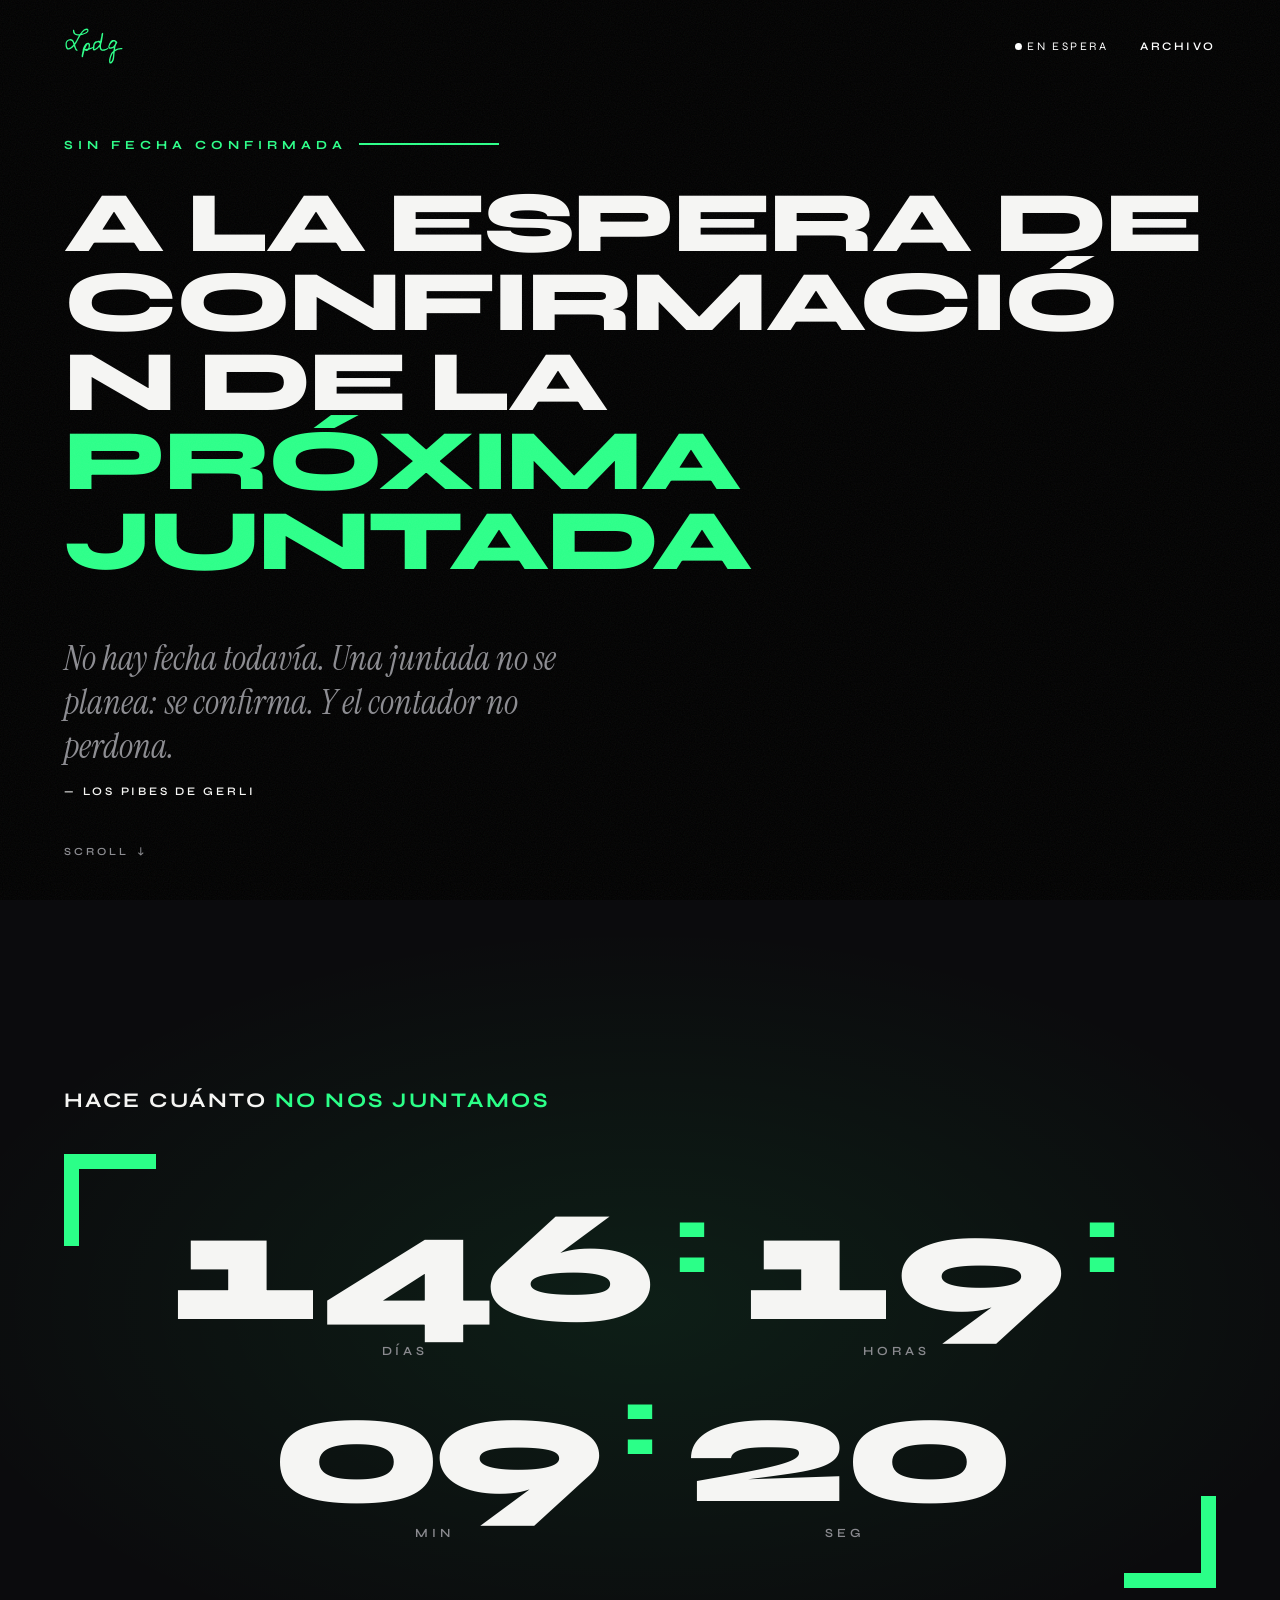
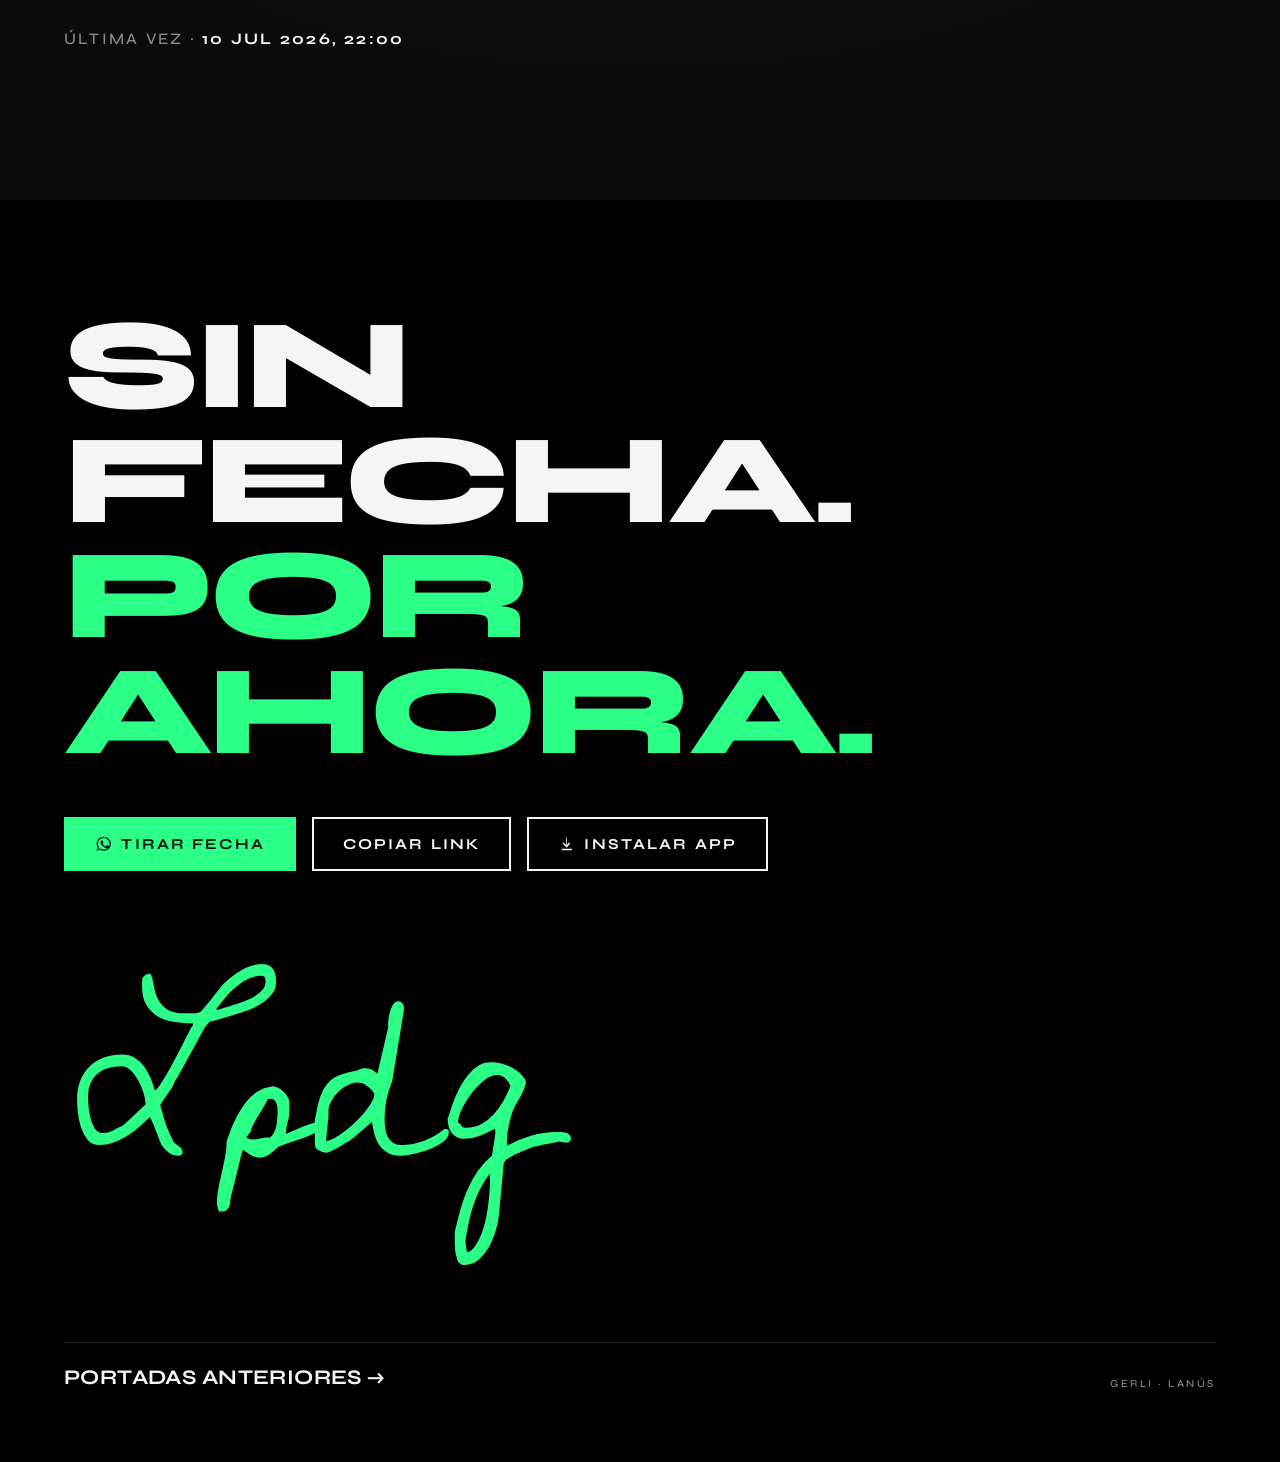
<file: index.html>
<!DOCTYPE html>
<html lang="es">
<head>
<meta charset="UTF-8" />
<meta name="viewport" content="width=device-width, initial-scale=1.0, viewport-fit=cover" />
<title>Los pibes de Gerli · EN ESPERA</title>
<meta name="description" content="Los pibes de Gerli (LPDG) — a la espera de confirmación de la próxima juntada. Hace cuánto que no nos juntamos." />
<meta name="robots" content="index,follow" />
<meta name="theme-color" content="#000000" />
<link rel="canonical" href="https://felipendelicia.github.io/LPDG/" />

<!-- Open Graph (WhatsApp, Facebook, Telegram…) -->
<meta property="og:site_name" content="Los pibes de Gerli" />
<meta property="og:locale" content="es_AR" />
<meta property="og:type" content="website" />
<meta property="og:url" content="https://felipendelicia.github.io/LPDG/" />
<meta property="og:title" content="Los pibes de Gerli (LPDG) — EN ESPERA" />
<meta property="og:description" content="Sin fecha todavía. Mirá hace cuánto que no nos juntamos." />
<meta property="og:image" content="https://felipendelicia.github.io/LPDG/photos/og-cover.png" />
<meta property="og:image:secure_url" content="https://felipendelicia.github.io/LPDG/photos/og-cover.png" />
<meta property="og:image:type" content="image/png" />
<meta property="og:image:width" content="1200" />
<meta property="og:image:height" content="630" />
<meta property="og:image:alt" content="Los pibes de Gerli — EN ESPERA" />

<!-- Twitter / X -->
<meta name="twitter:card" content="summary_large_image" />
<meta name="twitter:title" content="Los pibes de Gerli (LPDG) — EN ESPERA" />
<meta name="twitter:description" content="Sin fecha todavía. Mirá hace cuánto que no nos juntamos." />
<meta name="twitter:image" content="https://felipendelicia.github.io/LPDG/photos/og-cover.png" />
<meta name="twitter:image:alt" content="Los pibes de Gerli — EN ESPERA" />

<!-- PWA / instalable -->
<link rel="manifest" href="manifest.webmanifest" />
<meta name="mobile-web-app-capable" content="yes" />
<meta name="apple-mobile-web-app-capable" content="yes" />
<meta name="apple-mobile-web-app-status-bar-style" content="black" />
<meta name="apple-mobile-web-app-title" content="LPDG" />
<link rel="apple-touch-icon" href="photos/apple-touch-icon.png" />

<!-- iconos -->
<link rel="icon" href="photos/logo-lpdg.svg" type="image/svg+xml" />
<link rel="icon" href="photos/icon-192.png" sizes="192x192" type="image/png" />

<script type="application/ld+json">
{
  "@context": "https://schema.org",
  "@type": "WebSite",
  "name": "Los pibes de Gerli",
  "alternateName": "LPDG",
  "url": "https://felipendelicia.github.io/LPDG/",
  "inLanguage": "es-AR",
  "description": "Los pibes de Gerli (LPDG) — a la espera de confirmación de la próxima juntada. Hace cuánto que no nos juntamos.",
  "image": "https://felipendelicia.github.io/LPDG/photos/og-cover.png"
}
</script>

<link rel="preconnect" href="https://fonts.googleapis.com" />
<link rel="preconnect" href="https://fonts.gstatic.com" crossorigin />
<link href="https://fonts.googleapis.com/css2?family=Syne:wght@400;500;600;700;800&family=Instrument+Serif:ital@0;1&display=swap" rel="stylesheet" />
<link rel="stylesheet" href="styles.css" />

<style>
  /* ---- específico de la portada actual ---- */
  section{position:relative;min-height:100svh;display:flex;flex-direction:column;justify-content:center;
    padding:clamp(5rem,12vh,8rem) var(--pad-x) clamp(3rem,8vh,5rem);max-width:1280px;margin:0 auto}

  .sec-hero .eyebrow{margin-bottom:clamp(1.2rem,3vw,2rem)}
  h1{font-weight:800;text-transform:uppercase;line-height:.92;letter-spacing:-.025em;
    font-size:clamp(2rem,7.6vw,5.4rem);max-width:none;overflow-wrap:break-word;hyphens:auto}
  h1 .v{color:var(--accent)}

  .quote{font-family:var(--font-serif);font-style:italic;color:var(--mut);
    font-size:clamp(1.3rem,3.6vw,2.1rem);line-height:1.3;max-width:34ch;margin-top:clamp(2rem,5vw,3.5rem)}
  .quote .by{display:block;font-style:normal;font-family:var(--font-display);font-weight:600;
    font-size:.72rem;letter-spacing:.24em;text-transform:uppercase;color:var(--ink);margin-top:1rem}

  .scroll{position:absolute;left:var(--pad-x);bottom:clamp(1.6rem,5vh,2.6rem);
    font-weight:600;font-size:.68rem;letter-spacing:.28em;text-transform:uppercase;color:var(--mut);
    display:flex;align-items:center;gap:.7em}
  .scroll .ar{display:inline-block;animation:bob 1.8s ease-in-out infinite}
  @keyframes bob{50%{transform:translateY(6px)}}

  /* contador */
  .sec-count{background:var(--panel)}
  .sec-count::before{content:"";position:absolute;inset:0;z-index:0;opacity:.5;pointer-events:none;
    background:radial-gradient(80% 60% at 50% 45%,rgba(43,255,136,.16),transparent 70%)}
  .count-inner{position:relative;z-index:1;width:100%}
  .kicker{font-weight:700;font-size:clamp(.9rem,2.6vw,1.3rem);letter-spacing:.12em;text-transform:uppercase;
    color:var(--ink);margin-bottom:clamp(1.5rem,4vw,2.6rem)}
  .kicker b{color:var(--accent)}
  .clockframe{position:relative;padding:clamp(1.4rem,4vw,3rem) 0}
  .clockframe::before,.clockframe::after{content:"";position:absolute;width:clamp(40px,6vw,110px);height:clamp(40px,6vw,110px)}
  .clockframe::before{top:0;left:0;border-left:clamp(8px,1.2vw,15px) solid var(--accent);border-top:clamp(8px,1.2vw,15px) solid var(--accent)}
  .clockframe::after{bottom:0;right:0;border-right:clamp(8px,1.2vw,15px) solid var(--accent);border-bottom:clamp(8px,1.2vw,15px) solid var(--accent)}
  .clock{display:flex;align-items:flex-start;justify-content:center;gap:clamp(.3rem,2.2vw,1.6rem);flex-wrap:wrap}
  .cell{display:flex;flex-direction:column;align-items:center;gap:.6rem;min-width:clamp(60px,18vw,150px)}
  .num{font-weight:800;font-variant-numeric:tabular-nums;line-height:.82;letter-spacing:-.04em;
    font-size:clamp(3.2rem,17vw,10rem);color:var(--ink);transition:transform .12s ease}
  .num.tick{transform:translateY(-4px)}
  .lbl{font-weight:600;font-size:clamp(.55rem,1.6vw,.78rem);letter-spacing:.32em;text-transform:uppercase;color:var(--mut)}
  .sep{font-weight:800;color:var(--accent);line-height:.82;font-size:clamp(2rem,10vw,6rem)}
  @media (max-width:480px){.sep{display:none}.cell{min-width:22vw}}
  .since{margin-top:clamp(1.6rem,4vw,2.6rem);font-weight:500;font-size:clamp(.78rem,2.2vw,1rem);
    letter-spacing:.14em;text-transform:uppercase;color:var(--mut)}
  .since b{color:var(--ink);font-weight:700}

  /* cta */
  .statement{font-weight:800;text-transform:uppercase;line-height:.9;letter-spacing:-.03em;
    font-size:clamp(2.5rem,12vw,8rem)}
  .statement .v{color:var(--accent)}
  .acts{display:flex;gap:1rem;flex-wrap:wrap;margin-top:clamp(2rem,5vw,3rem)}
  .lpdg{display:block;width:min(520px,80%);height:auto;margin-top:clamp(2.5rem,7vw,5rem);user-select:none}
  .foot{display:flex;justify-content:space-between;align-items:flex-end;gap:1rem;flex-wrap:wrap;
    margin-top:clamp(2rem,6vw,4rem);padding-top:1.4rem;border-top:1px solid var(--line)}
  .foot a{color:var(--ink);text-decoration:none;font-weight:700;font-size:clamp(.95rem,3vw,1.3rem);
    letter-spacing:.02em;text-transform:uppercase;display:inline-flex;align-items:center;gap:.5em;transition:color .2s}
  .foot a:hover{color:var(--accent)}
  .foot .meta{font-weight:500;font-size:.66rem;letter-spacing:.24em;text-transform:uppercase;color:var(--mut)}
</style>
</head>
<body>
  <nav class="nav">
    <a class="brand" href="index.html" aria-label="Los pibes de Gerli — inicio"><img src="photos/logo-lpdg.svg" alt="Los pibes de Gerli" /></a>
    <span class="nav-r">
      <span class="st"><span class="dot"></span>en espera</span>
      <a href="archivo.html">Archivo</a>
    </span>
  </nav>

  <!-- HERO -->
  <section class="sec-hero">
    <p class="eyebrow reveal">Sin fecha confirmada</p>
    <h1 class="reveal d1">A la espera de confirmación de la <span class="v">próxima juntada</span></h1>
    <p class="quote reveal d2">No hay fecha todavía. Una juntada no se planea: se confirma. Y el contador no perdona.
      <span class="by">— Los pibes de Gerli</span></p>
    <span class="scroll reveal d3">scroll <span class="ar">↓</span></span>
  </section>

  <!-- CONTADOR -->
  <section class="sec-count">
    <div class="count-inner">
      <p class="kicker reveal">Hace cuánto <b>no nos juntamos</b></p>
      <div class="clockframe reveal d1">
        <div class="clock" id="clock">
          <div class="cell"><span class="num" id="d">00</span><span class="lbl">días</span></div>
          <span class="sep">:</span>
          <div class="cell"><span class="num" id="h">00</span><span class="lbl">horas</span></div>
          <span class="sep">:</span>
          <div class="cell"><span class="num" id="m">00</span><span class="lbl">min</span></div>
          <span class="sep">:</span>
          <div class="cell"><span class="num" id="s">00</span><span class="lbl">seg</span></div>
        </div>
      </div>
      <p class="since reveal d2">última vez · <b id="lastDate">—</b></p>
    </div>
  </section>

  <!-- CTA -->
  <section class="sec-cta">
    <h2 class="statement reveal">Sin fecha.<br><span class="v">Por ahora.</span></h2>
    <div class="acts reveal d1">
      <button class="btn v" id="propose">
        <svg viewBox="0 0 32 32" aria-hidden="true"><path d="M16 3a13 13 0 0 0-11 19.9L3 29l6.3-1.9A13 13 0 1 0 16 3zm0 2.4a10.6 10.6 0 1 1-5.6 19.6l-.4-.2-3.7 1.1 1.1-3.6-.3-.4A10.6 10.6 0 0 1 16 5.4zm-3.6 4.8c-.3 0-.7.1-1 .4-.4.4-1.3 1.3-1.3 3.1s1.4 3.6 1.5 3.9c.2.3 2.6 4.1 6.4 5.6 3.1 1.2 3.8 1 4.5.9.7-.1 2.2-.9 2.5-1.8.3-.9.3-1.6.2-1.8-.1-.2-.4-.3-.8-.5s-2.2-1.1-2.5-1.2c-.3-.1-.6-.2-.8.2-.2.3-.9 1.2-1.1 1.4-.2.2-.4.3-.8.1-.4-.2-1.6-.6-3-1.9-1.1-1-1.9-2.2-2.1-2.6-.2-.4 0-.6.2-.8l.6-.7c.2-.2.2-.4.4-.6.1-.3.1-.5 0-.7l-1-2.5c-.3-.6-.5-.5-.8-.5h-.5z"/></svg>
        Tirar fecha
      </button>
      <button class="btn" id="copy">Copiar link</button>
      <button class="btn" id="install" hidden>
        <svg viewBox="0 0 24 24" aria-hidden="true"><path d="M12 3v10.6l3.3-3.3 1.4 1.4L12 17.4 6.3 11.7l1.4-1.4L11 13.6V3h1zM5 19h14v2H5v-2z"/></svg>
        Instalar app
      </button>
    </div>
    <img class="lpdg reveal d2" src="photos/logo-lpdg.svg" alt="Los pibes de Gerli" />
    <div class="foot reveal">
      <a href="archivo.html">Portadas anteriores →</a>
      <span class="meta">Gerli · Lanús</span>
    </div>
  </section>

  <div class="toast" id="toast">link copiado</div>

<script>
  document.documentElement.classList.add('js');

  // ---- ancla: última juntada ----
  const ANCHOR = new Date('2026-07-10T19:00:00-03:00');
  const ANCHOR_MS = ANCHOR.getTime();

  const el = {d:document.getElementById('d'),h:document.getElementById('h'),m:document.getElementById('m'),s:document.getElementById('s')};
  const pad = (n)=>String(n).padStart(2,'0');
  function set(node,v){const x=pad(v);if(node.textContent!==x){node.textContent=x;node.classList.add('tick');setTimeout(()=>node.classList.remove('tick'),120);}}

  function tick(){
    const diff = Math.max(0, Date.now() - ANCHOR_MS);
    const sec = Math.floor(diff/1000);
    set(el.d, Math.floor(sec/86400));
    set(el.h, Math.floor(sec%86400/3600));
    set(el.m, Math.floor(sec%3600/60));
    set(el.s, sec%60);
    requestAnimationFrame(tick);
  }
  tick();

  const MESES=['ene','feb','mar','abr','may','jun','jul','ago','sep','oct','nov','dic'];
  document.getElementById('lastDate').textContent =
    pad(ANCHOR.getDate())+' '+MESES[ANCHOR.getMonth()]+' '+ANCHOR.getFullYear()+', '+pad(ANCHOR.getHours())+':'+pad(ANCHOR.getMinutes());

  // ---- reveal on scroll ----
  const io=new IntersectionObserver((entries)=>{
    entries.forEach(e=>{if(e.isIntersecting){e.target.classList.add('in');io.unobserve(e.target);}});
  },{threshold:.18});
  document.querySelectorAll('.reveal').forEach(n=>io.observe(n));

  // ---- compartir ----
  function elapsedTxt(){
    const sec=Math.floor(Math.max(0,Date.now()-ANCHOR_MS)/1000);
    const d=Math.floor(sec/86400),h=Math.floor(sec%86400/3600),m=Math.floor(sec%3600/60);
    const p=[];
    if(d) p.push(d+(d===1?' día':' días'));
    if(h) p.push(h+'h');
    if(m && !d) p.push(m+'min');
    return p.join(' ')||'unos minutos';
  }
  function shareText(){
    return 'Hace '+elapsedTxt()+' que no nos juntamos y seguimos sin fecha. ¿Cuándo caemos? Tirá una.';
  }

  const toast=document.getElementById('toast');
  function showToast(m){toast.textContent=m;toast.classList.add('show');setTimeout(()=>toast.classList.remove('show'),1800);}
  document.getElementById('propose').onclick=async()=>{
    const text=shareText(), url=location.href;
    if(navigator.share){try{await navigator.share({title:'Próxima juntada',text,url});return;}catch(e){if(e.name==='AbortError')return;}}
    window.open('https://wa.me/?text='+encodeURIComponent(text+' '+url),'_blank');
  };
  document.getElementById('copy').onclick=async()=>{
    try{await navigator.clipboard.writeText(location.href);showToast('link copiado');}
    catch(e){showToast(location.href);}
  };

  // ---- PWA: instalar app ----
  const installBtn=document.getElementById('install');
  const standalone=matchMedia('(display-mode: standalone)').matches||navigator.standalone===true;
  const isIOS=/iphone|ipad|ipod/i.test(navigator.userAgent);
  let deferred=null;
  window.addEventListener('beforeinstallprompt',(e)=>{e.preventDefault();deferred=e;if(!standalone)installBtn.hidden=false;});
  if(isIOS && !standalone) installBtn.hidden=false;  // iOS no dispara beforeinstallprompt
  installBtn.onclick=async()=>{
    if(deferred){deferred.prompt();await deferred.userChoice;deferred=null;installBtn.hidden=true;return;}
    showToast('Compartir → “Agregar a inicio”');
  };
  window.addEventListener('appinstalled',()=>{installBtn.hidden=true;deferred=null;});

  // ---- service worker (offline + instalable) ----
  if('serviceWorker' in navigator){
    addEventListener('load',()=>navigator.serviceWorker.register('sw.js').catch(()=>{}));
  }
</script>
</body>
</html>
</file>
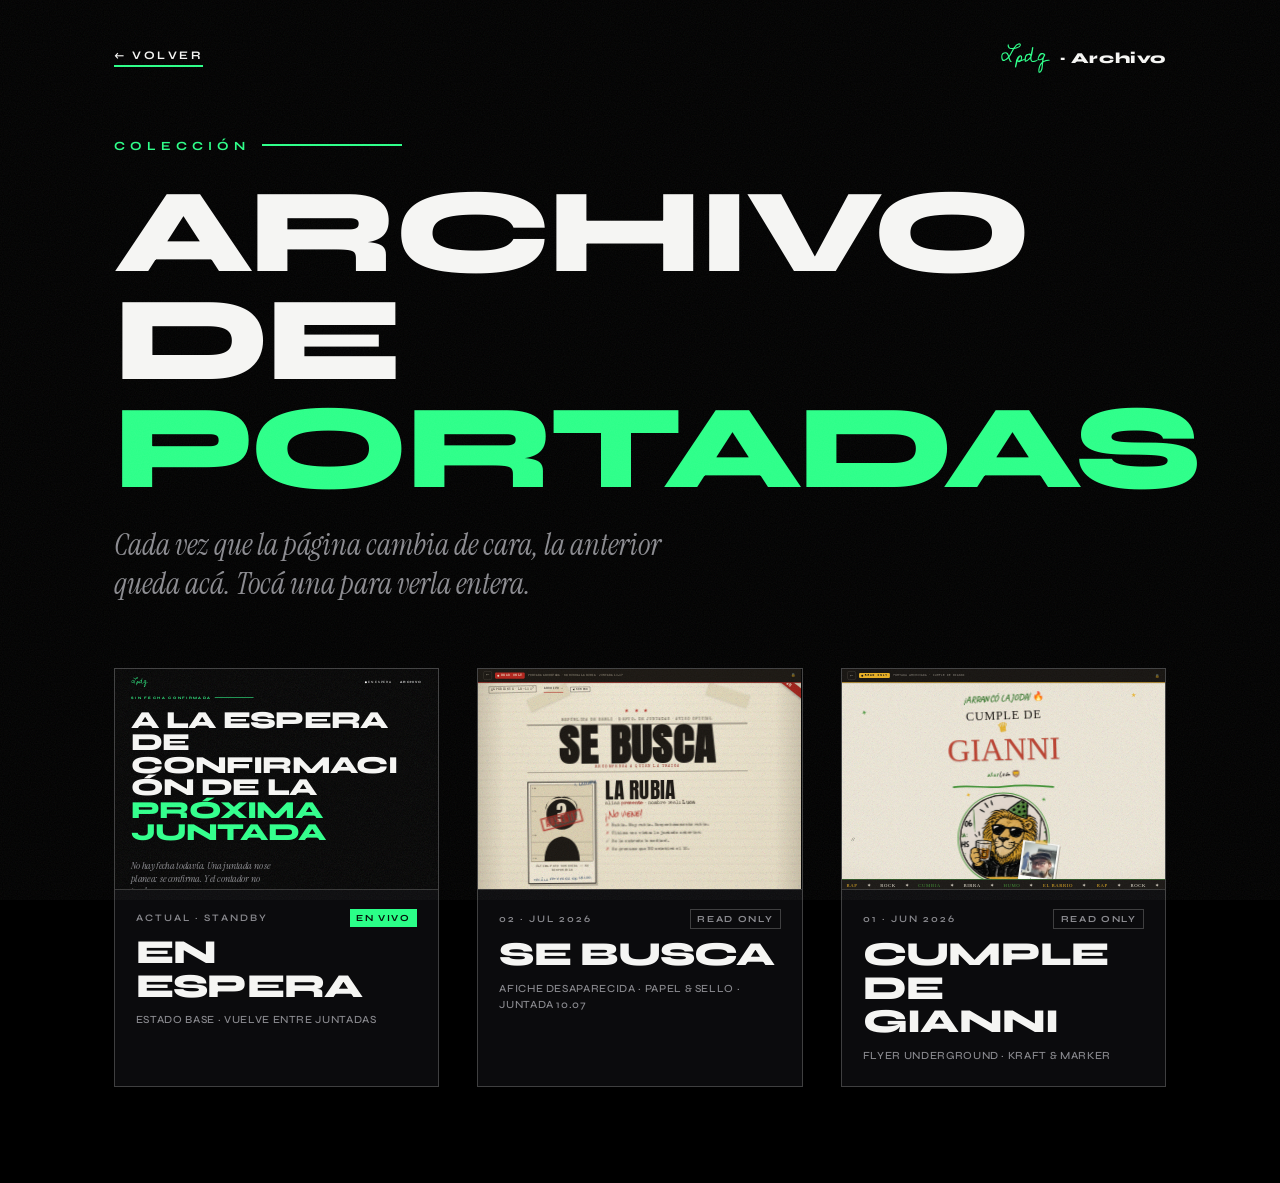
<file: archivo.html>
<!DOCTYPE html>
<html lang="es">
<head>
<meta charset="UTF-8" />
<meta name="viewport" content="width=device-width, initial-scale=1.0, viewport-fit=cover" />
<title>Los pibes de Gerli · Archivo</title>
<meta name="description" content="Archivo de portadas de Los pibes de Gerli (LPDG): la actual y todas las anteriores." />
<meta name="robots" content="index,follow" />
<meta name="theme-color" content="#000000" />
<link rel="canonical" href="https://felipendelicia.github.io/LPDG/archivo.html" />

<!-- Open Graph -->
<meta property="og:site_name" content="Los pibes de Gerli" />
<meta property="og:locale" content="es_AR" />
<meta property="og:type" content="website" />
<meta property="og:url" content="https://felipendelicia.github.io/LPDG/archivo.html" />
<meta property="og:title" content="Los pibes de Gerli (LPDG) — Archivo de portadas" />
<meta property="og:description" content="Cada vez que la página cambia de cara, la anterior queda acá." />
<meta property="og:image" content="https://felipendelicia.github.io/LPDG/photos/og-cover.png" />
<meta property="og:image:secure_url" content="https://felipendelicia.github.io/LPDG/photos/og-cover.png" />
<meta property="og:image:type" content="image/png" />
<meta property="og:image:width" content="1200" />
<meta property="og:image:height" content="630" />
<meta property="og:image:alt" content="Los pibes de Gerli — Archivo" />

<!-- Twitter / X -->
<meta name="twitter:card" content="summary_large_image" />
<meta name="twitter:title" content="Los pibes de Gerli (LPDG) — Archivo de portadas" />
<meta name="twitter:description" content="Cada vez que la página cambia de cara, la anterior queda acá." />
<meta name="twitter:image" content="https://felipendelicia.github.io/LPDG/photos/og-cover.png" />

<!-- PWA / instalable -->
<link rel="manifest" href="manifest.webmanifest" />
<meta name="mobile-web-app-capable" content="yes" />
<meta name="apple-mobile-web-app-capable" content="yes" />
<meta name="apple-mobile-web-app-status-bar-style" content="black" />
<meta name="apple-mobile-web-app-title" content="LPDG" />
<link rel="apple-touch-icon" href="photos/apple-touch-icon.png" />

<!-- iconos -->
<link rel="icon" href="photos/logo-lpdg.svg" type="image/svg+xml" />
<link rel="icon" href="photos/icon-192.png" sizes="192x192" type="image/png" />

<link rel="preconnect" href="https://fonts.googleapis.com" />
<link rel="preconnect" href="https://fonts.gstatic.com" crossorigin />
<link href="https://fonts.googleapis.com/css2?family=Syne:wght@400;500;600;700;800&family=Instrument+Serif:ital@0;1&display=swap" rel="stylesheet" />
<link rel="stylesheet" href="styles.css" />

<style>
  /* ---- específico del archivo ---- */
  .wrap{position:relative;z-index:2;max-width:1180px;margin:0 auto;padding:clamp(1.4rem,5vw,2.6rem) var(--pad-x) 6rem}

  .top{display:flex;align-items:center;gap:1rem;justify-content:space-between;margin-bottom:clamp(2.4rem,8vw,4rem)}
  .top a.back{color:var(--ink);text-decoration:none;font-weight:700;font-size:.72rem;letter-spacing:.22em;text-transform:uppercase;
    display:inline-flex;align-items:center;gap:.6em;border-bottom:2px solid var(--accent);padding-bottom:3px;transition:color .2s}
  .top a.back:hover{color:var(--accent)}
  .top .brand{display:flex;align-items:center;gap:.55em;font-weight:800;letter-spacing:.04em;font-size:.95rem;color:var(--ink)}
  .top .brand img{height:clamp(26px,5vw,32px);width:auto;display:block}

  .head{margin-bottom:clamp(2.4rem,8vw,4rem)}
  .head .eyebrow{margin-bottom:clamp(1rem,3vw,1.6rem)}
  .title{font-weight:800;text-transform:uppercase;line-height:.9;letter-spacing:-.03em;
    font-size:clamp(2.8rem,12vw,7.5rem)}
  .title .v{color:var(--accent)}
  .lede{font-family:var(--font-serif);font-style:italic;color:var(--mut);
    font-size:clamp(1.2rem,3.2vw,1.9rem);line-height:1.3;max-width:40ch;margin-top:1.4rem}

  .grid{display:grid;grid-template-columns:repeat(auto-fill,minmax(300px,1fr));gap:clamp(1.4rem,4vw,2.4rem)}

  .card{position:relative;display:flex;flex-direction:column;text-decoration:none;color:inherit;
    background:var(--panel);border:1px solid var(--line-2);overflow:hidden;
    transition:transform .3s cubic-bezier(.2,.7,.2,1),border-color .25s}
  .card:hover{transform:translateY(-6px);border-color:var(--accent)}

  .shot{position:relative;width:100%;aspect-ratio:1140/780;overflow:hidden;background:#000;border-bottom:1px solid var(--line-2)}
  .shot iframe{position:absolute;top:0;left:0;width:1140px;height:780px;border:0;
    transform:scale(var(--s,.26));transform-origin:top left;pointer-events:none}
  .shot::after{content:"";position:absolute;inset:0;background:rgba(43,255,136,0);transition:background .25s}
  .card:hover .shot::after{background:rgba(43,255,136,.14)}
  .open{position:absolute;left:50%;top:50%;transform:translate(-50%,-50%) scale(.9);z-index:2;
    background:var(--accent);color:#04140a;font-weight:700;font-size:.7rem;letter-spacing:.18em;text-transform:uppercase;
    padding:.85em 1.3em;opacity:0;transition:opacity .25s,transform .25s}
  .card:hover .open{opacity:1;transform:translate(-50%,-50%) scale(1)}

  .meta{padding:1.2rem 1.3rem 1.4rem;display:flex;flex-direction:column;gap:.55rem}
  .row{display:flex;align-items:center;justify-content:space-between;gap:.8rem}
  .idx{font-weight:600;font-size:.62rem;letter-spacing:.2em;text-transform:uppercase;color:var(--mut)}
  .tag{font-weight:700;font-size:.58rem;letter-spacing:.18em;text-transform:uppercase;padding:.35em .7em;white-space:nowrap}
  .tag.live{background:var(--accent);color:#04140a}
  .tag.ro{background:transparent;color:var(--mut);border:1px solid var(--line-2)}
  .tag.standby{background:transparent;color:var(--accent);border:1px solid var(--accent)}
  .name{font-weight:800;font-size:clamp(1.5rem,4vw,2.1rem);line-height:1;letter-spacing:-.02em;text-transform:uppercase}
  .desc{font-weight:500;font-size:.68rem;letter-spacing:.06em;color:var(--mut);line-height:1.5;text-transform:uppercase}
</style>
</head>
<body>
  <div class="wrap">
    <div class="top">
      <a class="back" href="index.html">← Volver</a>
      <span class="brand"><img src="photos/logo-lpdg.svg" alt="LPDG" /> · Archivo</span>
    </div>

    <header class="head">
      <p class="eyebrow reveal">Colección</p>
      <h1 class="title reveal d1">Archivo de <span class="v">portadas</span></h1>
      <p class="lede reveal d2">Cada vez que la página cambia de cara, la anterior queda acá. Tocá una para verla entera.</p>
    </header>

    <div class="grid">

      <a class="card reveal" href="index.html">
        <div class="shot"><iframe src="index.html" loading="lazy" tabindex="-1" scrolling="no" title="En espera"></iframe></div>
        <span class="open">abrir ↗</span>
        <div class="meta">
          <div class="row"><span class="idx">actual · standby</span><span class="tag live">en vivo</span></div>
          <div class="name">En espera</div>
          <div class="desc">Estado base · vuelve entre juntadas</div>
        </div>
      </a>

      <a class="card reveal d1" href="legacy/se-busca.html">
        <div class="shot"><iframe src="legacy/se-busca.html" loading="lazy" tabindex="-1" scrolling="no" title="Se busca: la rubia"></iframe></div>
        <span class="open">abrir ↗</span>
        <div class="meta">
          <div class="row"><span class="idx">02 · jul 2026</span><span class="tag ro">read only</span></div>
          <div class="name">Se busca</div>
          <div class="desc">Afiche desaparecida · papel &amp; sello · juntada 10.07</div>
        </div>
      </a>

      <a class="card reveal d2" href="legacy/cumple-gianni.html">
        <div class="shot"><iframe src="legacy/cumple-gianni.html" loading="lazy" tabindex="-1" scrolling="no" title="Cumple de Gianni"></iframe></div>
        <span class="open">abrir ↗</span>
        <div class="meta">
          <div class="row"><span class="idx">01 · jun 2026</span><span class="tag ro">read only</span></div>
          <div class="name">Cumple de Gianni</div>
          <div class="desc">Flyer underground · kraft & marker</div>
        </div>
      </a>

    </div>
  </div>

<script>
  document.documentElement.classList.add('js');

  // escala cada preview: el iframe (1140px lógicos) entra justo en la card
  function fit(){
    document.querySelectorAll('.shot').forEach(s=>{ s.style.setProperty('--s', s.clientWidth/1140); });
  }
  fit();
  addEventListener('resize',fit);
  addEventListener('load',fit);

  // reveal
  const io=new IntersectionObserver((es)=>{es.forEach(e=>{if(e.isIntersecting){e.target.classList.add('in');io.unobserve(e.target);}});},{threshold:.12});
  document.querySelectorAll('.reveal').forEach(n=>io.observe(n));

  // service worker (offline + instalable)
  if('serviceWorker' in navigator){
    addEventListener('load',()=>navigator.serviceWorker.register('sw.js').catch(()=>{}));
  }
</script>
</body>
</html>
</file>
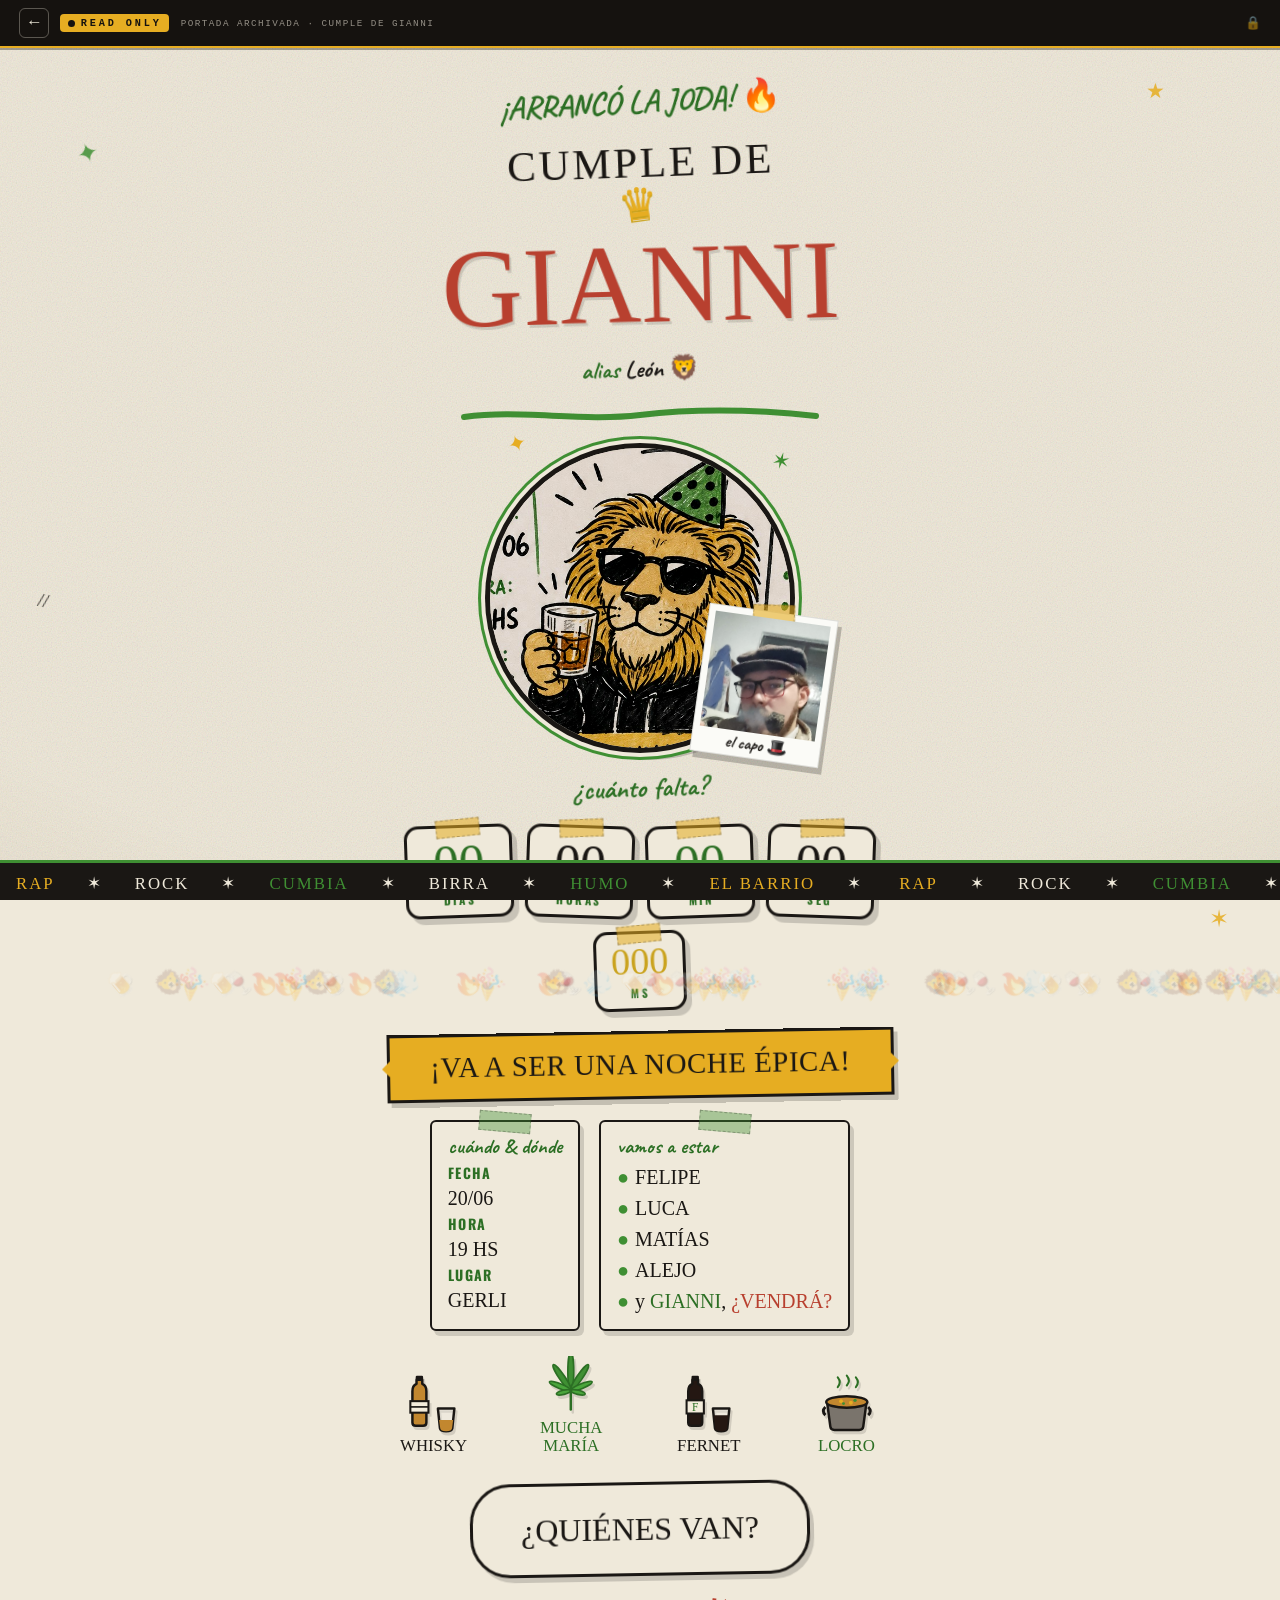
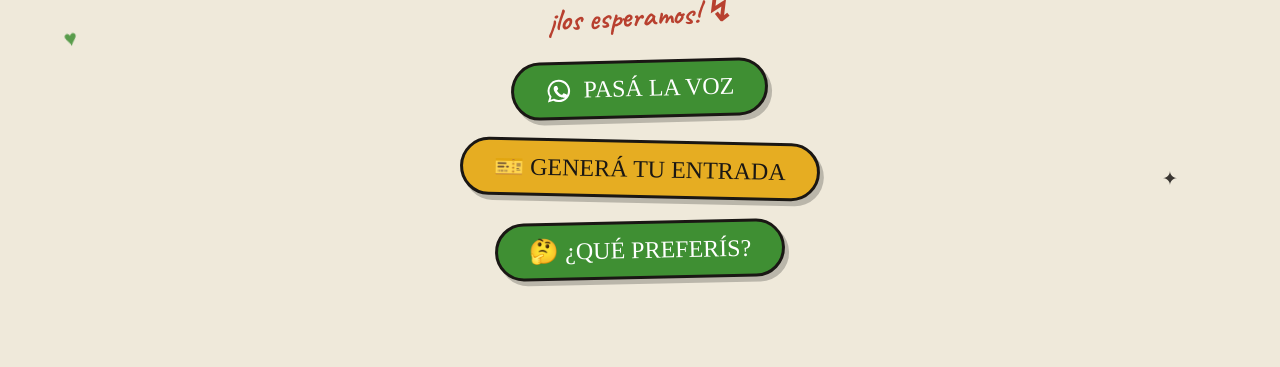
<file: legacy/cumple-gianni.html>
<!DOCTYPE html>
<html lang="es">
<head>
<meta charset="UTF-8" />
<meta name="viewport" content="width=device-width, initial-scale=1.0, viewport-fit=cover" />
<title>CUMPLE DE GIANNI · Cuenta Regresiva</title>
<meta name="description" content="Cuenta regresiva pal cumple de Gianni (alias León) en Gerli, Lanús. Whisky, fernet, locro, humo y mucha joda." />

<!-- Open Graph -->
<meta property="og:title" content="CUMPLE DE GIANNI 🦁 — alias León" />
<meta property="og:description" content="Faltan días pa' la joda. Gerli, Lanús · 20/06 19hs. ¡Va a ser una noche épica!" />
<meta property="og:type" content="website" />
<meta property="og:image" content="../photos/leon.jpeg" />

<link rel="preconnect" href="https://fonts.googleapis.com" />
<link rel="preconnect" href="https://fonts.gstatic.com" crossorigin />
<link href="https://fonts.googleapis.com/css2?family=Permanent+Marker&family=Caveat:wght@500;700&family=Oswald:wght@500;700&display=swap" rel="stylesheet" />

<style>
  :root{
    --paper:#efe9da;--paper-2:#e7e0cf;--ink:#1a1714;
    --green:#3f8f33;--green-d:#2c6f24;--gold:#e6ad22;--gold-d:#caa31f;--red:#b8402f;
  }
  *{margin:0;padding:0;box-sizing:border-box}
  html,body{width:100%;min-height:100%}
  body{
    font-family:'Oswald',sans-serif;color:var(--ink);background:var(--paper);
    -webkit-font-smoothing:antialiased;position:relative;overflow-x:hidden;cursor:crosshair;
  }
  body::before{
    content:"";position:fixed;inset:0;z-index:0;pointer-events:none;opacity:.5;mix-blend-mode:multiply;
    background-image:url("data:image/svg+xml,%3Csvg xmlns='http://www.w3.org/2000/svg' width='220' height='220'%3E%3Cfilter id='n'%3E%3CfeTurbulence type='fractalNoise' baseFrequency='0.8' numOctaves='3'/%3E%3C/filter%3E%3Crect width='100%25' height='100%25' filter='url(%23n)' opacity='0.45'/%3E%3C/svg%3E");
  }
  body::after{
    content:"";position:fixed;inset:0;z-index:0;pointer-events:none;
    background:radial-gradient(120% 100% at 50% 40%, transparent 60%, rgba(120,95,40,.12) 100%);
  }

  .smoke{position:fixed;bottom:-12vmin;z-index:0;pointer-events:none;width:30vmin;height:30vmin;border-radius:50%;
    background:radial-gradient(circle, rgba(90,80,60,.10), transparent 65%);filter:blur(10px);opacity:0;animation:rise linear infinite}
  .smoke.s1{left:10%;animation-duration:19s}.smoke.s2{left:46%;animation-duration:24s;animation-delay:7s}.smoke.s3{left:78%;animation-duration:21s;animation-delay:3s}
  @keyframes rise{0%{transform:translateY(0) scale(.8);opacity:0}15%{opacity:.8}100%{transform:translateY(-115vh) scale(1.5);opacity:0}}

  .sheet{position:relative;z-index:1;max-width:600px;margin:0 auto;
    padding:clamp(1.2rem,5vw,2.4rem) clamp(1rem,4vw,1.8rem) 5.5rem;
    display:flex;flex-direction:column;align-items:center;text-align:center;gap:clamp(.8rem,2.4vw,1.3rem)}

  .doodle{position:absolute;font-family:'Permanent Marker',cursive;pointer-events:none;color:var(--green);opacity:.85;z-index:1}
  .dk{color:var(--ink)}.dy{color:var(--gold)}
  .d1{top:7%;left:6%;font-size:1.6rem;transform:rotate(-18deg)}.d2{top:4%;right:9%;font-size:1.3rem}
  .d3{top:30%;left:3%;font-size:1.2rem;transform:rotate(12deg)}.d4{top:46%;right:4%;font-size:1.5rem}
  .d5{bottom:16%;left:5%;font-size:1.4rem;transform:rotate(-10deg)}.d6{bottom:9%;right:8%;font-size:1.2rem}

  .eyebrow{font-family:'Caveat',cursive;font-weight:700;font-size:clamp(1.3rem,5vw,2rem);color:var(--green-d);transform:rotate(-3deg);line-height:1;animation:fade .7s ease .2s both}

  .title-wrap{display:flex;flex-direction:column;align-items:center;gap:.18em;margin-top:.1rem}
  .t-small{font-family:'Permanent Marker',cursive;font-size:clamp(1.5rem,7vw,2.7rem);letter-spacing:.06em;transform:rotate(-2deg);color:var(--ink);line-height:1;animation:fade .7s ease .3s both}
  .t-name{position:relative;display:inline-block;font-family:'Permanent Marker',cursive;font-size:clamp(3.2rem,16vw,7rem);line-height:.9;padding-top:.42em;transform:rotate(-1.5deg);text-shadow:2px 3px 0 rgba(0,0,0,.12);animation:sprayOn .9s ease .35s both}
  .crown{position:absolute;top:-.05em;left:50%;transform:translateX(-50%) rotate(-7deg);font-size:.4em;color:var(--gold);text-shadow:0 2px 0 var(--gold-d)}
  .apodo{font-family:'Caveat',cursive;font-weight:700;color:var(--green-d);font-size:clamp(1.05rem,4vw,1.5rem);transform:rotate(-2deg);margin-top:-.1rem;animation:fade .7s ease .5s both}
  .apodo b{color:var(--ink)}
  @keyframes sprayOn{0%{opacity:0;filter:blur(14px);transform:rotate(-1.5deg) scale(1.08)}60%{opacity:1;filter:blur(0)}}
  @keyframes fade{0%{opacity:0;transform:translateY(10px)}}

  .scribble{width:min(78%,360px);height:18px;margin-top:.1rem;animation:fade .6s ease .7s both}
  .scribble path{fill:none;stroke:var(--green);stroke-width:6;stroke-linecap:round}

  .lion{position:relative;width:clamp(190px,52vw,300px);aspect-ratio:1;margin:.2rem 0 .1rem;animation:pop .6s cubic-bezier(.2,1.5,.4,1) .6s both}
  .lion-frame{position:absolute;inset:0;border-radius:50%;overflow:hidden;cursor:pointer;
    box-shadow:0 0 0 5px var(--ink),0 0 0 9px var(--paper),0 0 0 12px var(--green),10px 12px 0 rgba(0,0,0,.18);background:var(--paper-2);transition:transform .2s}
  .lion-frame:hover{transform:rotate(-2deg) scale(1.02)}
  .lion-frame.shake{animation:shake .5s}
  @keyframes shake{0%,100%{transform:rotate(0)}20%{transform:rotate(-4deg)}40%{transform:rotate(4deg)}60%{transform:rotate(-3deg)}80%{transform:rotate(3deg)}}
  .lion-frame img{position:absolute;width:185%;left:-34%;top:-70%;filter:contrast(1.04) saturate(1.05)}
  .lion .spark{position:absolute;font-family:'Permanent Marker',cursive;color:var(--ink);font-size:1.4rem;pointer-events:none}
  .lion .sp1{top:-6%;left:6%;transform:rotate(-20deg);color:var(--gold)}
  .lion .sp2{top:0;right:0;transform:rotate(15deg);color:var(--green)}
  @keyframes pop{0%{opacity:0;transform:translateY(24px) scale(.85)}}

  .polaroid{position:absolute;bottom:-4%;right:-13%;width:clamp(86px,24vw,130px);background:#fbfbf7;padding:6px 6px 4px;
    border:1px solid rgba(0,0,0,.12);box-shadow:4px 6px 0 rgba(0,0,0,.22);transform:rotate(8deg);z-index:4;animation:drop .7s cubic-bezier(.2,1.4,.4,1) 1s both}
  .polaroid::before{content:"";position:absolute;top:-8px;left:50%;transform:translateX(-50%) rotate(-6deg);width:40px;height:15px;background:rgba(230,173,34,.6);border:1px dashed rgba(0,0,0,.25)}
  .pol-img{position:relative;width:100%;aspect-ratio:1;overflow:hidden;background:#222}
  .pol-img img{position:absolute;width:115%;left:-13%;top:-34%;filter:contrast(1.05)}
  .pol-cap{display:block;font-family:'Caveat',cursive;font-weight:700;color:var(--ink);font-size:clamp(.8rem,3vw,1.05rem);text-align:center;line-height:1.05;margin-top:3px}
  @keyframes drop{0%{opacity:0;transform:translateY(-30px) rotate(0) scale(.6)}}

  .clock-cap{font-family:'Caveat',cursive;font-weight:700;font-size:clamp(1.2rem,4.5vw,1.7rem);color:var(--green-d);transform:rotate(-2deg)}
  .clock{display:flex;flex-wrap:wrap;justify-content:center;gap:clamp(.45rem,2vw,.8rem);width:100%}
  .cell{position:relative;min-width:clamp(62px,17vw,108px);background:var(--paper);border:3px solid var(--ink);border-radius:14px;
    padding:.5rem .35rem .4rem;box-shadow:5px 6px 0 rgba(0,0,0,.16);animation:pop .55s cubic-bezier(.2,1.5,.4,1) both}
  .cell:nth-child(1){animation-delay:.9s}.cell:nth-child(2){animation-delay:1s}.cell:nth-child(3){animation-delay:1.1s}.cell:nth-child(4){animation-delay:1.2s}.cell:nth-child(5){animation-delay:1.3s}
  .cell:nth-child(odd){transform:rotate(-2deg)}.cell:nth-child(even){transform:rotate(2deg)}
  .cell::before{content:"";position:absolute;top:-9px;left:50%;transform:translateX(-50%) rotate(-4deg);width:42px;height:16px;background:rgba(230,173,34,.55);border:1px dashed rgba(0,0,0,.25)}
  .num{font-family:'Permanent Marker',cursive;font-size:clamp(1.8rem,7vw,3.2rem);line-height:1;color:var(--ink);font-variant-numeric:tabular-nums;transition:transform .12s}
  .num.tick{transform:scale(1.14)}
  .cell:nth-child(1) .num,.cell:nth-child(3) .num{color:var(--green-d)}
  .cell:nth-child(5) .num{color:var(--gold-d)}
  .lbl{font-family:'Oswald',sans-serif;font-weight:700;font-size:clamp(.5rem,1.7vw,.72rem);letter-spacing:.22em;text-transform:uppercase;color:var(--green-d);margin-top:.25rem}
  .cell--ms{min-width:clamp(62px,15vw,92px)}.cell--ms .num{font-size:clamp(1.4rem,5.5vw,2.4rem)}

  .banner{position:relative;background:var(--gold);color:var(--ink);font-family:'Permanent Marker',cursive;font-size:clamp(1.1rem,4.6vw,1.8rem);
    padding:.5em 1.4em;letter-spacing:.02em;transform:rotate(-1deg);box-shadow:4px 5px 0 rgba(0,0,0,.18);border:3px solid var(--ink)}
  .banner::before,.banner::after{content:"";position:absolute;top:50%;width:0;height:0;border:14px solid transparent}
  .banner::before{left:-22px;border-right-color:var(--gold);transform:translateY(-50%)}
  .banner::after{right:-22px;border-left-color:var(--gold);transform:translateY(-50%)}

  .notes{display:flex;flex-wrap:wrap;justify-content:center;gap:clamp(.6rem,3vw,1.2rem);width:100%}
  .note{background:var(--paper);border:2.5px solid var(--ink);border-radius:6px;padding:.7rem 1rem;text-align:left;box-shadow:4px 5px 0 rgba(0,0,0,.14);position:relative}
  .note::before{content:"";position:absolute;top:-10px;left:50%;transform:translateX(-50%) rotate(5deg);width:50px;height:18px;background:rgba(63,143,51,.4);border:1px dashed rgba(0,0,0,.25)}
  .note h4{font-family:'Caveat',cursive;font-weight:700;color:var(--green-d);font-size:clamp(1rem,3.6vw,1.3rem);margin-bottom:.2rem}
  .note .row{font-family:'Permanent Marker',cursive;font-size:clamp(.95rem,3.6vw,1.25rem);line-height:1.5}
  .note .row .k{color:var(--green-d);font-family:'Oswald';font-weight:700;font-size:.7em;letter-spacing:.1em;display:block;text-transform:uppercase}
  .crew-note .item{font-family:'Permanent Marker',cursive;font-size:clamp(.95rem,3.6vw,1.25rem);line-height:1.55}
  .crew-note .dot{color:var(--green);margin-right:.3em}.crew-note .host{color:var(--green-d)}
  .crew-note .q{color:var(--red)}

  .items{display:flex;flex-wrap:wrap;justify-content:center;align-items:flex-end;gap:clamp(.8rem,4vw,1.6rem);margin-top:.3rem}
  .item-x{display:flex;flex-direction:column;align-items:center;gap:.25rem;width:clamp(72px,20vw,112px)}
  .item-x .ic{width:clamp(2.6rem,10vw,3.6rem);height:auto;display:block;filter:drop-shadow(2px 3px 0 rgba(0,0,0,.12));transition:transform .2s}
  .item-x:hover .ic{transform:translateY(-4px) rotate(-4deg)}
  .item-x .nm{font-family:'Permanent Marker',cursive;font-size:clamp(.8rem,3.2vw,1.05rem);color:var(--ink);line-height:1.05}
  .item-x:nth-child(2) .nm,.item-x:nth-child(4) .nm{color:var(--green-d)}

  .bubble{position:relative;background:var(--paper);border:3px solid var(--ink);border-radius:40px;padding:.8em 1.5em;font-family:'Permanent Marker',cursive;font-size:clamp(1.2rem,5vw,2rem);box-shadow:4px 5px 0 rgba(0,0,0,.16);transform:rotate(-1deg);margin-top:.4rem}
  .esper{font-family:'Caveat',cursive;font-weight:700;color:var(--red);font-size:clamp(1.3rem,5vw,1.9rem);transform:rotate(-3deg)}

  .share{display:inline-flex;align-items:center;gap:.45em;margin-top:.3rem;cursor:pointer;
    background:var(--green);color:#fff;font-family:'Permanent Marker',cursive;font-size:clamp(1.05rem,4.4vw,1.5rem);
    border:3px solid var(--ink);border-radius:44px;padding:.5em 1.3em;box-shadow:4px 5px 0 rgba(0,0,0,.22);
    transform:rotate(-1.5deg);transition:transform .15s}
  .share:hover{transform:rotate(0) translateY(-2px)}
  .share:active{transform:translateY(1px)}
  .share svg{width:1.15em;height:1.15em;fill:#fff;flex:none}

  .mute{position:fixed;top:14px;right:14px;z-index:20;width:54px;height:54px;border-radius:50%;
    background:var(--paper);border:3px solid var(--ink);box-shadow:3px 4px 0 rgba(0,0,0,.2);
    font-size:1.4rem;cursor:pointer;transform:rotate(-6deg);display:grid;place-items:center;transition:transform .15s}
  .mute:hover{transform:rotate(0) scale(1.05)}
  .mute:not(.on){animation:nudge 1.6s ease-in-out infinite}
  .mute.on{background:var(--green);color:var(--paper)}
  @keyframes nudge{0%,100%{transform:rotate(-6deg)}50%{transform:rotate(-6deg) scale(1.1)}}
  .mute-hint{position:fixed;top:20px;right:74px;z-index:20;font-family:'Caveat',cursive;font-weight:700;color:var(--green-d);font-size:1.1rem;transform:rotate(-3deg);pointer-events:none}

  .marquee{position:fixed;bottom:0;left:0;width:100%;z-index:10;background:var(--ink);border-top:3px solid var(--green);overflow:hidden;white-space:nowrap;padding:.4rem 0}
  .marquee__t{display:inline-block;white-space:nowrap;animation:scroll 20s linear infinite}
  .marquee span{font-family:'Permanent Marker',cursive;font-size:clamp(.75rem,2.4vw,1.05rem);letter-spacing:.12em;color:var(--paper);padding:0 1rem}
  .marquee span.hot{color:var(--gold)}.marquee span.grn{color:var(--green)}
  @keyframes scroll{from{transform:translateX(0)}to{transform:translateX(-50%)}}

  .confetti{position:fixed;top:-5vh;font-size:1.5rem;z-index:30;pointer-events:none;animation:fall linear forwards}
  @keyframes fall{to{transform:translateY(112vh) rotate(680deg);opacity:.2}}

  .toast{position:fixed;left:50%;bottom:70px;transform:translateX(-50%);z-index:40;background:var(--ink);color:var(--paper);
    font-family:'Caveat',cursive;font-weight:700;font-size:1.1rem;padding:.5em 1.1em;border-radius:10px;box-shadow:3px 4px 0 rgba(0,0,0,.3);opacity:0;transition:opacity .3s;pointer-events:none}
  .toast.show{opacity:1}

  body.party .t-name{color:var(--red)}

  /* ---- ENTRADA VIP (modal + ticket + acciones) ---- */
  .ticket-cta{display:inline-flex;align-items:center;gap:.45em;margin-top:.1rem;cursor:pointer;
    background:var(--gold);color:var(--ink);font-family:'Permanent Marker',cursive;font-size:clamp(1.05rem,4.4vw,1.5rem);
    border:3px solid var(--ink);border-radius:44px;padding:.5em 1.3em;box-shadow:4px 5px 0 rgba(0,0,0,.22);
    transform:rotate(1.2deg);transition:transform .15s}
  .ticket-cta:hover{transform:rotate(0) translateY(-2px)}
  .ticket-cta:active{transform:translateY(1px)}

  .modal{position:fixed;inset:0;z-index:50;display:none;align-items:flex-start;justify-content:center;
    background:rgba(10,8,6,.74);overflow-y:auto;padding:max(3vh,16px) 14px 40px;-webkit-backdrop-filter:blur(3px);backdrop-filter:blur(3px)}
  .modal.open{display:flex}
  .modal-card{position:relative;width:min(560px,100%);background:var(--paper);border:3px solid var(--ink);border-radius:14px;
    box-shadow:8px 10px 0 rgba(0,0,0,.45);padding:clamp(1rem,4vw,1.6rem);animation:pop .4s cubic-bezier(.2,1.5,.4,1) both}
  .modal-card h3{font-family:'Permanent Marker',cursive;font-size:clamp(1.3rem,5vw,1.9rem);text-align:center;color:var(--ink)}
  .modal-sub{text-align:center;font-family:'Caveat',cursive;font-weight:700;color:var(--green-d);font-size:1.1rem;margin:.1rem 0 1rem}
  .modal-close{position:absolute;top:8px;right:10px;width:38px;height:38px;border-radius:50%;border:3px solid var(--ink);
    background:var(--paper);font-size:1.1rem;cursor:pointer;display:grid;place-items:center;box-shadow:2px 3px 0 rgba(0,0,0,.2)}

  .frm{display:flex;gap:.7rem;margin-bottom:1rem}
  .frm .f{flex:1;min-width:0}
  .frm label{display:block;font-family:'Oswald';font-weight:700;font-size:.6rem;letter-spacing:.18em;text-transform:uppercase;color:var(--green-d);margin-bottom:.25rem}
  .frm input{width:100%;background:#fff;color:var(--ink);border:3px solid var(--ink);border-radius:10px;padding:.5rem .7rem;
    font-family:'Permanent Marker',cursive;font-size:1.1rem;outline:none}
  .frm input:focus{border-color:var(--green)}

  .tk{display:flex;border:3px solid var(--ink);border-radius:10px;box-shadow:5px 6px 0 rgba(0,0,0,.25);overflow:hidden;background:var(--paper)}
  .tk-body{flex:1;padding:.9rem 1rem;min-width:0}
  .tk-eyebrow{font-family:'Caveat',cursive;font-weight:700;color:var(--green-d);font-size:1rem;transform:rotate(-2deg)}
  .tk-eyebrow b{color:var(--ink)}
  .tk-who{font-family:'Permanent Marker',cursive;font-size:clamp(1.5rem,6.5vw,2.3rem);line-height:.95;margin:.12rem 0 .15rem;word-break:break-word;color:var(--ink)}
  .tk-adm{font-family:'Oswald',sans-serif;font-weight:700;font-size:.6rem;letter-spacing:.16em;color:var(--green-d)}
  .tk-meta{display:flex;gap:1rem;font-family:'Permanent Marker',cursive;font-size:.9rem;margin-top:.5rem}
  .tk-meta .k{display:block;font-family:'Oswald',sans-serif;font-weight:700;font-size:.55rem;letter-spacing:.12em;color:var(--green-d)}
  .tk-barcode{height:30px;margin-top:.6rem;background:repeating-linear-gradient(90deg,var(--ink) 0 2px,transparent 2px 4px,var(--ink) 4px 5px,transparent 5px 9px)}
  .tk-stub{width:90px;flex:none;border-left:3px dashed var(--ink);padding:.8rem .4rem;display:flex;flex-direction:column;align-items:center;justify-content:space-between;text-align:center;background:var(--paper-2)}
  .tk-vert{writing-mode:vertical-rl;font-family:'Oswald',sans-serif;font-weight:700;letter-spacing:.2em;font-size:.58rem;color:var(--green-d)}
  .tk-num{font-family:'Permanent Marker',cursive;font-size:1.3rem;color:var(--red)}
  .tk-lion{width:44px;height:44px;border-radius:50%;overflow:hidden;border:2px solid var(--ink);position:relative;flex:none}
  .tk-lion img{position:absolute;width:185%;left:-34%;top:-70%}

  .acts{display:flex;gap:.6rem;margin-top:1rem;flex-wrap:wrap;justify-content:center}
  .acts .btn{display:inline-flex;align-items:center;gap:.4em;cursor:pointer;font-family:'Permanent Marker',cursive;font-size:1rem;
    border:3px solid var(--ink);border-radius:40px;padding:.45em 1.1em;box-shadow:3px 4px 0 rgba(0,0,0,.3);transition:transform .15s}
  .acts .btn:hover{transform:translateY(-2px)}
  .acts .btn:active{transform:translateY(1px)}
  .acts .wa{background:#25D366;color:#0a3d1c}
  .acts .dl{background:var(--paper);color:var(--ink)}
  .modal-note{text-align:center;font-family:'Caveat',cursive;font-weight:700;color:#6b6256;font-size:.95rem;margin-top:.7rem;line-height:1.3}

  /* ---- ¿QUÉ PREFERÍS? ---- */
  .qp-cta{background:var(--green);color:#fff;transform:rotate(-1.2deg)}
  .qp-cta:hover{transform:rotate(0) translateY(-2px)}
  .qp-arena{display:flex;flex-direction:column;gap:.5rem;margin:.5rem 0 .2rem}
  .qp-opt{position:relative;width:100%;text-align:left;background:var(--paper);border:3px solid var(--ink);border-radius:12px;
    padding:.85rem 1rem .85rem 3.1rem;font-family:'Permanent Marker',cursive;font-size:clamp(1rem,3.8vw,1.25rem);color:var(--ink);
    cursor:pointer;box-shadow:4px 5px 0 rgba(0,0,0,.18);transition:transform .12s,background .15s,box-shadow .15s;line-height:1.18}
  .qp-opt:hover{transform:translateY(-2px)}
  .qp-opt:active{transform:translateY(1px)}
  .qp-letter{position:absolute;left:.55rem;top:.7rem;width:1.9rem;height:1.9rem;border-radius:50%;
    background:var(--gold);border:2px solid var(--ink);display:grid;place-items:center;font-size:1rem;color:var(--ink)}
  .qp-b .qp-letter{background:var(--green);color:#fff}
  .qp-res{display:block;font-family:'Oswald',sans-serif;font-weight:700;font-size:.78rem;letter-spacing:.05em;color:var(--green-d);margin-top:.3rem;opacity:0;transition:opacity .25s}
  .qp-opt.picked{background:#fff7e0;box-shadow:4px 5px 0 var(--green),0 0 0 3px var(--gold) inset}
  .qp-opt.picked .qp-res{opacity:1;color:var(--red);font-size:1.05rem}
  .qp-opt.dim{opacity:.5}
  .qp-opt.dim .qp-res{opacity:1}
  .qp-opt.answered{cursor:default}
  .qp-opt.answered:hover{transform:none}
  .qp-or{align-self:center;font-family:'Permanent Marker',cursive;color:var(--green-d);font-size:1.05rem;transform:rotate(-6deg)}
  .qp-verdict{min-height:1.4em;text-align:center;font-family:'Caveat',cursive;font-weight:700;color:var(--red);font-size:clamp(1.05rem,4vw,1.35rem);margin:.55rem 0 .1rem;opacity:0;transition:opacity .25s}
  .qp-verdict.show{opacity:1}
  .qp-votes{display:flex;flex-wrap:wrap;gap:.4rem;justify-content:center;margin:.3rem 0 .1rem;opacity:0;transition:opacity .25s}
  .qp-votes.show{opacity:1}
  .qp-chip{display:inline-flex;align-items:center;gap:.3em;font-family:'Permanent Marker',cursive;font-size:.78rem;color:var(--ink);
    border:2px solid var(--ink);border-radius:30px;padding:.18em .6em;background:var(--paper);box-shadow:2px 2px 0 rgba(0,0,0,.15)}
  .qp-chip.agree{background:#eafbe5;border-color:var(--green-d)}
  .qp-chip.dis{opacity:.55}
  .qp-chip .vt{font-family:'Permanent Marker',cursive;color:var(--red);font-size:.95em}
  .qp-chip.agree .vt{color:var(--green-d)}
  .qp-foot{display:flex;flex-direction:column;gap:.55rem;align-items:center;margin-top:.5rem}
  .qp-count{font-family:'Oswald',sans-serif;font-weight:700;font-size:.68rem;letter-spacing:.15em;text-transform:uppercase;color:var(--green-d)}
  .qp-acts{display:flex;gap:.6rem;flex-wrap:wrap;justify-content:center}
  .qp-acts .btn{display:inline-flex;align-items:center;gap:.4em;cursor:pointer;font-family:'Permanent Marker',cursive;font-size:1rem;
    border:3px solid var(--ink);border-radius:40px;padding:.45em 1.1em;box-shadow:3px 4px 0 rgba(0,0,0,.3);transition:transform .15s}
  .qp-acts .btn:hover{transform:translateY(-2px)}
  .qp-acts .btn:active{transform:translateY(1px)}
  .qp-acts .wa{background:#25D366;color:#0a3d1c}
  .qp-acts .dl{background:var(--paper);color:var(--ink)}

  @media (prefers-reduced-motion:reduce){*{animation:none!important}}

  /* ---- READ ONLY (portada archivada) ---- */
  body{padding-top:48px}
  .ro-bar{position:fixed;top:0;left:0;width:100%;z-index:60;display:flex;align-items:center;gap:.7rem;
    padding:.5rem clamp(.7rem,3vw,1.2rem);background:#15120f;border-bottom:2px solid var(--gold);
    font-family:ui-monospace,'SFMono-Regular',Menlo,monospace;box-shadow:0 2px 0 rgba(0,0,0,.32)}
  .ro-back{flex:none;width:30px;height:30px;display:grid;place-items:center;border:1.5px solid rgba(239,233,218,.32);
    border-radius:6px;color:var(--paper);text-decoration:none;font-size:1.05rem;line-height:1;
    transition:border-color .2s,color .2s,transform .12s}
  .ro-back:hover{border-color:var(--gold);color:var(--gold)}
  .ro-back:active{transform:translateY(1px)}
  .ro-tag{display:inline-flex;align-items:center;gap:.55em;color:#15120f;background:var(--gold);
    font-size:.64rem;font-weight:700;letter-spacing:.28em;text-transform:uppercase;padding:.34em .75em;border-radius:4px;white-space:nowrap}
  .ro-tag::before{content:"";width:7px;height:7px;border-radius:50%;background:#15120f;animation:roPip 2.4s ease-out infinite}
  @keyframes roPip{0%{box-shadow:0 0 0 0 rgba(21,18,15,.5)}70%{box-shadow:0 0 0 7px rgba(21,18,15,0)}100%{box-shadow:0 0 0 0 rgba(21,18,15,0)}}
  .ro-meta{color:rgba(239,233,218,.58);font-size:.58rem;letter-spacing:.16em;text-transform:uppercase;
    white-space:nowrap;overflow:hidden;text-overflow:ellipsis}
  .ro-lock{margin-left:auto;flex:none;color:rgba(239,233,218,.5);font-size:.8rem}
  @media (max-width:430px){.ro-meta{display:none}}
</style>
</head>
<body>
  <div class="ro-bar">
    <a class="ro-back" href="../archivo.html" aria-label="Volver al archivo">←</a>
    <span class="ro-tag">read only</span>
    <span class="ro-meta">portada archivada · cumple de gianni</span>
    <span class="ro-lock" aria-hidden="true">🔒</span>
  </div>

  <div class="smoke s1"></div><div class="smoke s2"></div><div class="smoke s3"></div>

  <span class="doodle d1">✦</span><span class="doodle d2 dy">★</span><span class="doodle d3 dk">//</span>
  <span class="doodle d4 dy">✶</span><span class="doodle d5">♥</span><span class="doodle d6 dk">✦</span>

  <main class="sheet">
    <p class="eyebrow">faltan pa' la joda...</p>

    <div class="title-wrap">
      <span class="t-small">CUMPLE DE</span>
      <span class="t-name"><span class="crown">♛</span>GIANNI</span>
    </div>
    <p class="apodo">alias <b>León</b> 🦁</p>
    <svg class="scribble" viewBox="0 0 360 18" preserveAspectRatio="none"><path d="M4 11 C 60 3, 120 16, 180 9 S 300 4, 356 10"/></svg>

    <div class="lion">
      <div class="lion-frame" id="lionFrame" title="tocá al león"><img src="../photos/leon.jpeg" alt="León" /></div>
      <span class="spark sp1">✦</span>
      <span class="spark sp2">✶</span>
      <div class="polaroid">
        <div class="pol-img"><img src="../photos/IMG-20250614-WA0026.jpg" alt="Gianni" /></div>
        <span class="pol-cap">el capo 🎩</span>
      </div>
    </div>

    <p class="clock-cap">¿cuánto falta?</p>
    <div class="clock" id="clock">
      <div class="cell"><div class="num" id="d">00</div><div class="lbl">Días</div></div>
      <div class="cell"><div class="num" id="h">00</div><div class="lbl">Horas</div></div>
      <div class="cell"><div class="num" id="m">00</div><div class="lbl">Min</div></div>
      <div class="cell"><div class="num" id="s">00</div><div class="lbl">Seg</div></div>
      <div class="cell cell--ms"><div class="num" id="ms">000</div><div class="lbl">Ms</div></div>
    </div>

    <div class="banner">¡VA A SER UNA NOCHE ÉPICA!</div>

    <div class="notes">
      <div class="note">
        <h4>cuándo &amp; dónde</h4>
        <div class="row"><span class="k">Fecha</span>20/06</div>
        <div class="row"><span class="k">Hora</span>19 HS</div>
        <div class="row"><span class="k">Lugar</span>GERLI</div>
      </div>
      <div class="note crew-note">
        <h4>vamos a estar</h4>
        <div class="item"><span class="dot">●</span>FELIPE</div>
        <div class="item"><span class="dot">●</span>LUCA</div>
        <div class="item"><span class="dot">●</span>MATÍAS</div>
        <div class="item"><span class="dot">●</span>ALEJO</div>
        <div class="item"><span class="dot">●</span>y <span class="host">GIANNI</span>, <span class="q">¿VENDRÁ?</span></div>
      </div>
    </div>

    <div class="items">
      <div class="item-x">
        <svg class="ic" viewBox="0 0 70 72" aria-hidden="true">
          <rect x="13" y="2" width="9" height="5" rx="1.5" fill="#1a1714"/>
          <path d="M14 7 h7 v5 q5 2 5 9 v38 q0 4 -4 4 H13 q-4 0 -4 -4 V21 q0 -7 5 -9 z" fill="#c2872f" stroke="#1a1714" stroke-width="3" stroke-linejoin="round"/>
          <rect x="6.5" y="33" width="22" height="14" fill="#f3ecdb" stroke="#1a1714" stroke-width="2.5"/>
          <line x1="6.5" y1="40" x2="28.5" y2="40" stroke="#1a1714" stroke-width="2"/>
          <path d="M40 42 h20 l-2.5 24 q-.5 3.5 -7.5 3.5 t-7.5 -3.5 z" fill="#ffffff" fill-opacity=".18" stroke="#1a1714" stroke-width="3" stroke-linejoin="round"/>
          <path d="M41.5 56 h17 l-1.3 10 q-.4 3.5 -7.2 3.5 t-7.2 -3.5 z" fill="#c2872f"/>
        </svg>
        <span class="nm">WHISKY</span>
      </div>
      <div class="item-x">
        <svg class="ic" viewBox="0 0 70 72" aria-hidden="true">
          <g transform="translate(35,42)" stroke="#2c6f24" stroke-width="2" stroke-linejoin="round">
            <ellipse cx="0" cy="-23" rx="3.6" ry="23" fill="#3f8f33"/>
            <ellipse cx="0" cy="-19" rx="3.4" ry="19" fill="#3f8f33" transform="rotate(34)"/>
            <ellipse cx="0" cy="-19" rx="3.4" ry="19" fill="#3f8f33" transform="rotate(-34)"/>
            <ellipse cx="0" cy="-14" rx="3" ry="14" fill="#4aa53c" transform="rotate(68)"/>
            <ellipse cx="0" cy="-14" rx="3" ry="14" fill="#4aa53c" transform="rotate(-68)"/>
            <ellipse cx="0" cy="-9" rx="2.6" ry="9" fill="#4aa53c" transform="rotate(104)"/>
            <ellipse cx="0" cy="-9" rx="2.6" ry="9" fill="#4aa53c" transform="rotate(-104)"/>
          </g>
          <line x1="35" y1="42" x2="35" y2="65" stroke="#2c6f24" stroke-width="3" stroke-linecap="round"/>
        </svg>
        <span class="nm">MUCHA MARÍA</span>
      </div>
      <div class="item-x">
        <svg class="ic" viewBox="0 0 70 72" aria-hidden="true">
          <rect x="14" y="2" width="9" height="5" rx="1.5" fill="#1a1714"/>
          <path d="M15 7 h7 v5 q5 2 5 9 v38 q0 4 -4 4 H14 q-4 0 -4 -4 V21 q0 -7 5 -9 z" fill="#241712" stroke="#1a1714" stroke-width="3" stroke-linejoin="round"/>
          <rect x="8" y="32" width="21" height="16" fill="#f3ecdb" stroke="#1a1714" stroke-width="2.5"/>
          <text x="18.5" y="45" font-family="'Permanent Marker',cursive" font-size="14" text-anchor="middle" fill="#2c6f24">F</text>
          <path d="M40 42 h20 l-2.5 24 q-.5 3.5 -7.5 3.5 t-7.5 -3.5 z" fill="#ffffff" fill-opacity=".18" stroke="#1a1714" stroke-width="3" stroke-linejoin="round"/>
          <path d="M41.2 50 h17.6 l-1.7 16 q-.5 3.5 -7.1 3.5 t-7.1 -3.5 z" fill="#241712"/>
        </svg>
        <span class="nm">FERNET</span>
      </div>
      <div class="item-x">
        <svg class="ic" viewBox="0 0 70 72" aria-hidden="true">
          <path d="M24 16 q5 -6 0 -12" fill="none" stroke="#2c6f24" stroke-width="2.5" stroke-linecap="round"/>
          <path d="M35 14 q5 -6 0 -12" fill="none" stroke="#2c6f24" stroke-width="2.5" stroke-linecap="round"/>
          <path d="M46 16 q5 -6 0 -12" fill="none" stroke="#2c6f24" stroke-width="2.5" stroke-linecap="round"/>
          <path d="M9 40 q-5 5 0 10" fill="none" stroke="#1a1714" stroke-width="3.5"/>
          <path d="M61 40 q5 5 0 10" fill="none" stroke="#1a1714" stroke-width="3.5"/>
          <path d="M11 34 h48 l-4 30 q-.5 4 -5 4 h-30 q-4.5 0 -5 -4 z" fill="#7a746c" stroke="#1a1714" stroke-width="3" stroke-linejoin="round"/>
          <ellipse cx="35" cy="34" rx="25" ry="7" fill="#c2872f" stroke="#1a1714" stroke-width="3"/>
          <circle cx="28" cy="33" r="2.4" fill="#e6ad22"/><circle cx="40" cy="35" r="2.4" fill="#e6ad22"/>
          <circle cx="45" cy="32" r="2" fill="#3f8f33"/><circle cx="31" cy="36" r="1.8" fill="#3f8f33"/>
        </svg>
        <span class="nm">LOCRO</span>
      </div>
    </div>

    <div class="bubble">¿QUIÉNES VAN?</div>
    <p class="esper">¡los esperamos! ↯</p>

    <button class="share" id="shareBtn">
      <svg viewBox="0 0 32 32" aria-hidden="true"><path d="M16 3a13 13 0 0 0-11 19.9L3 29l6.3-1.9A13 13 0 1 0 16 3zm0 2.4a10.6 10.6 0 1 1-5.6 19.6l-.4-.2-3.7 1.1 1.1-3.6-.3-.4A10.6 10.6 0 0 1 16 5.4zm-3.6 4.8c-.3 0-.7.1-1 .4-.4.4-1.3 1.3-1.3 3.1s1.4 3.6 1.5 3.9c.2.3 2.6 4.1 6.4 5.6 3.1 1.2 3.8 1 4.5.9.7-.1 2.2-.9 2.5-1.8.3-.9.3-1.6.2-1.8-.1-.2-.4-.3-.8-.5s-2.2-1.1-2.5-1.2c-.3-.1-.6-.2-.8.2-.2.3-.9 1.2-1.1 1.4-.2.2-.4.3-.8.1-.4-.2-1.6-.6-3-1.9-1.1-1-1.9-2.2-2.1-2.6-.2-.4 0-.6.2-.8l.6-.7c.2-.2.2-.4.4-.6.1-.3.1-.5 0-.7l-1-2.5c-.3-.6-.5-.5-.8-.5h-.5z"/></svg>
      PASÁ LA VOZ
    </button>

    <button class="ticket-cta" id="vipOpen">🎫 GENERÁ TU ENTRADA</button>
    <button class="ticket-cta qp-cta" id="qpOpen">🤔 ¿QUÉ PREFERÍS?</button>
  </main>

  <div class="toast" id="toast">link copiado 📋</div>

  <div class="marquee"><div class="marquee__t" id="track">
    <span class="hot">RAP</span><span>✶</span><span>ROCK</span><span>✶</span><span class="grn">CUMBIA</span><span>✶</span><span>BIRRA</span><span>✶</span><span class="grn">HUMO</span><span>✶</span><span class="hot">EL BARRIO</span><span>✶</span>
  </div></div>

  <!-- ENTRADA VIP -->
  <div class="modal" id="vipModal" aria-hidden="true">
    <div class="modal-card" role="dialog" aria-label="Generá tu entrada">
      <button class="modal-close" id="vipClose" aria-label="Cerrar">✕</button>
      <h3>Tu entrada VIP 🎫</h3>
      <p class="modal-sub">Poné tu nombre y sumate a la lista</p>
      <div class="frm">
        <div class="f"><label for="vipNom">Nombre</label><input id="vipNom" type="text" maxlength="18" placeholder="Luca" autocomplete="given-name" /></div>
        <div class="f"><label for="vipApe">Apellido</label><input id="vipApe" type="text" maxlength="20" placeholder="Pérez" autocomplete="family-name" /></div>
      </div>
      <div class="tk" id="vipTk">
        <div class="tk-body">
          <div class="tk-eyebrow">cumple de <b>GIANNI</b> 🦁 · alias León</div>
          <div class="tk-who" id="vipWho">TU NOMBRE</div>
          <div class="tk-adm">ADMITE 1 · ACCESO TOTAL A LA JODA</div>
          <div class="tk-meta">
            <div><span class="k">FECHA</span>20/06</div>
            <div><span class="k">HORA</span>19 HS</div>
            <div><span class="k">LUGAR</span>GERLI</div>
          </div>
          <div class="tk-barcode"></div>
        </div>
        <div class="tk-stub">
          <div class="tk-lion"><img src="../photos/leon.jpeg" alt="" /></div>
          <div class="tk-vert">ENTRADA</div>
          <div class="tk-num" id="vipNum">000</div>
        </div>
      </div>
      <div class="acts">
        <span class="btn wa" id="vipShare" role="button" tabindex="0">📲 Compartir por WhatsApp</span>
        <span class="btn dl" id="vipDownload" role="button" tabindex="0">⬇ Descargar PNG</span>
      </div>
      <p class="modal-note">En el celu comparte la <b>imagen</b> directo a WhatsApp. En la compu abre WhatsApp con texto + link (bajá el PNG para adjuntar).</p>
    </div>
  </div>
  <!-- ¿QUÉ PREFERÍS? -->
  <div class="modal" id="qpModal" aria-hidden="true">
    <div class="modal-card" role="dialog" aria-label="¿Qué preferís?">
      <button class="modal-close" id="qpClose" aria-label="Cerrar">✕</button>
      <h3>¿Qué preferís? 🤔</h3>
      <p class="modal-sub" id="qpSub">Tocá la que banques 👇</p>
      <div class="qp-arena">
        <button class="qp-opt qp-a" id="qpOptA"><span class="qp-letter">A</span><span class="qp-txt" id="qpTxtA">—</span><span class="qp-res" id="qpResA"></span></button>
        <div class="qp-or">ó</div>
        <button class="qp-opt qp-b" id="qpOptB"><span class="qp-letter">B</span><span class="qp-txt" id="qpTxtB">—</span><span class="qp-res" id="qpResB"></span></button>
      </div>
      <div class="qp-votes" id="qpVotes"></div>
      <p class="qp-verdict" id="qpVerdict"></p>
      <div class="qp-foot">
        <span class="qp-count" id="qpCount">jugadas: 0</span>
        <div class="qp-acts">
          <button class="btn dl" id="qpNext">otra 🎲</button>
          <button class="btn wa" id="qpShare">📲 picar al grupo</button>
        </div>
      </div>
    </div>
  </div>

  <canvas id="vipCanvas" width="1000" height="430" style="display:none"></canvas>

<script>
  // ---- countdown ----
  const TARGET=new Date('2026-06-20T19:00:00-03:00').getTime();
  const el={d:d,h:h,m:m,s:s,ms:ms};
  const pad=(n,w=2)=>String(n).padStart(w,'0');
  function set(node,v,w){const x=pad(v,w);if(node.textContent!==x){node.textContent=x;node.classList.add('tick');setTimeout(()=>node.classList.remove('tick'),120);}}
  let fin=false;
  function tick(){
    const diff=TARGET-Date.now();
    if(diff<=0){if(!fin)party();return;}
    const sec=Math.floor(diff/1000);
    set(el.d,Math.floor(sec/86400));set(el.h,Math.floor(sec%86400/3600));
    set(el.m,Math.floor(sec%3600/60));set(el.s,sec%60);
    el.ms.textContent=pad(diff%1000,3);
    requestAnimationFrame(tick);
  }
  function party(){
    fin=true;document.body.classList.add('party');
    document.querySelector('.eyebrow').textContent='¡ARRANCÓ LA JODA! 🔥';
    const e=['🦁','🍺','💨','🔥','🎉','🍷'];
    for(let i=0;i<60;i++){const c=document.createElement('div');c.className='confetti';c.textContent=e[i%e.length];
      c.style.left=Math.random()*100+'vw';c.style.animationDuration=(2.5+Math.random()*3)+'s';c.style.animationDelay=Math.random()*2+'s';document.body.appendChild(c);}
  }
  tick();

  // ---- marquee loop ----
  track.innerHTML+=track.innerHTML;

  // ---- (audio removido — portada read only) ----

  // ---- easter egg: tocá al león ----
  const lf=document.getElementById('lionFrame');
  lf.onclick=()=>{lf.classList.remove('shake');void lf.offsetWidth;lf.classList.add('shake');
    const e=['💨','🦁','🔥'];for(let i=0;i<10;i++){const c=document.createElement('div');c.className='confetti';c.textContent=e[i%e.length];
      c.style.left=(40+Math.random()*20)+'vw';c.style.top='40vh';c.style.animationDuration=(1.5+Math.random()*1.5)+'s';document.body.appendChild(c);setTimeout(()=>c.remove(),3000);}};

  // ---- share (WhatsApp) ----
  const shareBtn=document.getElementById('shareBtn'),toast=document.getElementById('toast');
  function faltaTxt(){
    const diff=TARGET-Date.now();
    if(diff<=0) return '¡YA ARRANCÓ, corré! 🔥';
    const sec=Math.floor(diff/1000);
    const d=Math.floor(sec/86400),h=Math.floor(sec%86400/3600),m=Math.floor(sec%3600/60);
    const p=[];
    if(d) p.push(d+(d===1?' día':' días'));
    if(h) p.push(h+'h');
    if(m) p.push(m+'min');
    return 'faltan '+(p.join(' ')||'segundos')+' pa\' la joda';
  }
  function shareText(){
    return '🦁 CUMPLE DE GIANNI — 20/06 · 19hs · Gerli.\n⏳ '+faltaTxt()+'. ¡Va a ser una noche épica, sumate!';
  }
  function showToast(m){toast.textContent=m;toast.classList.add('show');setTimeout(()=>toast.classList.remove('show'),1800);}
  shareBtn.onclick=async()=>{
    const text=shareText(), url=location.href;
    if(navigator.share){try{await navigator.share({title:'Cumple de Gianni 🦁',text,url});return;}catch(e){if(e.name==='AbortError')return;}}
    window.open('https://wa.me/?text='+encodeURIComponent(text+' '+url),'_blank');
  };

  // ---- entrada VIP ----
  (function(){
    const modal=document.getElementById('vipModal');
    const nom=document.getElementById('vipNom'),ape=document.getElementById('vipApe');
    const who=document.getElementById('vipWho'),num=document.getElementById('vipNum');
    const canvas=document.getElementById('vipCanvas');
    const lion=new Image(); lion.src='../photos/leon.jpeg';

    const fullName=()=>(nom.value.trim()+' '+ape.value.trim()).trim();
    function ticketNo(s){let h=2166136261;for(let i=0;i<s.length;i++){h^=s.charCodeAt(i);h=Math.imul(h,16777619);}return String((h>>>0)%999+1).padStart(3,'0');}
    function refresh(){
      const fn=fullName();
      who.textContent=fn?fn.toUpperCase():'TU NOMBRE';
      num.textContent=fn?ticketNo(fn.toLowerCase()):'000';
      try{localStorage.setItem('vipNom',nom.value);localStorage.setItem('vipApe',ape.value);}catch(e){}
    }
    nom.addEventListener('input',refresh); ape.addEventListener('input',refresh);

    function openM(){modal.classList.add('open');modal.setAttribute('aria-hidden','false');setTimeout(()=>nom.focus(),60);}
    function closeM(){modal.classList.remove('open');modal.setAttribute('aria-hidden','true');}
    document.getElementById('vipOpen').onclick=openM;
    document.getElementById('vipClose').onclick=closeM;
    modal.addEventListener('click',e=>{if(e.target===modal)closeM();});
    document.addEventListener('keydown',e=>{if(e.key==='Escape'&&modal.classList.contains('open'))closeM();});

    // prefill: ?to= o último usado
    try{
      const p=new URLSearchParams(location.search);
      nom.value=p.get('to')||localStorage.getItem('vipNom')||'';
      ape.value=(p.get('to')?'':localStorage.getItem('vipApe'))||'';
    }catch(e){}
    refresh();

    // ---- render del ticket en canvas (sin librerías) ----
    async function draw(){
      const c=canvas.getContext('2d'),W=1000,H=430,stubW=190;
      const P='#efe9da',P2='#e7e0cf',INK='#1a1714',GRN='#2c6f24',RED='#b8402f';
      try{await Promise.all([
        document.fonts.load("400 60px 'Permanent Marker'"),
        document.fonts.load("700 24px 'Caveat'"),
        document.fonts.load("700 18px 'Oswald'")
      ]);}catch(e){}
      c.clearRect(0,0,W,H);
      c.fillStyle=P;c.fillRect(0,0,W,H);
      c.fillStyle=P2;c.fillRect(W-stubW,0,stubW,H);
      c.strokeStyle=INK;c.lineWidth=8;c.strokeRect(4,4,W-8,H-8);
      c.save();c.setLineDash([12,10]);c.lineWidth=5;c.beginPath();c.moveTo(W-stubW,8);c.lineTo(W-stubW,H-8);c.stroke();c.restore();

      const x=46;c.textAlign='left';c.textBaseline='alphabetic';
      c.fillStyle=GRN;c.font="700 30px 'Caveat'";c.fillText('cumple de GIANNI 🦁 · alias León',x,62);
      const fn=(fullName()||'TU NOMBRE').toUpperCase();
      let fs=86;const maxW=W-stubW-x-26;c.font="400 "+fs+"px 'Permanent Marker'";
      while(c.measureText(fn).width>maxW&&fs>32){fs-=2;c.font="400 "+fs+"px 'Permanent Marker'";}
      c.fillStyle=INK;const ny=70+fs*0.78;c.fillText(fn,x,ny);
      c.fillStyle=GRN;c.font="700 18px 'Oswald'";c.fillText('ADMITE 1 · ACCESO TOTAL A LA JODA',x,ny+30);
      let my=ny+78,mx=x;[['FECHA','20/06'],['HORA','19 HS'],['LUGAR','GERLI']].forEach(([k,v])=>{
        c.fillStyle=GRN;c.font="700 15px 'Oswald'";c.fillText(k,mx,my-20);
        c.fillStyle=INK;c.font="400 30px 'Permanent Marker'";c.fillText(v,mx,my+10);
        mx+=Math.max(150,c.measureText(v).width+72);
      });
      const by=my+40,bw=W-stubW-x-26;c.fillStyle=INK;let bx=x;
      while(bx<x+bw){const w=2+((bx*7)%4);c.fillRect(bx,by,w,42);bx+=w+2+((bx*5)%4);}

      // stub: león (mismo encuadre que el CSS: 185% / -34% / -70%)
      const cxs=W-stubW/2,lcy=72,lr=44;
      c.save();c.beginPath();c.arc(cxs,lcy,lr,0,Math.PI*2);c.closePath();c.clip();
      if(lion.complete&&lion.naturalWidth){
        const iw=1.85*(2*lr),ih=iw*(lion.naturalHeight/lion.naturalWidth);
        c.drawImage(lion,(cxs-lr)-0.34*(2*lr),(lcy-lr)-0.70*(2*lr),iw,ih);
      }else{c.fillStyle=P;c.fillRect(cxs-lr,lcy-lr,2*lr,2*lr);}
      c.restore();c.lineWidth=4;c.strokeStyle=INK;c.beginPath();c.arc(cxs,lcy,lr,0,Math.PI*2);c.stroke();
      c.save();c.translate(cxs,H/2+6);c.rotate(-Math.PI/2);c.fillStyle=GRN;c.font="700 16px 'Oswald'";c.textAlign='center';c.fillText('E N T R A D A',0,0);c.restore();
      c.fillStyle=RED;c.font="400 54px 'Permanent Marker'";c.textAlign='center';c.fillText(num.textContent,cxs,H-32);c.textAlign='left';
      return canvas;
    }
    const toBlob=()=>new Promise(r=>canvas.toBlob(r,'image/png'));
    const shareText=()=>'🦁 Tengo mi ENTRADA pal CUMPLE DE GIANNI — 20/06 · 19hs · Gerli. ¡Sumate, va a ser épica!';

    async function download(){
      await draw();const b=await toBlob();const a=document.createElement('a');
      a.href=URL.createObjectURL(b);a.download='entrada-gianni-'+((fullName()||'vip').toLowerCase().replace(/[^a-z0-9]+/g,'-').replace(/^-|-$/g,''))+'.png';
      document.body.appendChild(a);a.click();a.remove();setTimeout(()=>URL.revokeObjectURL(a.href),4000);
    }
    async function share(){
      const text=shareText(),url=location.href;
      await draw();const b=await toBlob();const file=new File([b],'entrada-gianni.png',{type:'image/png'});
      if(navigator.canShare&&navigator.canShare({files:[file]})){
        try{await navigator.share({files:[file],text,title:'Entrada Cumple Gianni 🦁'});return;}catch(e){if(e.name==='AbortError')return;}
      }
      window.open('https://wa.me/?text='+encodeURIComponent(text+' '+url),'_blank');
    }
    const dl=document.getElementById('vipDownload'),sh=document.getElementById('vipShare');
    dl.onclick=download; sh.onclick=share;
    [dl,sh].forEach(el=>el.addEventListener('keydown',e=>{if(e.key==='Enter'||e.key===' '){e.preventDefault();el.click();}}));
  })();

  // ---- ¿Qué preferís? ----
  (function(){
    const QP=[
      {"a": "Tomar fernet caliente sin hielo", "b": "Comer el asado del León todavía crudo"},
      {"a": "Que te vea tu ex re en pedo en Gerli", "b": "Vomitar en el bondi lleno un sábado"},
      {"a": "Bailar cumbia sobrio en medio de la ronda", "b": "Cantar reggaetón desafinando en el karaoke"},
      {"a": "Quedarte sin batería toda la noche", "b": "Quedarte sin un peso toda la noche"},
      {"a": "Que te toque pagar todo el delivery", "b": "Que te toque limpiar todo al otro día"},
      {"a": "Dormir en el patio sin saber cómo llegaste", "b": "Despertarte en la casa de un desconocido en Lanús"},
      {"a": "Que se te vuelque el fernet en la ropa nueva", "b": "Que se te caiga el choripán al piso boca abajo"},
      {"a": "Mandarle un audio de 5 min en pedo a tu jefe", "b": "Escribirle a tu ex a las 4 de la mañana"},
      {"a": "Ser el primero en irse del cumple", "b": "Ser el último que no se quiere ir nunca"},
      {"a": "Que el DJ ponga solo perreo", "b": "Que el DJ ponga solo rock nacional del 2000"},
      {"a": "Comer una empanada que estuvo 3 horas al sol", "b": "Tomar del pico de la botella que chuparon todos"},
      {"a": "Que te afanen las zapatillas en la previa", "b": "Que te afanen el cargador para siempre"},
      {"a": "Aguantar las ganas de mear 2 horas", "b": "Usar el baño tapado del boliche"},
      {"a": "Que saquen una foto horrible tuya y la suban", "b": "Que te graben bailando y lo tiren al grupo"},
      {"a": "Pelearte con un amigo y amigarte llorando", "b": "Confesar que estás enganchado con alguien del grupo"},
      {"a": "Tener resaca 3 días seguidos", "b": "No poder tomar nada en todo el cumple"},
      {"a": "Que te toque manejar y volver sobrio", "b": "Ser el que cuida a todos los pedos"},
      {"a": "Comer un pancho frío de la estación de servicio", "b": "Tomar mate con yerba de hace una semana"},
      {"a": "Que se entere todo el barrio de tu cagada", "b": "Que se entere tu vieja"},
      {"a": "Cantar el feliz cumple desafinando vos solo", "b": "Que se apaguen las velitas y quedar en orsai"},
      {"a": "Perder en el truco y pagar la próxima", "b": "Ganar al truco y que te bardeen de tramposo toda la noche"},
      {"a": "Que un mosquito te coma toda la noche", "b": "Bancarte al que cuenta la misma anécdota mil veces"},
      {"a": "Quedarte dormido en la mesa del asado", "b": "Roncar en el sillón con todos filmándote"},
      {"a": "Que tu crush te vea tropezar y caer", "b": "Que tu crush escuche tu risa de hiena"},
      {"a": "Tomar toda la noche en vasos que pierden", "b": "Tener un solo cubito de hielo para todo el cumple"},
      {"a": "Bancarte al borracho llorón", "b": "Bancarte al borracho que se pone filósofo"},
      {"a": "Que te toque la silla que se rompe en la mesa", "b": "Que te toque el lado de la mesa sin enchufe"},
      {"a": "Que te spoileen el final de tu serie", "b": "Que te manden 47 estados seguidos del grupo"},
      {"a": "Ser el León del grupo, el alfa", "b": "Ser el que siempre trae el fernet, el proveedor"},
      {"a": "Chamuyar mal y quedar en visto delante de todos", "b": "Que te funen en el grupo por un mensaje viejo de hace 2 años"},
      {"a": "Bancarte a Alejo mandando 200 audios seguidos", "b": "Bancarte a Mati que desaparece toda la noche"},
      {"a": "Que Luca te cobre hasta el hielo", "b": "Que Feli te organice hasta cómo respirar"},
      {"a": "Comer un asado hecho por el León", "b": "Comer un asado hecho por alguien que nunca prendió un fuego"},
      {"a": "Que Gian diga 'que rico' con la comida quemada", "b": "Que nadie quiera tocar el asado"},
      {"a": "Ir al camping La Puerta y que llueva toda la finde", "b": "Quedarte en Gerli sin plan"},
      {"a": "Que Alejo te gane una discusión de 4 horas por audio", "b": "Que Mati conteste el mensaje 3 días después"},
      {"a": "Que el León se coma tu última porción de asado", "b": "Que Luca se tome tu fernet sin avisar"},
      {"a": "Ser el que organiza todo como Feli", "b": "Ser el que no aparece nunca como Mati"},
      {"a": "Que la previa empiece a las 12 de la noche", "b": "Que el cumple termine a las 11 de la noche"},
      {"a": "Que te toque el lado de Alejo contando anécdotas", "b": "Que te toque el lado del que solo habla de laburo"},
      {"a": "Tomar fernet con Coca tibia", "b": "Tomar fernet con Sprite, como un psicópata"},
      {"a": "Que el fuego no prenda nunca", "b": "Que el fuego prenda y se queme todo al toque"},
      {"a": "Que Luca traiga el fernet pero se olvide la Coca", "b": "Que traiga la Coca pero se olvide el fernet"},
      {"a": "Quedar sin señal justo cuando tenés que mandar la ubicación", "b": "Que te llamen 20 veces preguntando dónde es"},
      {"a": "Bancarte un asado donde la carne la corta uno solo lentísimo", "b": "Bancarte que sirvan todo crudo por apurados"},
      {"a": "Que te toque lavar todos los platos del asado", "b": "Que te toque sacar la basura a las 5am"},
      {"a": "Comer milanesa de la heladera apagada hace 2 días", "b": "Comer sushi de un kiosco de Gerli"},
      {"a": "Que el cumpleañero llegue 3 horas tarde a su propio cumple", "b": "Que se vaya el primero del cumple"},
      {"a": "Tener que explicar el chiste interno a alguien de afuera", "b": "Que cuenten tu peor anécdota delante de tu mamá"},
      {"a": "Ser el sobrio que se acuerda todo al otro día", "b": "Ser el pedo que no se acuerda nada"},
      {"a": "Que te toque el baño después de que entró el León", "b": "Que no haya papel en todo el cumple"},
      {"a": "Bailar con la abuela toda la noche", "b": "No bailar y que te digan amargo toda la noche"},
      {"a": "Que se pinche la goma yendo a Gerli", "b": "Que te quedes sin nafta volviendo a las 6am"},
      {"a": "Tomar una birra tibia", "b": "Tomar un fernet con hielo que es pura agua"},
      {"a": "Que te toque cuidar al más pedo de todos", "b": "Ser vos el más pedo de todos"},
      {"a": "Que te roben el asado del balcón un domingo", "b": "Que se queme la única bandeja de provoleta"},
      {"a": "Pasar el cumple sin batería para fotos", "b": "Pasar el cumple sin plata para nada"},
      {"a": "Que todos lleguen tarde menos vos", "b": "Llegar tarde vos y que te esperen bardeando"},
      {"a": "Comerte un alfajor de hace 6 meses", "b": "Tomarte una gaseosa abierta de ayer sin gas"},
      {"a": "Que te toque el karaoke obligatorio", "b": "Que te toque hablar en el brindis sin preparar nada"},
      {"a": "Que tu ex te vea en pedo en Gerli", "b": "Que Gian se coma tu última porción de asado"},
      {"a": "Cantar el feliz cumple desafinando solo", "b": "Roncar en el sillón con todos filmándote"},
      {"a": "Roncar en el sillón con todos filmándote", "b": "Que se te vuelque el fernet en la ropa nueva"},
      {"a": "Limpiar todo el quilombo al otro día", "b": "Que te graben bailando y lo tiren al grupo"},
      {"a": "Manejar sobrio mientras todos están en pedo", "b": "Bancarte al borracho llorón toda la noche"},
      {"a": "Que la previa arranque a las 12 de la noche", "b": "Comer milanesa de la heladera apagada hace 2 días"},
      {"a": "Bancarte al borracho que se pone filósofo", "b": "Que te toque cuidar al más pedo de todos"},
      {"a": "Manejar sobrio mientras todos están en pedo", "b": "Que te toque la silla que se rompe"},
      {"a": "Que Luca te cobre hasta el hielo", "b": "Usar el baño tapado del boliche"},
      {"a": "Que Mati reaparezca recién en el postre", "b": "Usar el baño tapado del boliche"},
      {"a": "Que tu ex te vea en pedo en Gerli", "b": "Bancarte 47 estados seguidos del grupo"},
      {"a": "Ser el último que no se quiere ir nunca", "b": "Comer milanesa de la heladera apagada hace 2 días"},
      {"a": "Tener resaca 3 días seguidos", "b": "Ser el último que no se quiere ir nunca"},
      {"a": "Comerte el asado crudo del León", "b": "Que Luca se tome tu fernet sin avisar"},
      {"a": "Aguantar las ganas de mear 2 horas", "b": "Que se te vuelque el fernet en la ropa nueva"},
      {"a": "Que te graben bailando y lo tiren al grupo", "b": "Explicarle el chiste interno a alguien de afuera"},
      {"a": "Que te graben bailando y lo tiren al grupo", "b": "Que el asado lo haga uno que nunca prendió un fuego"},
      {"a": "Que Luca te cobre hasta el hielo", "b": "Quedar sin señal cuando tenés que mandar la ubicación"},
      {"a": "Perder en el truco y pagar la próxima", "b": "Que te toque cuidar al más pedo de todos"},
      {"a": "Que se entere tu vieja de la cagada", "b": "Que se te vuelque el fernet en la ropa nueva"},
      {"a": "Que tu ex te vea en pedo en Gerli", "b": "Que se queme la única provoleta"},
      {"a": "Tomar mate con yerba de hace una semana", "b": "Que se te caiga el choripán al piso"},
      {"a": "Que te afanen las zapatillas en la previa", "b": "Explicarle el chiste interno a alguien de afuera"},
      {"a": "Roncar en el sillón con todos filmándote", "b": "Que te toque cuidar al más pedo de todos"},
      {"a": "Que Mati reaparezca recién en el postre", "b": "Hablar en el brindis sin preparar nada"},
      {"a": "Bancarte rock nacional del 2000 toda la noche", "b": "Ser vos el más pedo de todos"},
      {"a": "Tomar mate con yerba de hace una semana", "b": "Que la previa arranque a las 12 de la noche"},
      {"a": "Quedarte sin un peso en la previa", "b": "Dormir en el patio sin saber cómo llegaste"},
      {"a": "Que te afanen las zapatillas en la previa", "b": "Que se queme la única provoleta"},
      {"a": "Que Gian se coma tu última porción de asado", "b": "Que se queme la única provoleta"},
      {"a": "Que Mati reaparezca recién en el postre", "b": "Que el asado lo haga uno que nunca prendió un fuego"},
      {"a": "Manejar sobrio mientras todos están en pedo", "b": "Que Feli te organice cada minuto del finde"},
      {"a": "Quedarte sin batería toda la noche", "b": "Bancarte al borracho que se pone filósofo"},
      {"a": "Que Mati reaparezca recién en el postre", "b": "Que te funen por un mensaje viejo de hace 2 años"},
      {"a": "Que se entere tu vieja de la cagada", "b": "Que se te caiga el choripán al piso"},
      {"a": "Comerte el asado crudo del León", "b": "Quedarte sin un peso en la previa"},
      {"a": "Spoilearte el final de tu serie", "b": "Que te toque cuidar al más pedo de todos"},
      {"a": "Ser el primero en irse del cumple", "b": "Ser el sobrio que cuida a todos los pedos"},
      {"a": "Chamuyar mal y quedar en visto delante de todos", "b": "Sacar la basura a las 5 de la mañana"},
      {"a": "Manejar sobrio mientras todos están en pedo", "b": "Que te toque cuidar al más pedo de todos"},
      {"a": "Lavar todos los platos del asado vos solo", "b": "Comerte un alfajor de hace 6 meses"},
      {"a": "Que se pinche la goma yendo a Gerli", "b": "Que todos lleguen tarde menos vos"},
      {"a": "Spoilearte el final de tu serie", "b": "Que todos lleguen tarde menos vos"},
      {"a": "Comer un pancho frío de la estación de servicio", "b": "Bancarte 47 estados seguidos del grupo"},
      {"a": "Que el asado lo haga uno que nunca prendió un fuego", "b": "Que todos lleguen tarde menos vos"},
      {"a": "Ser el primero en irse del cumple", "b": "Dormir en el patio sin saber cómo llegaste"},
      {"a": "Tomar una birra tibia de litro", "b": "Que te toque cuidar al más pedo de todos"},
      {"a": "Vomitar en el bondi lleno", "b": "Tomar una birra tibia de litro"},
      {"a": "Comer una empanada que estuvo 3 horas al sol", "b": "Comer un pancho frío de la estación de servicio"},
      {"a": "Despertarte en la casa de un desconocido en Lanús", "b": "Bancarte al borracho que se pone filósofo"},
      {"a": "Tomar fernet caliente sin hielo", "b": "Ser el sobrio que cuida a todos los pedos"},
      {"a": "Cantar el feliz cumple desafinando solo", "b": "Que te funen por un mensaje viejo de hace 2 años"},
      {"a": "Comer un pancho frío de la estación de servicio", "b": "Ser el primero en irse del cumple"},
      {"a": "Vomitar en el bondi lleno", "b": "Tomar del pico de la botella que chuparon todos"},
      {"a": "Que Luca se tome tu fernet sin avisar", "b": "Spoilearte el final de tu serie"},
      {"a": "Aguantar las ganas de mear 2 horas", "b": "Bancarte al borracho llorón toda la noche"},
      {"a": "Comer un pancho frío de la estación de servicio", "b": "Que la previa arranque a las 12 de la noche"},
      {"a": "Comer una empanada que estuvo 3 horas al sol", "b": "Ser el último que no se quiere ir nunca"},
      {"a": "Tomar fernet caliente sin hielo", "b": "Ser vos el más pedo de todos"},
      {"a": "Tomar del pico de la botella que chuparon todos", "b": "Que te graben bailando y lo tiren al grupo"},
      {"a": "Que la previa arranque a las 12 de la noche", "b": "Que te toque cuidar al más pedo de todos"},
      {"a": "Que se queme la única provoleta", "b": "Que todos lleguen tarde menos vos"},
      {"a": "Tomar del pico de la botella que chuparon todos", "b": "Que todos lleguen tarde menos vos"},
      {"a": "Comer una empanada que estuvo 3 horas al sol", "b": "Que se te vuelque el fernet en la ropa nueva"},
      {"a": "Despertarte en la casa de un desconocido en Lanús", "b": "Bancarte al borracho llorón toda la noche"},
      {"a": "Roncar en el sillón con todos filmándote", "b": "Hablar en el brindis sin preparar nada"},
      {"a": "Cantar el feliz cumple desafinando solo", "b": "Que se te caiga el choripán al piso"},
      {"a": "Quedarte sin un peso en la previa", "b": "Explicarle el chiste interno a alguien de afuera"},
      {"a": "Cantar el feliz cumple desafinando solo", "b": "Ir al camping La Puerta y que llueva toda la finde"},
      {"a": "Que Mati reaparezca recién en el postre", "b": "Quedarte sin batería toda la noche"},
      {"a": "Que Feli te organice cada minuto del finde", "b": "Perder en el truco y pagar la próxima"},
      {"a": "Tomar del pico de la botella que chuparon todos", "b": "Bancarte al borracho que se pone filósofo"},
      {"a": "Manejar sobrio mientras todos están en pedo", "b": "Usar el baño tapado del boliche"},
      {"a": "Tomar mate con yerba de hace una semana", "b": "Ser vos el más pedo de todos"},
      {"a": "Hablar en el brindis sin preparar nada", "b": "Tomar gaseosa de ayer sin gas"},
      {"a": "Quedarte sin un peso en la previa", "b": "Perder en el truco y pagar la próxima"},
      {"a": "Que el cumpleañero llegue 3 horas tarde", "b": "Ser vos el más pedo de todos"},
      {"a": "Limpiar todo el quilombo al otro día", "b": "Bancarte al borracho que se pone filósofo"},
      {"a": "Comerte el asado crudo del León", "b": "Ser vos el más pedo de todos"},
      {"a": "Vomitar en el bondi lleno", "b": "Aguantar las ganas de mear 2 horas"},
      {"a": "Vomitar en el bondi lleno", "b": "Usar el baño tapado del boliche"},
      {"a": "Que Luca te cobre hasta el hielo", "b": "Tomar una birra tibia de litro"},
      {"a": "Bancarte al borracho que se pone filósofo", "b": "Ser vos el más pedo de todos"},
      {"a": "Manejar sobrio mientras todos están en pedo", "b": "Quedar sin señal cuando tenés que mandar la ubicación"},
      {"a": "Bancarte al borracho que se pone filósofo", "b": "Quedarte sin nafta volviendo a las 6am"},
      {"a": "Vomitar en el bondi lleno", "b": "Comer una empanada que estuvo 3 horas al sol"},
      {"a": "Manejar sobrio mientras todos están en pedo", "b": "Que se te caiga el choripán al piso"},
      {"a": "Tomar mate con yerba de hace una semana", "b": "Que te pique un mosquito en el oído toda la noche"},
      {"a": "Que Luca te cobre hasta el hielo", "b": "Tomar gaseosa de ayer sin gas"},
      {"a": "Usar el baño tapado del boliche", "b": "Comer milanesa de la heladera apagada hace 2 días"},
      {"a": "Bailar cumbia sobrio en medio de la ronda", "b": "Que se te vuelque el fernet en la ropa nueva"},
      {"a": "Bailar cumbia sobrio en medio de la ronda", "b": "Que el asado lo haga uno que nunca prendió un fuego"},
      {"a": "Chamuyar mal y quedar en visto delante de todos", "b": "Que te toque cuidar al más pedo de todos"},
      {"a": "Ser el primero en irse del cumple", "b": "Comerte un alfajor de hace 6 meses"},
      {"a": "Cantar el feliz cumple desafinando solo", "b": "Que te pique un mosquito en el oído toda la noche"},
      {"a": "Que Luca se tome tu fernet sin avisar", "b": "Comerte un alfajor de hace 6 meses"},
      {"a": "Que tu ex te vea en pedo en Gerli", "b": "Comerte un alfajor de hace 6 meses"},
      {"a": "Que el León diga que rico con la comida quemada", "b": "Que te funen por un mensaje viejo de hace 2 años"},
      {"a": "Que la previa arranque a las 12 de la noche", "b": "Que te pique un mosquito en el oído toda la noche"},
      {"a": "Quedar sin señal cuando tenés que mandar la ubicación", "b": "Que todos lleguen tarde menos vos"},
      {"a": "Chamuyar mal y quedar en visto delante de todos", "b": "Dormir en el patio sin saber cómo llegaste"},
      {"a": "Que Mati reaparezca recién en el postre", "b": "Aguantar las ganas de mear 2 horas"},
      {"a": "Comerte el asado crudo del León", "b": "Que el asado lo haga uno que nunca prendió un fuego"},
      {"a": "Bancarte rock nacional del 2000 toda la noche", "b": "Que te toque cuidar al más pedo de todos"},
      {"a": "Bancarte 47 estados seguidos del grupo", "b": "Lavar todos los platos del asado vos solo"},
      {"a": "Bancarte al borracho llorón toda la noche", "b": "Hablar en el brindis sin preparar nada"},
      {"a": "Usar el baño tapado del boliche", "b": "Quedarte sin nafta volviendo a las 6am"},
      {"a": "Que el cumpleañero llegue 3 horas tarde", "b": "Comerte un alfajor de hace 6 meses"},
      {"a": "Que se te vuelque el fernet en la ropa nueva", "b": "Que te pique un mosquito en el oído toda la noche"},
      {"a": "Que Mati reaparezca recién en el postre", "b": "Bailar cumbia sobrio en medio de la ronda"},
      {"a": "Tomar del pico de la botella que chuparon todos", "b": "Ir al camping La Puerta y que llueva toda la finde"},
      {"a": "Cantar el feliz cumple desafinando solo", "b": "Chamuyar mal y quedar en visto delante de todos"},
      {"a": "Comer milanesa de la heladera apagada hace 2 días", "b": "Tomar una birra tibia de litro"},
      {"a": "Que la previa arranque a las 12 de la noche", "b": "Hablar en el brindis sin preparar nada"},
      {"a": "Comerte el asado crudo del León", "b": "Que se entere tu vieja de la cagada"},
      {"a": "Que se entere tu vieja de la cagada", "b": "Tomar una birra tibia de litro"},
      {"a": "Que se pinche la goma yendo a Gerli", "b": "Que te toque cuidar al más pedo de todos"},
      {"a": "Que se te caiga el choripán al piso", "b": "Bancarte al borracho que se pone filósofo"},
      {"a": "Comer un pancho frío de la estación de servicio", "b": "Quedarte sin nafta volviendo a las 6am"},
      {"a": "Perder en el truco y pagar la próxima", "b": "Que el asado lo haga uno que nunca prendió un fuego"},
      {"a": "Tomar del pico de la botella que chuparon todos", "b": "Roncar en el sillón con todos filmándote"},
      {"a": "Chamuyar mal y quedar en visto delante de todos", "b": "Hablar en el brindis sin preparar nada"},
      {"a": "Vomitar en el bondi lleno", "b": "Que te toque la silla que se rompe"},
      {"a": "Que te graben bailando y lo tiren al grupo", "b": "Comer un pancho frío de la estación de servicio"},
      {"a": "Bailar cumbia sobrio en medio de la ronda", "b": "Comer un pancho frío de la estación de servicio"},
      {"a": "Bancarte a Alejo con 200 audios", "b": "Chamuyar mal y quedar en visto delante de todos"},
      {"a": "Que te pique un mosquito en el oído toda la noche", "b": "Que te toque cuidar al más pedo de todos"},
      {"a": "Bancarte rock nacional del 2000 toda la noche", "b": "Que te funen por un mensaje viejo de hace 2 años"},
      {"a": "Tomar del pico de la botella que chuparon todos", "b": "Tomar una birra tibia de litro"},
      {"a": "Cantar el feliz cumple desafinando solo", "b": "Despertarte en la casa de un desconocido en Lanús"},
      {"a": "Que Feli te organice cada minuto del finde", "b": "Spoilearte el final de tu serie"},
      {"a": "Tener resaca 3 días seguidos", "b": "Hablar en el brindis sin preparar nada"},
      {"a": "Sacar la basura a las 5 de la mañana", "b": "Que te toque cuidar al más pedo de todos"},
      {"a": "Ser el sobrio que cuida a todos los pedos", "b": "Lavar todos los platos del asado vos solo"},
      {"a": "Comerte el asado crudo del León", "b": "Que te toque la silla que se rompe"},
      {"a": "Limpiar todo el quilombo al otro día", "b": "Bailar cumbia sobrio en medio de la ronda"},
      {"a": "Comer una empanada que estuvo 3 horas al sol", "b": "Quedarte sin batería toda la noche"},
      {"a": "Que Mati reaparezca recién en el postre", "b": "Chamuyar mal y quedar en visto delante de todos"},
      {"a": "Tomar del pico de la botella que chuparon todos", "b": "Bancarte al borracho llorón toda la noche"},
      {"a": "Comerte el asado crudo del León", "b": "Ir al camping La Puerta y que llueva toda la finde"},
      {"a": "Que te graben bailando y lo tiren al grupo", "b": "Bancarte al borracho llorón toda la noche"},
      {"a": "Quedarte sin batería toda la noche", "b": "Bancarte al borracho llorón toda la noche"},
      {"a": "Bancarte rock nacional del 2000 toda la noche", "b": "Que el cumpleañero llegue 3 horas tarde"},
      {"a": "Ser el sobrio que cuida a todos los pedos", "b": "Ser vos el más pedo de todos"},
      {"a": "Ir al camping La Puerta y que llueva toda la finde", "b": "Perder en el truco y pagar la próxima"},
      {"a": "Que te toque cuidar al más pedo de todos", "b": "Que todos lleguen tarde menos vos"},
      {"a": "Que el asado lo haga uno que nunca prendió un fuego", "b": "Quedar sin señal cuando tenés que mandar la ubicación"},
      {"a": "Vomitar en el bondi lleno", "b": "Bancarte al borracho llorón toda la noche"},
      {"a": "Comerte el asado crudo del León", "b": "Que tu ex te vea en pedo en Gerli"},
      {"a": "Bancarte 47 estados seguidos del grupo", "b": "Que la previa arranque a las 12 de la noche"},
      {"a": "Que se pinche la goma yendo a Gerli", "b": "Quedarte sin nafta volviendo a las 6am"},
      {"a": "Que te pique un mosquito en el oído toda la noche", "b": "Comerte un alfajor de hace 6 meses"},
      {"a": "Comer un pancho frío de la estación de servicio", "b": "Chamuyar mal y quedar en visto delante de todos"},
      {"a": "Que Mati reaparezca recién en el postre", "b": "Spoilearte el final de tu serie"},
      {"a": "Bancarte al borracho llorón toda la noche", "b": "Sacar la basura a las 5 de la mañana"},
      {"a": "Comer una empanada que estuvo 3 horas al sol", "b": "Que te pique un mosquito en el oído toda la noche"},
      {"a": "Manejar sobrio mientras todos están en pedo", "b": "Ser vos el más pedo de todos"},
      {"a": "Que se te vuelque el fernet en la ropa nueva", "b": "Tomar una birra tibia de litro"},
      {"a": "Que te funen por un mensaje viejo de hace 2 años", "b": "Comer milanesa de la heladera apagada hace 2 días"},
      {"a": "Perder en el truco y pagar la próxima", "b": "Quedarte sin nafta volviendo a las 6am"},
      {"a": "Quedarte sin un peso en la previa", "b": "Bancarte 47 estados seguidos del grupo"},
      {"a": "Bancarte rock nacional del 2000 toda la noche", "b": "Usar el baño tapado del boliche"},
      {"a": "Vomitar en el bondi lleno", "b": "Comer un pancho frío de la estación de servicio"},
      {"a": "Limpiar todo el quilombo al otro día", "b": "Que Gian se coma tu última porción de asado"},
      {"a": "Tener resaca 3 días seguidos", "b": "Sacar la basura a las 5 de la mañana"},
      {"a": "Vomitar en el bondi lleno", "b": "Ser el sobrio que cuida a todos los pedos"},
      {"a": "Comerte el asado crudo del León", "b": "Que se pinche la goma yendo a Gerli"},
      {"a": "Tomar fernet caliente sin hielo", "b": "Que se pinche la goma yendo a Gerli"},
      {"a": "Vomitar en el bondi lleno", "b": "Tomar gaseosa de ayer sin gas"},
      {"a": "Que la previa arranque a las 12 de la noche", "b": "Tomar gaseosa de ayer sin gas"},
      {"a": "Comerte el asado crudo del León", "b": "Comer milanesa de la heladera apagada hace 2 días"},
      {"a": "Aguantar las ganas de mear 2 horas", "b": "Ser vos el más pedo de todos"},
      {"a": "Que se pinche la goma yendo a Gerli", "b": "Sacar la basura a las 5 de la mañana"},
      {"a": "Tomar del pico de la botella que chuparon todos", "b": "Que el asado lo haga uno que nunca prendió un fuego"},
      {"a": "Tomar gaseosa de ayer sin gas", "b": "Ser vos el más pedo de todos"},
      {"a": "Que te afanen las zapatillas en la previa", "b": "Ser el sobrio que cuida a todos los pedos"},
      {"a": "Bancarte rock nacional del 2000 toda la noche", "b": "Tomar mate con yerba de hace una semana"},
      {"a": "Que Feli te organice cada minuto del finde", "b": "Dormir en el patio sin saber cómo llegaste"},
      {"a": "Que tu ex te vea en pedo en Gerli", "b": "Que la previa arranque a las 12 de la noche"},
      {"a": "Tener resaca 3 días seguidos", "b": "Que la previa arranque a las 12 de la noche"},
      {"a": "Tomar mate con yerba de hace una semana", "b": "Ser el primero en irse del cumple"},
      {"a": "Que Gian se coma tu última porción de asado", "b": "Quedarte sin nafta volviendo a las 6am"},
      {"a": "Que Mati reaparezca recién en el postre", "b": "Que se entere tu vieja de la cagada"},
      {"a": "Bailar cumbia sobrio en medio de la ronda", "b": "Que el cumpleañero llegue 3 horas tarde"},
      {"a": "Que se te caiga el choripán al piso", "b": "Que se pinche la goma yendo a Gerli"},
      {"a": "Aguantar las ganas de mear 2 horas", "b": "Que se te caiga el choripán al piso"},
      {"a": "Que te graben bailando y lo tiren al grupo", "b": "Spoilearte el final de tu serie"},
      {"a": "Que te funen por un mensaje viejo de hace 2 años", "b": "Que se te caiga el choripán al piso"},
      {"a": "Ser el último que no se quiere ir nunca", "b": "Bancarte al borracho que se pone filósofo"},
      {"a": "Tomar fernet caliente sin hielo", "b": "Ser el primero en irse del cumple"},
      {"a": "Bancarte al borracho llorón toda la noche", "b": "Explicarle el chiste interno a alguien de afuera"},
      {"a": "Que te afanen las zapatillas en la previa", "b": "Comer un pancho frío de la estación de servicio"},
      {"a": "Aguantar las ganas de mear 2 horas", "b": "Bancarte al borracho que se pone filósofo"},
      {"a": "Bancarte a Alejo con 200 audios", "b": "Comer milanesa de la heladera apagada hace 2 días"},
      {"a": "Perder en el truco y pagar la próxima", "b": "Que el cumpleañero llegue 3 horas tarde"},
      {"a": "Que el León diga que rico con la comida quemada", "b": "Quedarte sin batería toda la noche"},
      {"a": "Bancarte rock nacional del 2000 toda la noche", "b": "Que todos lleguen tarde menos vos"},
      {"a": "Que Luca se tome tu fernet sin avisar", "b": "Despertarte en la casa de un desconocido en Lanús"},
      {"a": "Roncar en el sillón con todos filmándote", "b": "Ser el sobrio que cuida a todos los pedos"},
      {"a": "Quedarte sin nafta volviendo a las 6am", "b": "Que te toque cuidar al más pedo de todos"},
      {"a": "Tener resaca 3 días seguidos", "b": "Lavar todos los platos del asado vos solo"},
      {"a": "Tener resaca 3 días seguidos", "b": "Que el asado lo haga uno que nunca prendió un fuego"},
      {"a": "Que el León diga que rico con la comida quemada", "b": "Que te toque la silla que se rompe"},
      {"a": "Que Luca te cobre hasta el hielo", "b": "Que todos lleguen tarde menos vos"},
      {"a": "Ir al camping La Puerta y que llueva toda la finde", "b": "Comer un pancho frío de la estación de servicio"},
      {"a": "Comerte el asado crudo del León", "b": "Que Gian se coma tu última porción de asado"},
      {"a": "Roncar en el sillón con todos filmándote", "b": "Ser vos el más pedo de todos"},
      {"a": "Tomar fernet caliente sin hielo", "b": "Que el cumpleañero llegue 3 horas tarde"},
      {"a": "Que Luca se tome tu fernet sin avisar", "b": "Hablar en el brindis sin preparar nada"},
      {"a": "Bancarte al borracho que se pone filósofo", "b": "Que todos lleguen tarde menos vos"},
      {"a": "Ir al camping La Puerta y que llueva toda la finde", "b": "Bancarte al borracho que se pone filósofo"},
      {"a": "Que se entere tu vieja de la cagada", "b": "Quedarte sin un peso en la previa"},
      {"a": "Que Feli te organice cada minuto del finde", "b": "Bailar cumbia sobrio en medio de la ronda"},
      {"a": "Aguantar las ganas de mear 2 horas", "b": "Que te graben bailando y lo tiren al grupo"},
      {"a": "Bancarte a Alejo con 200 audios", "b": "Que te pique un mosquito en el oído toda la noche"},
      {"a": "Aguantar las ganas de mear 2 horas", "b": "Ser el sobrio que cuida a todos los pedos"},
      {"a": "Manejar sobrio mientras todos están en pedo", "b": "Comer un pancho frío de la estación de servicio"},
      {"a": "Comer milanesa de la heladera apagada hace 2 días", "b": "Que el cumpleañero llegue 3 horas tarde"},
      {"a": "Usar el baño tapado del boliche", "b": "Que la previa arranque a las 12 de la noche"},
      {"a": "Tomar mate con yerba de hace una semana", "b": "Ser el último que no se quiere ir nunca"},
      {"a": "Bailar cumbia sobrio en medio de la ronda", "b": "Que Luca se tome tu fernet sin avisar"},
      {"a": "Tener resaca 3 días seguidos", "b": "Ser el sobrio que cuida a todos los pedos"},
      {"a": "Que se pinche la goma yendo a Gerli", "b": "Lavar todos los platos del asado vos solo"},
      {"a": "Ir al camping La Puerta y que llueva toda la finde", "b": "Tener resaca 3 días seguidos"},
      {"a": "Que Luca te cobre hasta el hielo", "b": "Tener resaca 3 días seguidos"},
      {"a": "Bancarte a Alejo con 200 audios", "b": "Ser el último que no se quiere ir nunca"},
      {"a": "Que se te caiga el choripán al piso", "b": "Explicarle el chiste interno a alguien de afuera"},
      {"a": "Lavar todos los platos del asado vos solo", "b": "Sacar la basura a las 5 de la mañana"},
      {"a": "Que te funen por un mensaje viejo de hace 2 años", "b": "Tomar una birra tibia de litro"},
      {"a": "Ir al camping La Puerta y que llueva toda la finde", "b": "Que Luca se tome tu fernet sin avisar"},
      {"a": "Aguantar las ganas de mear 2 horas", "b": "Despertarte en la casa de un desconocido en Lanús"},
      {"a": "Que se entere tu vieja de la cagada", "b": "Que la previa arranque a las 12 de la noche"},
      {"a": "Roncar en el sillón con todos filmándote", "b": "Que el cumpleañero llegue 3 horas tarde"},
      {"a": "Comer un pancho frío de la estación de servicio", "b": "Lavar todos los platos del asado vos solo"},
      {"a": "Tomar mate con yerba de hace una semana", "b": "Spoilearte el final de tu serie"},
      {"a": "Limpiar todo el quilombo al otro día", "b": "Usar el baño tapado del boliche"},
      {"a": "Bancarte 47 estados seguidos del grupo", "b": "Ser vos el más pedo de todos"},
      {"a": "Ser el primero en irse del cumple", "b": "Comer milanesa de la heladera apagada hace 2 días"},
      {"a": "Ser el primero en irse del cumple", "b": "Que el cumpleañero llegue 3 horas tarde"},
      {"a": "Que la previa arranque a las 12 de la noche", "b": "Que todos lleguen tarde menos vos"},
      {"a": "Usar el baño tapado del boliche", "b": "Que todos lleguen tarde menos vos"},
      {"a": "Ser el primero en irse del cumple", "b": "Bancarte al borracho que se pone filósofo"},
      {"a": "Cantar el feliz cumple desafinando solo", "b": "Comer una empanada que estuvo 3 horas al sol"},
      {"a": "Que Gian se coma tu última porción de asado", "b": "Quedar sin señal cuando tenés que mandar la ubicación"},
      {"a": "Tomar fernet caliente sin hielo", "b": "Comer una empanada que estuvo 3 horas al sol"},
      {"a": "Que Mati reaparezca recién en el postre", "b": "Limpiar todo el quilombo al otro día"},
      {"a": "Que tu ex te vea en pedo en Gerli", "b": "Bailar cumbia sobrio en medio de la ronda"},
      {"a": "Comer un pancho frío de la estación de servicio", "b": "Que se te caiga el choripán al piso"},
      {"a": "Quedarte sin nafta volviendo a las 6am", "b": "Que todos lleguen tarde menos vos"},
      {"a": "Quedarte sin batería toda la noche", "b": "Bailar cumbia sobrio en medio de la ronda"},
      {"a": "Manejar sobrio mientras todos están en pedo", "b": "Bailar cumbia sobrio en medio de la ronda"},
      {"a": "Que Feli te organice cada minuto del finde", "b": "Tener resaca 3 días seguidos"},
      {"a": "Que Feli te organice cada minuto del finde", "b": "Aguantar las ganas de mear 2 horas"},
      {"a": "Que se entere tu vieja de la cagada", "b": "Que el León diga que rico con la comida quemada"},
      {"a": "Aguantar las ganas de mear 2 horas", "b": "Comer un pancho frío de la estación de servicio"},
      {"a": "Bailar cumbia sobrio en medio de la ronda", "b": "Que te funen por un mensaje viejo de hace 2 años"},
      {"a": "Ir al camping La Puerta y que llueva toda la finde", "b": "Que se queme la única provoleta"},
      {"a": "Que Luca te cobre hasta el hielo", "b": "Quedarte sin un peso en la previa"},
      {"a": "Que el asado lo haga uno que nunca prendió un fuego", "b": "Ser el sobrio que cuida a todos los pedos"},
      {"a": "Bancarte al borracho llorón toda la noche", "b": "Bancarte al borracho que se pone filósofo"}
    ];
    const modal=document.getElementById('qpModal');
    const txtA=document.getElementById('qpTxtA'),txtB=document.getElementById('qpTxtB');
    const resA=document.getElementById('qpResA'),resB=document.getElementById('qpResB');
    const optA=document.getElementById('qpOptA'),optB=document.getElementById('qpOptB');
    const verdict=document.getElementById('qpVerdict'),sub=document.getElementById('qpSub'),count=document.getElementById('qpCount');
    const votesBox=document.getElementById('qpVotes');
    const CREW=[
      {n:'León',e:'🦁',kw:['comer','asado','carne','pan ','rico','fernet','tomar','empanada','choripán','choripan','pancho','mate','birra','copa','comida','hielo','milanesa','postre','chupar','del pico','porción','porcion']},
      {n:'Feli',e:'🧠',kw:['manejar','sobrio','limpiar','cuidar','organiz','responsable','temprano','plan','ordenar','laburo','trabaj','ubicación','ubicacion','explicar','primero en irse','sobrios']},
      {n:'Alejo',e:'🐐',kw:['vomitar','pedo','bailar','cantar','ex ','vergüenza','vergonzoso','grit','romper','patio','desconocido','funen','horrible','último','ultimo','audios','caos','desafinando','tropezar','ridículo','ridiculo']},
      {n:'Luca',e:'🥥',kw:['comprar','compro','pagar','plata','gast','delivery','cargador','zapatillas','traer','traiga','cobr','peso','robe','afanen','última porción']},
      {n:'Mati',e:'🚑',kw:['dormir','quedarte','casa','tranqui','irse','sillón','sillon','roncar','solo','nadie','desaparezca','señal','senal','batería','bateria','sin señal','quedar']}
    ];
    function qph(s){let h=2166136261;for(let i=0;i<s.length;i++){h^=s.charCodeAt(i);h=Math.imul(h,16777619);}return h>>>0;}
    function votesFor(d){
      const a=d.a.toLowerCase(),b=d.b.toLowerCase(),out={};
      CREW.forEach(p=>{let sa=0,sb=0;p.kw.forEach(k=>{if(a.indexOf(k)>=0)sa++;if(b.indexOf(k)>=0)sb++;});
        out[p.n]= sa>sb?'a' : sb>sa?'b' : ((qph(p.n+d.a+d.b)%2)?'a':'b');});
      return out;
    }
    let deck=[],cur=null,answered=false,played=0;
    const rnd=n=>Math.floor(Math.random()*n);
    function shuffle(a){for(let i=a.length-1;i>0;i--){const j=rnd(i+1);[a[i],a[j]]=[a[j],a[i]];}return a;}
    function next(){
      if(!deck.length) deck=shuffle(QP.map((_,i)=>i));
      cur=QP[deck.pop()];
      txtA.textContent=cur.a; txtB.textContent=cur.b;
      resA.textContent=''; resB.textContent='';
      optA.className='qp-opt qp-a'; optB.className='qp-opt qp-b';
      verdict.textContent=''; verdict.classList.remove('show');
      votesBox.innerHTML=''; votesBox.classList.remove('show');
      sub.textContent='Tocá la que banques 👇';
      answered=false;
    }
    function pick(which){
      if(answered||!cur) return; answered=true; played++;
      count.textContent='jugadas: '+played;
      const v=votesFor(cur);
      let nA=0; CREW.forEach(p=>{if(v[p.n]==='a')nA++;});
      resA.textContent=nA+' voto'+(nA===1?'':'s');
      resB.textContent=(CREW.length-nA)+' voto'+((CREW.length-nA)===1?'':'s');
      optA.classList.add('answered',which==='a'?'picked':'dim');
      optB.classList.add('answered',which==='b'?'picked':'dim');
      votesBox.innerHTML='';
      CREW.forEach(p=>{
        const chip=document.createElement('span');
        chip.className='qp-chip '+(v[p.n]===which?'agree':'dis');
        chip.innerHTML=p.e+' '+p.n+' <span class="vt">'+(v[p.n]==='a'?'A':'B')+'</span>';
        votesBox.appendChild(chip);
      });
      const agree=CREW.filter(p=>v[p.n]===which).map(p=>p.e+' '+p.n);
      verdict.textContent = agree.length ? ('te bancan: '+agree.join(', ')) : 'votaste solo, sos un marciano 🦁';
      votesBox.classList.add('show'); verdict.classList.add('show');
      sub.textContent='así votó la banda 👇';
    }
    optA.onclick=()=>pick('a'); optB.onclick=()=>pick('b');
    document.getElementById('qpNext').onclick=next;
    document.getElementById('qpShare').onclick=()=>{
      if(!cur) return;
      const text='🦁 ¿QUÉ PREFERÍS? 👀\nA) '+cur.a+'\nB) '+cur.b+'\n¿vos qué? — cumple de Gianni';
      const url=location.href;
      if(navigator.share){navigator.share({text,url,title:'¿Qué preferís?'}).catch(()=>{});}
      else window.open('https://wa.me/?text='+encodeURIComponent(text+' '+url),'_blank');
    };
    function openM(){modal.classList.add('open');modal.setAttribute('aria-hidden','false');if(!cur)next();}
    function closeM(){modal.classList.remove('open');modal.setAttribute('aria-hidden','true');}
    document.getElementById('qpOpen').onclick=openM;
    document.getElementById('qpClose').onclick=closeM;
    modal.addEventListener('click',e=>{if(e.target===modal)closeM();});
    document.addEventListener('keydown',e=>{if(e.key==='Escape'&&modal.classList.contains('open'))closeM();});
  })();
</script>
</body>
</html>
</file>
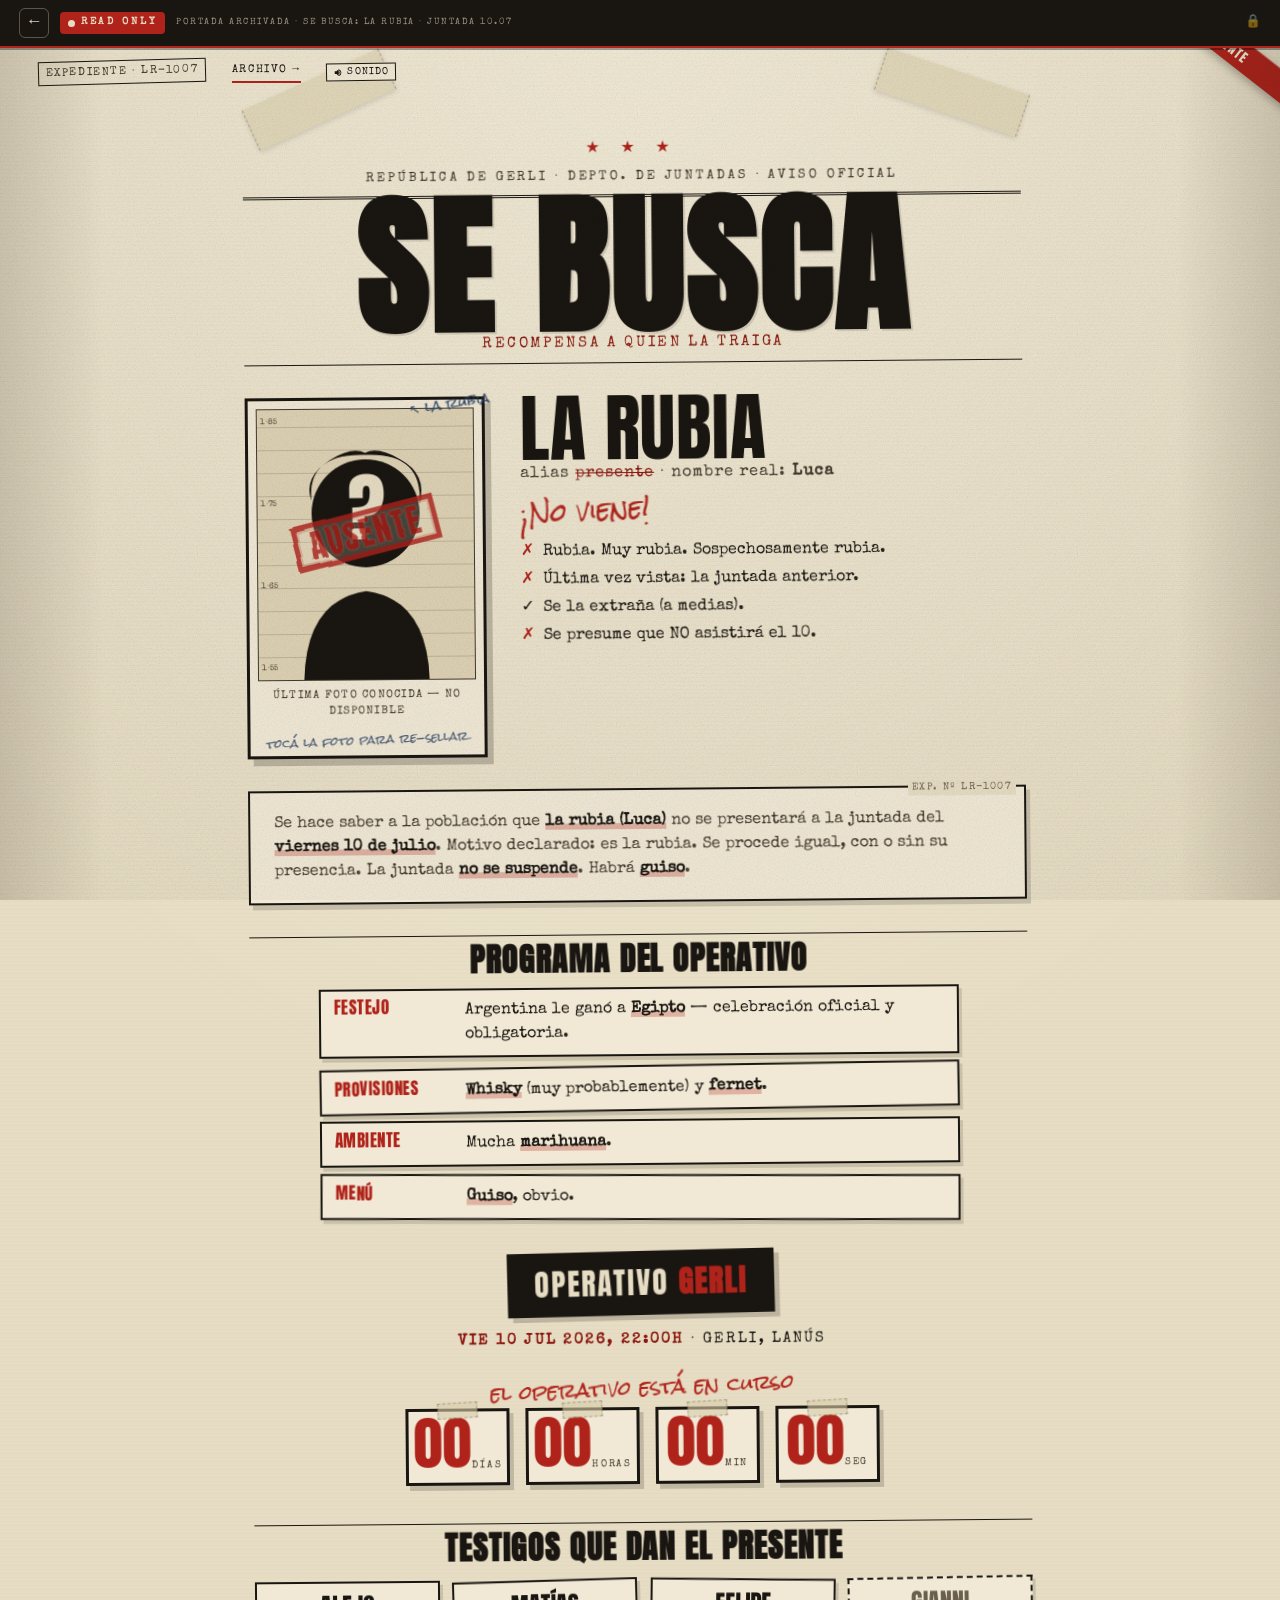
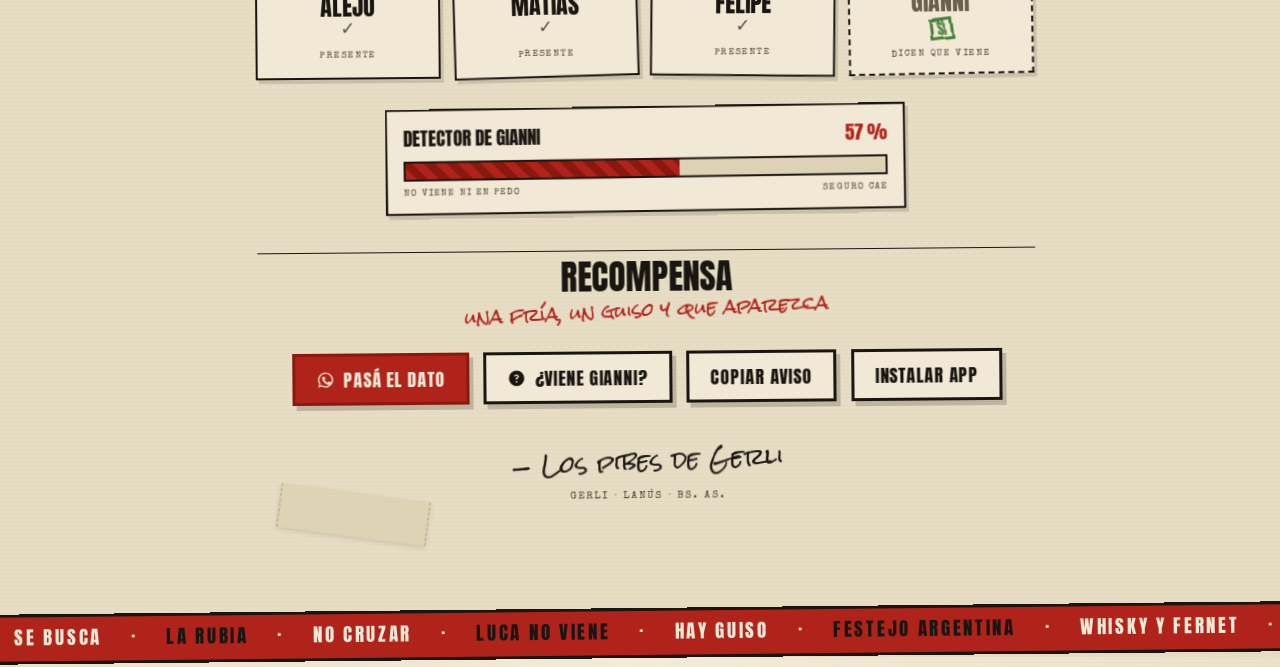
<file: legacy/se-busca.html>
<!DOCTYPE html>
<html lang="es">
<head>
<meta charset="UTF-8" />
<meta name="viewport" content="width=device-width, initial-scale=1.0, viewport-fit=cover" />
<title>Los pibes de Gerli · SE BUSCA: la rubia</title>
<meta name="description" content="SE BUSCA — la rubia (Luca) no se presentará. Operativo Gerli: viernes 10/07/2026, 19hs. Festejo del triunfo argentino ante Egipto, guiso, whisky y fernet. Testigos: Alejo, Matías, Felipe. Gianni: paradero desconocido." />
<meta name="robots" content="noindex,follow" />
<meta name="theme-color" content="#191510" />
<link rel="canonical" href="https://felipendelicia.github.io/LPDG/legacy/se-busca.html" />

<!-- Open Graph -->
<meta property="og:site_name" content="Los pibes de Gerli" />
<meta property="og:locale" content="es_AR" />
<meta property="og:type" content="website" />
<meta property="og:url" content="https://felipendelicia.github.io/LPDG/legacy/se-busca.html" />
<meta property="og:title" content="SE BUSCA · LA RUBIA — Juntada 10.07 en Gerli" />
<meta property="og:description" content="Luca no viene. Operativo Gerli: viernes 10/07, 19hs. Festejo Argentina–Egipto, guiso, whisky y fernet. ¿Gianni? paradero desconocido." />
<meta property="og:image" content="https://felipendelicia.github.io/LPDG/photos/og-cover.png" />
<meta property="og:image:secure_url" content="https://felipendelicia.github.io/LPDG/photos/og-cover.png" />
<meta property="og:image:type" content="image/png" />
<meta property="og:image:width" content="1200" />
<meta property="og:image:height" content="630" />
<meta property="og:image:alt" content="SE BUSCA — la rubia no viene · Juntada 10.07 Gerli" />

<!-- Twitter / X -->
<meta name="twitter:card" content="summary_large_image" />
<meta name="twitter:title" content="SE BUSCA · LA RUBIA — Juntada 10.07 en Gerli" />
<meta name="twitter:description" content="Luca no viene. Operativo Gerli: viernes 10/07, 19hs. Festejo Argentina–Egipto, guiso, whisky y fernet. ¿Gianni? paradero desconocido." />
<meta name="twitter:image" content="https://felipendelicia.github.io/LPDG/photos/og-cover.png" />
<meta name="twitter:image:alt" content="SE BUSCA — la rubia no viene · Juntada 10.07 Gerli" />

<!-- iconos -->
<link rel="apple-touch-icon" href="../photos/apple-touch-icon.png" />
<link rel="icon" href="../photos/logo-lpdg.svg" type="image/svg+xml" />
<link rel="icon" href="../photos/icon-192.png" sizes="192x192" type="image/png" />

<script type="application/ld+json">
{
  "@context": "https://schema.org",
  "@type": "Event",
  "name": "Juntada con ausencia de la rubia",
  "startDate": "2026-07-10T19:00:00-03:00",
  "eventStatus": "https://schema.org/EventScheduled",
  "eventAttendanceMode": "https://schema.org/OfflineEventAttendanceMode",
  "location": { "@type": "Place", "name": "Gerli", "address": "Gerli, Lanús, Buenos Aires, Argentina" },
  "organizer": { "@type": "Organization", "name": "Los pibes de Gerli", "alternateName": "LPDG", "url": "https://felipendelicia.github.io/LPDG/" },
  "image": "https://felipendelicia.github.io/LPDG/photos/og-cover.png",
  "description": "Juntada del 10 de julio de 2026 en Gerli, con ausencia de la rubia (Luca)."
}
</script>

<link rel="preconnect" href="https://fonts.googleapis.com" />
<link rel="preconnect" href="https://fonts.gstatic.com" crossorigin />
<link href="https://fonts.googleapis.com/css2?family=Anton&family=Special+Elite&family=Rock+Salt&display=swap" rel="stylesheet" />

<style>
  :root{
    --paper:#e7ddc4; --paper-2:#ded2b4; --paper-hi:#f1e9d6;
    --ink:#191510; --ink-2:#42392c; --ink-soft:#6a5f4c;
    --red:#b0231b; --red-d:#8a180f;
    --blue:#274063;
    --line:rgba(25,21,16,.5);
    --disp:'Anton',sans-serif; --type:'Special Elite',monospace; --hand:'Rock Salt',cursive;
  }
  *{margin:0;padding:0;box-sizing:border-box}
  html{-webkit-text-size-adjust:100%}
  body{
    font-family:var(--type);color:var(--ink);background:var(--paper);
    -webkit-font-smoothing:antialiased;position:relative;overflow-x:hidden;line-height:1.5;
    background-image:
      radial-gradient(130% 90% at 50% 0%, rgba(255,250,235,.5), transparent 55%),
      repeating-linear-gradient(0deg, transparent 0 3px, rgba(25,21,16,.018) 3px 4px);
  }
  /* grano fotocopia */
  body::after{content:"";position:fixed;inset:0;z-index:200;pointer-events:none;opacity:.5;mix-blend-mode:multiply;
    background-image:url("data:image/svg+xml,%3Csvg xmlns='http://www.w3.org/2000/svg' width='220' height='220'%3E%3Cfilter id='n'%3E%3CfeTurbulence type='fractalNoise' baseFrequency='0.9' numOctaves='3' stitchTiles='stitch'/%3E%3C/filter%3E%3Crect width='100%25' height='100%25' filter='url(%23n)' opacity='0.5'/%3E%3C/svg%3E")}
  /* viñeta / manoseo de bordes */
  body::before{content:"";position:fixed;inset:0;z-index:199;pointer-events:none;
    background:radial-gradient(120% 120% at 50% 45%, transparent 60%, rgba(60,45,20,.22) 100%),
      linear-gradient(90deg, rgba(40,30,15,.14), transparent 8% 92%, rgba(40,30,15,.14))}

  a{color:inherit}
  .sr{position:absolute;width:1px;height:1px;overflow:hidden;clip:rect(0 0 0 0)}

  /* ---- barra superior mínima ---- */
  .topbar{position:relative;z-index:160;display:flex;justify-content:flex-start;align-items:center;gap:clamp(.8rem,3vw,1.6rem);
    padding:1rem clamp(1rem,4vw,2.4rem) .3rem;font-family:var(--type);font-size:.7rem;letter-spacing:.14em;
    text-transform:uppercase;color:var(--ink-2)}
  .topbar .exp{border:1.5px solid var(--ink);padding:.25em .6em;transform:rotate(-1.5deg)}
  .topbar a.arch{text-decoration:none;border-bottom:2px solid var(--red);padding-bottom:2px;color:var(--ink);font-weight:400}
  .topbar a.arch:hover{color:var(--red)}

  /* ---- lámina ---- */
  .poster{position:relative;z-index:4;max-width:min(880px,94vw);margin:0 auto;
    padding:clamp(1.4rem,5vw,3rem) clamp(1.2rem,5vw,3.2rem) clamp(3rem,7vw,4.5rem);
    transform:rotate(-.5deg)}
  .poster.reveal{animation:slap .5s cubic-bezier(.2,1.3,.4,1) both}
  @keyframes slap{0%{transform:rotate(-.5deg) scale(1.04);opacity:0}100%{transform:rotate(-.5deg) scale(1);opacity:1}}

  /* cinta adhesiva */
  .tape{position:absolute;z-index:6;width:clamp(90px,16vw,150px);height:clamp(30px,5vw,44px);
    background:rgba(216,204,168,.55);border-left:1px dashed rgba(25,21,16,.28);border-right:1px dashed rgba(25,21,16,.28);
    box-shadow:0 2px 5px rgba(0,0,0,.12);backdrop-filter:saturate(.7)}
  .tape.tl{top:-14px;left:6%;transform:rotate(-24deg)}
  .tape.tr{top:-16px;right:5%;transform:rotate(19deg)}
  .tape.bl{bottom:2%;left:8%;transform:rotate(8deg)}

  /* encabezado oficial */
  .stars{font-family:var(--type);text-align:center;color:var(--red);letter-spacing:.5em;font-size:clamp(.7rem,2.4vw,1rem);
    text-transform:uppercase}
  .authority{text-align:center;font-family:var(--type);font-size:clamp(.62rem,2.1vw,.82rem);letter-spacing:.22em;
    text-transform:uppercase;color:var(--ink-2);margin:.35rem 0 .1rem}
  .rule{height:0;border-top:3px double var(--ink);margin:.5rem 0}
  .rule.thin{border-top:1.5px solid var(--ink)}

  .sebusca{font-family:var(--disp);text-transform:uppercase;text-align:center;color:var(--ink);
    font-size:clamp(3.6rem,17vw,9.5rem);line-height:.82;letter-spacing:.02em;margin:.2rem 0 .1rem;
    text-shadow:2px 2px 0 rgba(25,21,16,.12)}
  .reward-top{text-align:center;font-family:var(--type);text-transform:uppercase;letter-spacing:.18em;
    font-size:clamp(.66rem,2.3vw,.92rem);color:var(--red-d)}

  /* bloque foto + señas */
  .body-grid{display:grid;grid-template-columns:clamp(150px,34%,240px) 1fr;gap:clamp(1rem,4vw,2.2rem);
    align-items:start;margin-top:clamp(1.2rem,4vw,2rem)}
  @media (max-width:560px){.body-grid{grid-template-columns:1fr;justify-items:center;text-align:center}}

  .mug{position:relative;width:100%;max-width:240px;background:var(--paper-hi);border:3px solid var(--ink);
    box-shadow:6px 7px 0 rgba(25,21,16,.22);padding:8px 8px 0}
  .mug .frame{position:relative;aspect-ratio:4/5;overflow:hidden;border:1px solid var(--ink-2);
    background:
      repeating-linear-gradient(0deg, transparent 0 22px, rgba(25,21,16,.16) 22px 23px),
      var(--paper-2)}
  .mug .frame svg{position:absolute;inset:0;width:100%;height:100%}
  .mug .heights{position:absolute;left:3px;top:0;bottom:0;display:flex;flex-direction:column;justify-content:space-between;
    padding:6px 0;font-family:var(--type);font-size:.5rem;color:var(--ink-2);letter-spacing:.05em}
  .mug .cap{font-family:var(--type);text-transform:uppercase;text-align:center;font-size:clamp(.52rem,1.8vw,.66rem);
    letter-spacing:.12em;color:var(--ink-2);padding:.5rem .2rem .6rem}
  .mug .arrow{position:absolute;top:-6px;right:-8px;font-family:var(--hand);color:var(--blue);font-size:.8rem;
    transform:rotate(-8deg);z-index:3;white-space:nowrap}

  /* sello */
  .stamp{font-family:var(--disp);text-transform:uppercase;color:var(--red);border:5px solid var(--red);
    letter-spacing:.06em;line-height:.9;padding:.12em .35em;opacity:.82;
    filter:url(#rough);box-shadow:inset 0 0 0 2px rgba(176,35,27,.25);mix-blend-mode:multiply}
  .stamp.ausente{position:absolute;top:46%;left:50%;transform:translate(-50%,-50%) rotate(-14deg);
    font-size:clamp(1.2rem,5vw,2rem);z-index:4;opacity:.9;mix-blend-mode:normal;
    background:rgba(231,221,196,.28);text-shadow:0 0 2px rgba(231,221,196,.6)}
  .poster.reveal .stamp.ausente{animation:stampin .45s cubic-bezier(.3,1.5,.5,1) .5s both}
  @keyframes stampin{0%{transform:translate(-50%,-50%) rotate(-14deg) scale(2.4);opacity:0}
    60%{opacity:.95}100%{transform:translate(-50%,-50%) rotate(-14deg) scale(1);opacity:.82}}

  .senas h3, .details h3, .testigos h3{font-family:var(--disp);text-transform:uppercase;letter-spacing:.03em;
    font-size:clamp(1.3rem,4.5vw,2rem);line-height:1;margin-bottom:.5rem}
  .senas p.lead{font-size:clamp(.8rem,2.6vw,1rem);color:var(--ink-2)}
  .subject{font-family:var(--disp);text-transform:uppercase;line-height:.86;letter-spacing:.01em;
    font-size:clamp(2.6rem,11vw,4.6rem);margin:.1rem 0 .1rem;color:var(--ink)}
  .aka{font-family:var(--type);font-size:clamp(.8rem,2.6vw,1rem);color:var(--ink-2);letter-spacing:.06em}
  .aka s{color:var(--red-d)}
  .scrawl{font-family:var(--hand);color:var(--red);font-size:clamp(1rem,3.8vw,1.5rem);line-height:1.2;
    transform:rotate(-3deg);display:inline-block;margin:.7rem 0 .2rem}
  ul.senas-list{list-style:none;margin:.7rem 0 0;font-size:clamp(.78rem,2.5vw,.98rem)}
  ul.senas-list li{position:relative;padding-left:1.4em;margin:.28em 0;color:var(--ink)}
  ul.senas-list li::before{content:"✗";position:absolute;left:0;color:var(--red);font-family:var(--type)}
  ul.senas-list li.ok::before{content:"✓";color:var(--ink)}

  /* nota mecanografiada */
  .typed{background:var(--paper-hi);border:2px solid var(--ink);box-shadow:4px 5px 0 rgba(25,21,16,.16);
    padding:clamp(.8rem,3vw,1.2rem) clamp(1rem,3.5vw,1.5rem);margin:clamp(1.4rem,4vw,2rem) 0;position:relative;
    font-size:clamp(.82rem,2.5vw,1rem);color:var(--ink-2);text-align:left}
  .typed::before{content:"EXP. Nº LR-1007";position:absolute;top:-.7em;right:.8em;background:var(--paper);
    font-size:.6rem;letter-spacing:.15em;padding:0 .4em;color:var(--ink-soft)}
  .typed b{color:var(--ink);background:linear-gradient(transparent 62%, rgba(176,35,27,.28) 0)}

  /* programa del operativo */
  .programa{margin-top:clamp(1.4rem,4vw,2rem)}
  .programa h3{font-family:var(--disp);text-transform:uppercase;letter-spacing:.03em;text-align:center;
    font-size:clamp(1.3rem,4.5vw,2rem);line-height:1;margin-bottom:.7rem}
  ul.prog-list{list-style:none;max-width:640px;margin:0 auto;display:grid;gap:.55rem}
  ul.prog-list li{display:grid;grid-template-columns:clamp(84px,26%,120px) 1fr;gap:.7rem;align-items:baseline;
    background:var(--paper-hi);border:2px solid var(--ink);box-shadow:3px 4px 0 rgba(25,21,16,.14);
    padding:.55rem .8rem;transform:rotate(var(--r,0deg))}
  ul.prog-list li:nth-child(2){--r:-.5deg}ul.prog-list li:nth-child(4){--r:.5deg}
  ul.prog-list li .k{font-family:var(--disp);text-transform:uppercase;color:var(--red);letter-spacing:.03em;
    font-size:clamp(.82rem,3vw,1.05rem);line-height:1}
  ul.prog-list li .v{font-size:clamp(.82rem,2.6vw,1rem);color:var(--ink)}
  ul.prog-list li .v b{background:linear-gradient(transparent 62%, rgba(176,35,27,.28) 0)}

  /* operativo + contador */
  .op{text-align:center;margin-top:clamp(1.4rem,4vw,2rem)}
  .op .banner{display:inline-block;background:var(--ink);color:var(--paper);font-family:var(--disp);
    text-transform:uppercase;letter-spacing:.06em;font-size:clamp(1.1rem,4.6vw,1.9rem);padding:.3em .9em;
    transform:rotate(-1deg);box-shadow:5px 5px 0 rgba(25,21,16,.2)}
  .op .banner b{color:var(--red)}
  .op .when{font-family:var(--type);text-transform:uppercase;letter-spacing:.14em;margin-top:.9rem;
    font-size:clamp(.72rem,2.4vw,.95rem);color:var(--ink)}
  .op .when b{color:var(--red-d)}

  .clock-cap{font-family:var(--hand);color:var(--red);font-size:clamp(.9rem,3vw,1.2rem);transform:rotate(-2deg);
    display:inline-block;margin:1.3rem 0 .3rem}
  .clock{display:flex;justify-content:center;align-items:flex-start;gap:clamp(.35rem,2vw,1rem);flex-wrap:wrap}
  .cell{position:relative;min-width:clamp(58px,16vw,104px);background:var(--paper-hi);border:3px solid var(--ink);
    box-shadow:4px 5px 0 rgba(25,21,16,.18);padding:.4rem .3rem .35rem}
  .cell .num{font-family:var(--disp);font-variant-numeric:tabular-nums;font-size:clamp(1.9rem,8vw,3.6rem);
    line-height:.9;color:var(--ink);transition:transform .12s}
  .cell:nth-child(odd) .num{color:var(--red)}
  .cell .num.tick{transform:translateY(-3px) rotate(-1deg)}
  .cell .lbl{font-family:var(--type);text-transform:uppercase;font-size:clamp(.44rem,1.5vw,.6rem);
    letter-spacing:.18em;color:var(--ink-2);margin-top:.2rem}
  .cell::before{content:"";position:absolute;top:-9px;left:50%;transform:translateX(-50%) rotate(-3deg);
    width:38px;height:14px;background:rgba(216,204,168,.6);border:1px dashed rgba(25,21,16,.28)}
  .op.now .cell .num{color:var(--red)}

  /* testigos */
  .testigos{margin-top:clamp(1.6rem,5vw,2.4rem)}
  .testigos h3{text-align:center}
  .wit-grid{display:grid;grid-template-columns:repeat(auto-fit,minmax(120px,1fr));gap:.8rem;margin-top:1rem}
  .wit{background:var(--paper-hi);border:2px solid var(--ink);box-shadow:3px 4px 0 rgba(25,21,16,.14);
    padding:.7rem .6rem;text-align:center;position:relative;transform:rotate(var(--r,0deg))}
  .wit:nth-child(2){--r:-1.2deg}.wit:nth-child(3){--r:1deg}.wit:nth-child(4){--r:-.6deg}
  .wit .nm{font-family:var(--disp);text-transform:uppercase;font-size:clamp(1.1rem,4vw,1.5rem);line-height:1}
  .wit .st{font-family:var(--type);text-transform:uppercase;font-size:.56rem;letter-spacing:.16em;color:var(--ink-2);margin-top:.25rem}
  .wit .print{font-size:1.1rem;color:var(--ink);opacity:.7}
  .wit.present .print{color:var(--ink)}
  .wit.unknown{border-style:dashed}
  .wit.unknown .nm{color:var(--ink-soft)}
  /* sello estado Gianni */
  .gstamp{display:inline-block;font-family:var(--disp);text-transform:uppercase;border:3px solid var(--red);color:var(--red);
    padding:.02em .3em;font-size:.9rem;transform:rotate(-6deg);margin-top:.3rem;opacity:.85;filter:url(#rough);line-height:1}
  .gstamp.yes{color:#2c6f24;border-color:#2c6f24}
  .gstamp.no{color:var(--red);border-color:var(--red)}

  /* recompensa + acciones */
  .reward{margin-top:clamp(1.6rem,5vw,2.4rem);text-align:center}
  .reward .rw{font-family:var(--disp);text-transform:uppercase;font-size:clamp(1.4rem,5vw,2.2rem);line-height:1}
  .reward .rw small{display:block;font-family:var(--hand);color:var(--red);font-size:clamp(.9rem,3vw,1.15rem);
    text-transform:none;transform:rotate(-2deg);margin-top:.4rem}
  .acts{display:flex;gap:.9rem;flex-wrap:wrap;justify-content:center;margin-top:clamp(1.4rem,4vw,2rem)}
  .btn{cursor:pointer;font-family:var(--disp);text-transform:uppercase;letter-spacing:.05em;
    font-size:clamp(.85rem,3vw,1.1rem);padding:.55em 1.2em;border:3px solid var(--ink);background:var(--paper-hi);
    color:var(--ink);box-shadow:4px 5px 0 rgba(25,21,16,.2);transition:transform .12s,background .15s,color .15s;
    display:inline-flex;align-items:center;gap:.5em}
  .btn svg{width:1.05em;height:1.05em;fill:currentColor}
  .btn:hover{transform:translate(-1px,-1px)}
  .btn:active{transform:translate(2px,3px);box-shadow:1px 1px 0 rgba(25,21,16,.2)}
  .btn.red{background:var(--red);border-color:var(--red-d);color:var(--paper-hi)}
  .btn.red:hover{background:var(--red-d)}

  .sign{text-align:center;margin-top:clamp(1.8rem,5vw,2.6rem)}
  .sign .by{font-family:var(--hand);font-size:clamp(1rem,3.5vw,1.4rem);color:var(--ink);transform:rotate(-2deg);display:inline-block}
  .sign .loc{font-family:var(--type);text-transform:uppercase;letter-spacing:.2em;font-size:.62rem;color:var(--ink-2);margin-top:.6rem}

  /* precinto inferior */
  .precinto{position:relative;z-index:5;margin-top:clamp(1rem,4vw,2rem);background:var(--red);border-top:3px solid var(--ink);
    border-bottom:3px solid var(--ink);overflow:hidden;white-space:nowrap;transform:rotate(-.6deg)}
  .precinto .track{display:inline-block;padding:.4rem 0;animation:slide 22s linear infinite;will-change:transform}
  .precinto span{font-family:var(--disp);text-transform:uppercase;letter-spacing:.14em;color:var(--paper-hi);
    font-size:clamp(.85rem,3vw,1.2rem);padding:0 .9rem}
  .precinto span.k{color:var(--ink)}
  @keyframes slide{to{transform:translateX(-50%)}}

  /* esquina AUSENTE */
  .ribbon{position:fixed;top:0;right:0;z-index:150;width:150px;height:150px;overflow:hidden;pointer-events:none}
  .ribbon span{position:absolute;top:30px;right:-42px;width:190px;text-align:center;transform:rotate(38deg);
    background:var(--red);color:var(--paper-hi);font-family:var(--disp);text-transform:uppercase;letter-spacing:.14em;
    font-size:.8rem;padding:.3em 0;box-shadow:0 3px 8px rgba(0,0,0,.28);border-top:1px solid rgba(255,255,255,.25)}

  .toast{position:fixed;left:50%;bottom:26px;transform:translateX(-50%) translateY(10px);z-index:210;
    background:var(--ink);color:var(--paper-hi);font-family:var(--type);text-transform:uppercase;letter-spacing:.1em;
    font-size:.72rem;padding:.7em 1.1em;opacity:0;transition:opacity .25s,transform .25s;pointer-events:none;
    border:2px solid var(--red)}
  .toast.show{opacity:1;transform:translateX(-50%) translateY(0)}

  /* mugshot interactivo */
  .mug{cursor:pointer}
  .mug:focus-visible{outline:3px solid var(--red);outline-offset:4px}
  .stamp.ausente.restamp{animation:stampin .5s cubic-bezier(.3,1.6,.5,1) both}
  .mug.shake{animation:shake .4s}
  @keyframes shake{0%,100%{transform:none}20%{transform:translate(-3px,1px) rotate(-1deg)}
    60%{transform:translate(3px,-1px) rotate(1deg)}}
  .mug .tap-hint{display:block;text-align:center;font-family:var(--hand);color:var(--blue);
    font-size:.7rem;transform:rotate(-2deg);margin:.15rem 0 .4rem;opacity:.85}

  /* botón sonido */
  .mute{display:inline-flex;align-items:center;gap:.4em;cursor:pointer;background:var(--paper-hi);
    border:1.5px solid var(--ink);padding:.28em .6em;font-family:var(--type);font-size:.62rem;letter-spacing:.12em;
    text-transform:uppercase;color:var(--ink);transform:rotate(-1deg)}
  .mute svg{width:1.05em;height:1.05em;fill:currentColor}
  .mute.off{color:var(--ink-soft);opacity:.7}

  /* detector de Gianni */
  .gmeter{max-width:520px;margin:clamp(1.2rem,4vw,1.8rem) auto 0;background:var(--paper-hi);border:2px solid var(--ink);
    box-shadow:3px 4px 0 rgba(25,21,16,.14);padding:.8rem 1rem;transform:rotate(-.4deg)}
  .gm-top{display:flex;justify-content:space-between;align-items:baseline;font-family:var(--disp);
    text-transform:uppercase;font-size:clamp(.92rem,3vw,1.2rem)}
  .gm-top .pct{color:var(--red);font-variant-numeric:tabular-nums}
  .gm-track{position:relative;height:20px;background:var(--paper-2);border:2px solid var(--ink);
    margin:.55rem 0 .35rem;overflow:hidden}
  .gm-fill{position:absolute;top:0;bottom:0;left:0;width:50%;
    background:repeating-linear-gradient(45deg,var(--red) 0 8px,var(--red-d) 8px 16px);
    transition:width 1.1s cubic-bezier(.5,0,.3,1)}
  .gm-scale{display:flex;justify-content:space-between;font-family:var(--type);text-transform:uppercase;
    font-size:.55rem;letter-spacing:.12em;color:var(--ink-2)}

  @media (prefers-reduced-motion:reduce){
    *{animation:none!important}
    .poster{opacity:1!important}
  }
  /* ---- READ ONLY (portada archivada) ---- */
  body{padding-top:44px}
  .ro-bar{position:fixed;top:0;left:0;width:100%;z-index:9999;display:flex;align-items:center;gap:.7rem;
    padding:.5rem clamp(.7rem,3vw,1.2rem);background:#191510;border-bottom:2px solid var(--red,#b0231b);
    font-family:'Special Elite',ui-monospace,monospace;box-shadow:0 2px 0 rgba(0,0,0,.32)}
  .ro-back{flex:none;width:30px;height:30px;display:grid;place-items:center;border:1.5px solid rgba(231,221,196,.32);
    border-radius:6px;color:var(--paper,#e7ddc4);text-decoration:none;font-size:1.05rem;line-height:1;
    transition:border-color .2s,color .2s,transform .12s}
  .ro-back:hover{border-color:var(--paper,#e7ddc4);color:#fff}
  .ro-back:active{transform:translateY(1px)}
  .ro-tag{display:inline-flex;align-items:center;gap:.55em;color:var(--paper,#e7ddc4);background:var(--red,#b0231b);
    font-size:.64rem;font-weight:700;letter-spacing:.28em;text-transform:uppercase;padding:.34em .75em;border-radius:4px;white-space:nowrap}
  .ro-tag::before{content:"";width:7px;height:7px;border-radius:50%;background:var(--paper,#e7ddc4);animation:roPip 2.4s ease-out infinite}
  @keyframes roPip{0%{box-shadow:0 0 0 0 rgba(231,221,196,.5)}70%{box-shadow:0 0 0 7px rgba(231,221,196,0)}100%{box-shadow:0 0 0 0 rgba(231,221,196,0)}}
  .ro-meta{color:rgba(231,221,196,.62);font-size:.58rem;letter-spacing:.16em;text-transform:uppercase;
    white-space:nowrap;overflow:hidden;text-overflow:ellipsis}
  .ro-lock{margin-left:auto;flex:none;color:rgba(231,221,196,.5);font-size:.8rem}
  @media (max-width:430px){.ro-meta{display:none}}
</style>
</head>
<body>
  <div class="ro-bar">
    <a class="ro-back" href="../archivo.html" aria-label="Volver al archivo">←</a>
    <span class="ro-tag">read only</span>
    <span class="ro-meta">portada archivada · se busca: la rubia · juntada 10.07</span>
    <span class="ro-lock" aria-hidden="true">🔒</span>
  </div>

  <!-- filtro para roughing de sellos -->
  <svg width="0" height="0" style="position:absolute" aria-hidden="true">
    <filter id="rough"><feTurbulence type="fractalNoise" baseFrequency="0.02 0.04" numOctaves="3" seed="7" result="n"/>
      <feDisplacementMap in="SourceGraphic" in2="n" scale="4"/></filter>
  </svg>

  <div class="ribbon"><span>Ausente</span></div>

  <header class="topbar">
    <span class="exp">Expediente&nbsp;·&nbsp;LR-1007</span>
    <a class="arch" href="../archivo.html">Archivo →</a>
    <button class="mute" id="mute" aria-pressed="false" title="Sonido del sello">
      <svg id="muteIcon" viewBox="0 0 24 24" aria-hidden="true"><path d="M4 9v6h4l5 5V4L8 9H4zm11.5 3a4 4 0 0 0-2-3.5v7a4 4 0 0 0 2-3.5zm-2-7.7v2.1a6 6 0 0 1 0 11.2v2.1a8 8 0 0 0 0-15.4z"/></svg>
      <span id="muteTxt">Sonido</span>
    </button>
  </header>

  <main class="poster reveal" id="poster">
    <span class="tape tl"></span>
    <span class="tape tr"></span>
    <span class="tape bl"></span>

    <p class="stars">★ ★ ★</p>
    <p class="authority">República de Gerli · Depto. de Juntadas · Aviso oficial</p>
    <div class="rule"></div>

    <h1 class="sebusca">Se&nbsp;Busca</h1>
    <p class="reward-top">Recompensa a quien la traiga</p>

    <div class="rule thin"></div>

    <div class="body-grid">
      <!-- ficha / foto -->
      <figure class="mug" id="mug" tabindex="0" role="button" aria-label="Volver a estampar AUSENTE">
        <div class="frame">
          <div class="heights"><span>1·85</span><span>1·75</span><span>1·65</span><span>1·55</span></div>
          <svg viewBox="0 0 200 250" aria-hidden="true">
            <g fill="#191510">
              <path d="M42 250 Q44 176 100 168 Q156 176 158 250 Z"/>
              <circle cx="100" cy="96" r="50"/>
              <path d="M50 84 Q46 40 100 42 Q154 40 150 88 Q158 60 132 46 Q112 34 100 40 Q88 34 68 46 Q42 62 50 84 Z"/>
            </g>
            <text x="100" y="120" font-size="70" fill="#e7ddc4" text-anchor="middle" font-family="Anton, sans-serif">?</text>
          </svg>
          <span class="stamp ausente">Ausente</span>
        </div>
        <span class="arrow">↖ la rubia</span>
        <figcaption class="cap">Última foto conocida — no disponible</figcaption>
        <span class="tap-hint">tocá la foto para re-sellar</span>
      </figure>

      <!-- señas -->
      <div class="senas">
        <h3 class="sr-only" style="position:absolute;left:-9999px">Prófuga</h3>
        <p class="subject">La&nbsp;Rubia</p>
        <p class="aka">alias <s>presente</s> · nombre real: <b>Luca</b></p>
        <span class="scrawl">¡No viene!</span>
        <ul class="senas-list">
          <li>Rubia. Muy rubia. Sospechosamente rubia.</li>
          <li>Última vez vista: la juntada anterior.</li>
          <li class="ok">Se la extraña (a medias).</li>
          <li>Se presume que NO asistirá el 10.</li>
        </ul>
      </div>
    </div>

    <p class="typed">Se hace saber a la población que <b>la rubia (Luca)</b> no se presentará
      a la juntada del <b>viernes 10 de julio</b>. Motivo declarado: es la rubia. Se procede igual,
      con o sin su presencia. La juntada <b>no se suspende</b>. Habrá <b>guiso</b>.</p>

    <!-- programa del operativo -->
    <div class="programa">
      <div class="rule thin"></div>
      <h3>Programa del operativo</h3>
      <ul class="prog-list">
        <li><span class="k">Festejo</span><span class="v">Argentina le ganó a <b>Egipto</b> — celebración oficial y obligatoria.</span></li>
        <li><span class="k">Provisiones</span><span class="v"><b>Whisky</b> (muy probablemente) y <b>fernet</b>.</span></li>
        <li><span class="k">Ambiente</span><span class="v">Mucha <b>marihuana</b>.</span></li>
        <li><span class="k">Menú</span><span class="v"><b>Guiso</b>, obvio.</span></li>
      </ul>
    </div>

    <!-- operativo + contador -->
    <div class="op" id="op">
      <span class="banner">Operativo <b>Gerli</b></span>
      <p class="when"><b id="targetDate">—</b> · Gerli, Lanús</p>
      <span class="clock-cap" id="clockCap">falta para el operativo</span>
      <div class="clock" id="clock">
        <div class="cell"><span class="num" id="d">00</span><span class="lbl">días</span></div>
        <div class="cell"><span class="num" id="h">00</span><span class="lbl">horas</span></div>
        <div class="cell"><span class="num" id="m">00</span><span class="lbl">min</span></div>
        <div class="cell"><span class="num" id="s">00</span><span class="lbl">seg</span></div>
      </div>
    </div>

    <!-- testigos -->
    <div class="testigos">
      <div class="rule thin"></div>
      <h3>Testigos que dan el presente</h3>
      <div class="wit-grid">
        <div class="wit present"><div class="nm">Alejo</div><div class="print">✓</div><div class="st">presente</div></div>
        <div class="wit present"><div class="nm">Matías</div><div class="print">✓</div><div class="st">presente</div></div>
        <div class="wit present"><div class="nm">Felipe</div><div class="print">✓</div><div class="st">presente</div></div>
        <div class="wit unknown"><div class="nm">Gianni</div><span class="gstamp" id="gStamp">?</span><div class="st" id="gSt">paradero desconocido</div></div>
      </div>
      <div class="gmeter" aria-hidden="true">
        <div class="gm-top"><span>Detector de Gianni</span><span class="pct" id="gmPct">?? %</span></div>
        <div class="gm-track"><div class="gm-fill" id="gmFill"></div></div>
        <div class="gm-scale"><span>no viene ni en pedo</span><span>seguro cae</span></div>
      </div>
    </div>

    <!-- recompensa + acciones -->
    <div class="reward">
      <div class="rule thin"></div>
      <p class="rw">Recompensa<small>una fría, un guiso y que aparezca</small></p>
      <div class="acts">
        <button class="btn red" id="propose">
          <svg viewBox="0 0 32 32" aria-hidden="true"><path d="M16 3a13 13 0 0 0-11 19.9L3 29l6.3-1.9A13 13 0 1 0 16 3zm0 2.4a10.6 10.6 0 1 1-5.6 19.6l-.4-.2-3.7 1.1 1.1-3.6-.3-.4A10.6 10.6 0 0 1 16 5.4zm-3.6 4.8c-.3 0-.7.1-1 .4-.4.4-1.3 1.3-1.3 3.1s1.4 3.6 1.5 3.9c.2.3 2.6 4.1 6.4 5.6 3.1 1.2 3.8 1 4.5.9.7-.1 2.2-.9 2.5-1.8.3-.9.3-1.6.2-1.8-.1-.2-.4-.3-.8-.5s-2.2-1.1-2.5-1.2c-.3-.1-.6-.2-.8.2-.2.3-.9 1.2-1.1 1.4-.2.2-.4.3-.8.1-.4-.2-1.6-.6-3-1.9-1.1-1-1.9-2.2-2.1-2.6-.2-.4 0-.6.2-.8l.6-.7c.2-.2.2-.4.4-.6.1-.3.1-.5 0-.7l-1-2.5c-.3-.6-.5-.5-.8-.5h-.5z"/></svg>
          Pasá el dato
        </button>
        <button class="btn" id="askG">
          <svg viewBox="0 0 24 24" aria-hidden="true"><path d="M12 2a10 10 0 1 0 0 20 10 10 0 0 0 0-20zm.9 15.4h-1.8v-1.8h1.8v1.8zm1.6-6.2c-.4.5-.9.8-1.3 1.1-.4.3-.5.5-.5.9v.5h-1.8v-.7c0-.8.3-1.3.9-1.8.4-.3.8-.6 1-.9.2-.3.3-.6.2-.9-.1-.5-.5-.8-1.1-.8-.7 0-1.2.4-1.4 1.1l-1.7-.5c.4-1.4 1.5-2.2 3.1-2.2 1.6 0 2.8.9 3 2.3.1.9-.1 1.6-.7 2.1z"/></svg>
          ¿Viene Gianni?
        </button>
        <button class="btn" id="copy">Copiar aviso</button>
        <button class="btn" id="install" hidden>Instalar app</button>
      </div>
    </div>

    <div class="sign">
      <span class="by">— Los pibes de Gerli</span>
      <p class="loc">Gerli · Lanús · Bs. As.</p>
    </div>
  </main>

  <div class="precinto">
    <div class="track" id="track"></div>
  </div>

  <div class="toast" id="toast">aviso copiado</div>

<script>
  document.documentElement.classList.add('js');
  const reduce = matchMedia('(prefers-reduced-motion: reduce)').matches;

  // ---- objetivo ----
  const TARGET = new Date('2026-07-10T19:00:00-03:00');
  const TARGET_MS = TARGET.getTime();
  const pad=(n)=>String(n).padStart(2,'0');
  const el={d:document.getElementById('d'),h:document.getElementById('h'),m:document.getElementById('m'),s:document.getElementById('s')};
  function set(node,v){const x=pad(v);if(node.textContent!==x){node.textContent=x;node.classList.add('tick');setTimeout(()=>node.classList.remove('tick'),120);}}

  let arrived=false;
  function tick(){
    const diff=TARGET_MS-Date.now();
    if(diff<=0 && !arrived){
      arrived=true;
      document.getElementById('clockCap').textContent='el operativo está en curso';
      document.getElementById('op').classList.add('now');
    }
    const sec=Math.floor(Math.max(0,diff)/1000);
    set(el.d,Math.floor(sec/86400));
    set(el.h,Math.floor(sec%86400/3600));
    set(el.m,Math.floor(sec%3600/60));
    set(el.s,sec%60);
    requestAnimationFrame(tick);
  }
  tick();

  const DIAS=['dom','lun','mar','mié','jue','vie','sáb'];
  const MESES=['ene','feb','mar','abr','may','jun','jul','ago','sep','oct','nov','dic'];
  document.getElementById('targetDate').textContent =
    DIAS[TARGET.getDay()]+' '+pad(TARGET.getDate())+' '+MESES[TARGET.getMonth()]+' '+TARGET.getFullYear()+', '+pad(TARGET.getHours())+':'+pad(TARGET.getMinutes())+'h';

  // ---- precinto (marquee) ----
  (function(){
    const t=document.getElementById('track');
    const unit='SE BUSCA · LA RUBIA · NO CRUZAR · LUCA NO VIENE · HAY GUISO · FESTEJO ARGENTINA · WHISKY Y FERNET · OPERATIVO GERLI 10.07 · ';
    const parts=unit.split(' · ').filter(Boolean);
    let html='';
    for(let i=0;i<2;i++){ // duplicado para loop continuo (translateX -50%)
      parts.forEach((p,j)=>{ html+='<span'+(j%2? ' class="k"':'')+'>'+p+'</span><span>·</span>'; });
    }
    t.innerHTML=html;
    if(reduce) t.style.animation='none';
  })();

  // ---- gag: ¿Gianni? sello que cambia ----
  if(!reduce){
    const gStamp=document.getElementById('gStamp'),gSt=document.getElementById('gSt');
    const G=[{c:'',mk:'?',st:'paradero desconocido'},{c:'yes',mk:'sí',st:'dicen que viene'},
             {c:'',mk:'?',st:'paradero desconocido'},{c:'no',mk:'no',st:'dicen que no'}];
    let gi=0;
    setInterval(()=>{gi=(gi+1)%G.length;const s=G[gi];gStamp.className='gstamp '+s.c;gStamp.textContent=s.mk;gSt.textContent=s.st;},1600);
  }

  // ---- reveal ----
  if(reduce){document.getElementById('poster').classList.remove('reveal');}

  // ---- sonido del sello (WebAudio, sin assets) ----
  let audioCtx=null, muted=false;
  function ac(){ if(!audioCtx){ try{audioCtx=new (window.AudioContext||window.webkitAudioContext)();}catch(e){} } return audioCtx; }
  function stampSound(){
    if(muted) return; const c=ac(); if(!c) return; if(c.state==='suspended') c.resume();
    const t=c.currentTime;
    const o=c.createOscillator(), g=c.createGain();      // golpe grave
    o.type='sine'; o.frequency.setValueAtTime(170,t); o.frequency.exponentialRampToValueAtTime(55,t+.13);
    g.gain.setValueAtTime(.0001,t); g.gain.exponentialRampToValueAtTime(.5,t+.006); g.gain.exponentialRampToValueAtTime(.0001,t+.19);
    o.connect(g).connect(c.destination); o.start(t); o.stop(t+.22);
    const len=Math.floor(c.sampleRate*0.12), buf=c.createBuffer(1,len,c.sampleRate), dd=buf.getChannelData(0);
    for(let i=0;i<len;i++){ dd[i]=(Math.random()*2-1)*Math.pow(1-i/len,3); }  // "chak" seco
    const ns=c.createBufferSource(); ns.buffer=buf;
    const nf=c.createBiquadFilter(); nf.type='bandpass'; nf.frequency.value=1900; nf.Q.value=.7;
    const ng=c.createGain(); ng.gain.value=.4; ns.connect(nf).connect(ng).connect(c.destination); ns.start(t);
  }
  const muteBtn=document.getElementById('mute');
  muteBtn.onclick=()=>{ muted=!muted; muteBtn.classList.toggle('off',muted); muteBtn.setAttribute('aria-pressed',String(muted));
    document.getElementById('muteTxt').textContent=muted?'Silencio':'Sonido'; if(!muted) stampSound(); };

  // ---- mugshot: tocá y se re-estampa ----
  const mug=document.getElementById('mug'), aus=document.querySelector('.stamp.ausente');
  function reStamp(){
    if(aus){ aus.classList.remove('restamp'); void aus.offsetWidth; aus.classList.add('restamp'); }
    mug.classList.remove('shake'); void mug.offsetWidth; mug.classList.add('shake'); stampSound();
  }
  mug.addEventListener('click',reStamp);
  mug.addEventListener('keydown',(e)=>{ if(e.key==='Enter'||e.key===' '){ e.preventDefault(); reStamp(); }});

  // ---- detector de Gianni ----
  const gmFill=document.getElementById('gmFill'), gmPct=document.getElementById('gmPct');
  function gmTick(){ const v=5+Math.floor(Math.random()*90); gmFill.style.width=v+'%'; gmPct.textContent=v+' %'; }
  if(!reduce){ gmTick(); setInterval(gmTick,2200); } else { gmFill.style.width='50%'; gmPct.textContent='¿? %'; }

  // ---- compartir ----
  function remainingTxt(){
    const diff=TARGET_MS-Date.now(); if(diff<=0) return 'es hoy';
    const sec=Math.floor(diff/1000),d=Math.floor(sec/86400),h=Math.floor(sec%86400/3600),m=Math.floor(sec%3600/60);
    const p=[]; if(d)p.push(d+(d===1?' día':' días')); if(h)p.push(h+'h'); if(m&&!d)p.push(m+'min');
    return 'faltan '+(p.join(' ')||'minutos');
  }
  function shareText(){
    const r=remainingTxt();
    const head=r==='es hoy'?'ES HOY: operativo Gerli 19hs':'SE BUSCA: la rubia (Luca) no viene. Operativo Gerli viernes 10/07 19hs ('+r+')';
    return head+'. Testigos: Alejo, Matías, Felipe. ¿Gianni? paradero desconocido. ¿Pasás el dato?';
  }
  const toast=document.getElementById('toast');
  function showToast(m){toast.textContent=m;toast.classList.add('show');setTimeout(()=>toast.classList.remove('show'),1800);}
  // ---- afiche a imagen (canvas) para compartir ----
  const CO={paper:'#e7ddc4',paperHi:'#f1e9d6',paper2:'#ded2b4',ink:'#191510',ink2:'#42392c',red:'#b0231b',redD:'#8a180f'};
  function line(x,a,b,c,d){x.beginPath();x.moveTo(a,b);x.lineTo(c,d);x.stroke();}
  function fit(x,txt,base,maxw,fam){let s=base;do{x.font=s+'px "'+fam+'"';if(x.measureText(txt).width<=maxw)break;s-=3;}while(s>40);return s;}
  async function buildPoster(){
    try{await Promise.all([document.fonts.load('120px "Anton"'),document.fonts.load('30px "Special Elite"')]);}catch(e){}
    const W=1080,H=1350,c=document.createElement('canvas');c.width=W;c.height=H;const x=c.getContext('2d');
    x.fillStyle=CO.paper;x.fillRect(0,0,W,H);
    const vg=x.createRadialGradient(W/2,H*0.42,H*0.2,W/2,H*0.5,H*0.8);
    vg.addColorStop(0,'rgba(0,0,0,0)');vg.addColorStop(1,'rgba(50,38,15,.28)');x.fillStyle=vg;x.fillRect(0,0,W,H);
    x.textAlign='center';x.textBaseline='alphabetic';
    x.fillStyle=CO.red;x.font='24px "Special Elite"';x.fillText('AVISO OFICIAL · REPÚBLICA DE GERLI',W/2,78);
    x.strokeStyle=CO.ink;x.lineWidth=4;line(x,60,104,W-60,104);x.lineWidth=1.5;line(x,60,114,W-60,114);
    const sb=fit(x,'SE BUSCA',180,W-120,'Anton');x.fillStyle=CO.ink;x.font=sb+'px "Anton"';x.fillText('SE BUSCA',W/2,290);
    x.fillStyle=CO.red;x.font='26px "Special Elite"';x.fillText('RECOMPENSA A QUIEN LA TRAIGA',W/2,330);
    x.strokeStyle=CO.ink;x.lineWidth=2;line(x,60,360,W-60,360);
    // mug
    const mw=250,mh=320,mx=(W-mw)/2,my=390,cx=W/2;
    x.fillStyle=CO.paperHi;x.fillRect(mx,my,mw,mh);x.strokeStyle=CO.ink;x.lineWidth=4;x.strokeRect(mx,my,mw,mh);
    x.strokeStyle='rgba(25,21,16,.45)';x.lineWidth=1;for(let ly=my+30;ly<my+mh;ly+=32)line(x,mx+2,ly,mx+mw-2,ly);
    x.fillStyle=CO.ink;
    x.beginPath();x.ellipse(cx,my+92,68,44,0,0,7);x.fill();
    x.beginPath();x.arc(cx,my+118,64,0,7);x.fill();
    x.beginPath();x.moveTo(cx-88,my+mh);x.lineTo(cx-76,my+mh-118);x.lineTo(cx,my+mh-132);x.lineTo(cx+76,my+mh-118);x.lineTo(cx+88,my+mh);x.closePath();x.fill();
    x.fillStyle=CO.paperHi;x.textBaseline='middle';x.font='80px "Anton"';x.fillText('?',cx,my+112);x.textBaseline='alphabetic';
    // sello AUSENTE
    x.save();x.translate(cx,my+mh*0.55);x.rotate(-0.22);x.strokeStyle=CO.red;x.lineWidth=6;x.strokeRect(-150,-42,300,84);
    x.fillStyle=CO.red;x.font='58px "Anton"';x.textBaseline='middle';x.fillText('AUSENTE',0,4);x.restore();x.textBaseline='alphabetic';
    x.fillStyle=CO.ink2;x.font='16px "Special Elite"';x.fillText('ÚLTIMA FOTO — NO DISPONIBLE',cx,my+mh+28);
    // datos
    x.fillStyle=CO.ink;x.font='72px "Anton"';x.fillText('LA RUBIA',W/2,my+mh+96);
    x.fillStyle=CO.ink2;x.font='22px "Special Elite"';x.fillText('nombre real: Luca · NO VIENE',W/2,my+mh+132);
    // operativo
    let oy=my+mh+180;x.fillStyle=CO.ink;x.fillRect(W/2-235,oy-34,470,52);
    x.fillStyle=CO.paperHi;x.font='30px "Anton"';x.fillText('OPERATIVO ',W/2-40,oy);x.fillStyle=CO.red;x.fillText('GERLI',W/2+150,oy);
    x.fillStyle=CO.ink;x.font='22px "Special Elite"';x.fillText('VIE 10.07.2026 · 19:00 H · GERLI, LANÚS',W/2,oy+52);
    // falta
    const rt=remainingTxt().toUpperCase();x.fillStyle=CO.red;x.font='16px "Special Elite"';x.fillText('FALTA PARA EL OPERATIVO',W/2,oy+96);
    x.fillStyle=CO.ink;x.font=fit(x,rt,44,W-140,'Anton')+'px "Anton"';x.fillText(rt,W/2,oy+142);
    // programa + testigos
    x.fillStyle=CO.ink2;x.font='19px "Special Elite"';x.fillText('GUISO · FESTEJO ARGENTINA · WHISKY · FERNET · MARIHUANA',W/2,oy+188);
    x.fillStyle=CO.ink;x.font='19px "Special Elite"';x.fillText('TESTIGOS: ALEJO · MATÍAS · FELIPE · ¿GIANNI?',W/2,oy+218);
    x.fillStyle=CO.ink;x.font='26px "Anton"';x.fillText('LOS PIBES DE GERLI',W/2,oy+262);
    // precinto
    x.fillStyle=CO.red;x.fillRect(0,H-52,W,52);x.strokeStyle=CO.ink;x.lineWidth=3;line(x,0,H-52,W,H-52);
    x.fillStyle=CO.paperHi;x.font='22px "Anton"';x.textAlign='left';let px=20,msg='SE BUSCA · LA RUBIA · NO CRUZAR · HAY GUISO · ';
    while(px<W){x.fillText(msg,px,H-18);px+=x.measureText(msg).width;}x.textAlign='center';
    return c;
  }
  document.getElementById('propose').onclick=async()=>{
    const text=shareText(),url=location.href;
    let blob=null; showToast('generando afiche…');
    try{const cv=await buildPoster();blob=await new Promise(r=>cv.toBlob(r,'image/png'));}catch(e){}
    const file=blob?new File([blob],'se-busca-la-rubia.png',{type:'image/png'}):null;
    if(file && navigator.canShare && navigator.canShare({files:[file]})){
      try{await navigator.share({files:[file],text,title:'SE BUSCA · la rubia'});return;}catch(e){if(e.name==='AbortError')return;}
    }
    if(blob){const a=document.createElement('a');a.href=URL.createObjectURL(blob);a.download='se-busca-la-rubia.png';
      document.body.appendChild(a);a.click();a.remove();setTimeout(()=>URL.revokeObjectURL(a.href),5000);showToast('afiche descargado');}
    window.open('https://wa.me/?text='+encodeURIComponent(text+' '+url),'_blank');
  };
  document.getElementById('copy').onclick=async()=>{
    try{await navigator.clipboard.writeText(location.href);showToast('aviso copiado');}
    catch(e){showToast(location.href);}
  };

  // ---- ¿Viene Gianni?: manda una consulta random ----
  const GIANNI_Q=[
    "Che, ¿alguien sabe si Gianni viene el 10?",
    "¿Gianni cae o es puro amague otra vez?",
    "Pregunta del millón: ¿viene Gianni o no?",
    "¿Alguien confirmó a Gianni para el viernes?",
    "Gianni, ¿estás vivo? ¿venís el 10 a Gerli?",
    "¿Se sabe algo de Gianni para la juntada?",
    "Necesito saber si Gianni viene, es urgente (hay guiso).",
    "¿Gianni dijo algo o sigue en modo fantasma?",
    "Che Gianni, ¿venís o te hacés el misterioso de nuevo?",
    "¿Ponemos plato para Gianni o no?",
    "¿Cuántas chances hay de que Gianni aparezca el 10?",
    "Apuesto un guiso a que Gianni no viene. ¿Alguien sabe?",
    "¿Gianni confirmó o lo tenemos en veremos?",
    "Alguien que le pregunte a Gianni si viene, por favor.",
    "¿Gianni se prende para el viernes en Gerli?",
    "Estado de Gianni: ¿viene / no viene / desaparecido?",
    "¿Hay noticias de Gianni para la juntada del 10?",
    "Che, ¿Gianni sigue existiendo? ¿viene?",
    "¿Gianni cae a Gerli o lo damos por ausente también?",
    "Pregunta simple: Gianni, ¿sí o no el 10?",
    "¿Alguien tiene el paradero de Gianni? ¿viene?",
    "Se busca confirmación de Gianni para el viernes.",
    "¿Gianni se anota al guiso o se lo pierde?",
    "¿Le avisamos a Gianni o ya sabe que hay juntada?",
    "¿Gianni viene o hace la de Luca?",
    "Necesitamos un sí o un no de Gianni. ¿Alguien?",
    "¿Gianni confirmó por fin o sigue pensándolo?",
    "¿Reservamos silla para Gianni el 10?",
    "Che, ¿Gianni está al tanto de la juntada? ¿viene?",
    "¿Gianni se suma o esta también se la pierde?",
    "Consulta: ¿Gianni viene a Gerli el viernes?",
    "¿Alguien vio a Gianni? ¿dijo si venía?",
    "¿Gianni firma el presente o el ausente?",
    "¿Viene Gianni o ya son dos bajas (Luca y él)?",
    "¿Gianni dijo que sí, que no, o el clásico 'veo'?",
    "Última convocatoria para Gianni: ¿venís el 10?",
    "¿Le mandamos patrulla a buscar a Gianni? ¿viene?",
    "¿Gianni cae con guiso incluido o ni aparece?",
    "¿Sabemos si Gianni se prende a la del viernes?",
    "Che, ¿confirmó Gianni o seguimos esperando?",
    "¿Gianni es de la partida el 10 en Gerli?",
    "Pregunta seria: ¿Gianni viene o es leyenda?",
    "¿Alguien le tira un mensaje a Gianni a ver si viene?",
    "¿Gianni se hace presente o se hace el boludo?",
    "¿Contamos con Gianni para el viernes o no?",
    "¿Gianni viene o le avisamos que se pierde el guiso?",
    "Che, ¿Gianni dio señales de vida? ¿viene el 10?",
    "¿Gianni sí o Gianni no para la juntada de Gerli?",
    "¿Alguien apuesta a que Gianni sí viene esta vez?",
    "Gianni, si estás leyendo esto: ¿venís el 10 o no?"
  ];
  document.getElementById('askG').onclick=async()=>{
    const q=GIANNI_Q[Math.floor(Math.random()*GIANNI_Q.length)], url=location.href;
    if(navigator.share){try{await navigator.share({title:'¿Viene Gianni?',text:q,url});return;}catch(e){if(e.name==='AbortError')return;}}
    window.open('https://wa.me/?text='+encodeURIComponent(q+' '+url),'_blank');
  };

  // ---- (PWA / service worker removidos — portada read only) ----
</script>
</body>
</html>
</file>
<file: styles.css>
/* ============================================================
   LPDG — Sistema visual (tokens + primitivas compartidas)
   Lo consumen index.html y archivo.html.
   legacy/ NO usa esto: son snapshots con su propia identidad.
   Estética: Under Club — negro puro, alto contraste, tipografía
   bold mayúscula apretada, acento verde brillante.
   ============================================================ */
:root{
  /* ---- paleta ---- */
  --bg:#000;
  --panel:#0b0b0d;
  --panel-2:#121214;
  --ink:#f5f5f3;
  --mut:#8a8a8f;
  --mut-2:#4f4f55;
  --accent:#2bff88;
  --accent-d:#13d96a;
  --line:rgba(245,245,243,.14);
  --line-2:rgba(245,245,243,.22);

  /* ---- tipografía ---- */
  --font-display:'Syne',sans-serif;   /* display / UI / timer */
  --font-serif:'Instrument Serif',serif; /* citas en itálica */

  /* ---- ritmo ---- */
  --pad-x:clamp(1.2rem,5vw,4.5rem);
}

*{margin:0;padding:0;box-sizing:border-box}
html{-webkit-text-size-adjust:100%;scroll-behavior:smooth}
html,body{width:100%}
body{
  font-family:var(--font-display);color:var(--ink);background:var(--bg);
  -webkit-font-smoothing:antialiased;position:relative;overflow-x:hidden;
}

/* grano tipo foto B/N (overlay global) */
body::after{
  content:"";position:fixed;inset:0;z-index:80;pointer-events:none;opacity:.06;mix-blend-mode:screen;
  background:url("data:image/svg+xml,%3Csvg xmlns='http://www.w3.org/2000/svg' width='200' height='200'%3E%3Cfilter id='n'%3E%3CfeTurbulence type='fractalNoise' baseFrequency='0.85' numOctaves='3'/%3E%3C/filter%3E%3Crect width='100%25' height='100%25' filter='url(%23n)'/%3E%3C/svg%3E");
}

/* ---- navegación ---- */
.nav{position:fixed;top:0;left:0;width:100%;z-index:60;display:flex;justify-content:space-between;align-items:center;
  padding:clamp(1rem,3vw,1.7rem) var(--pad-x)}
.brand{display:flex;align-items:center;gap:.55em;font-weight:800;letter-spacing:.04em;font-size:.95rem;color:#fff;text-decoration:none}
.brand img{height:clamp(28px,5.5vw,38px);width:auto;display:block}
.nav-r{display:flex;align-items:center;gap:clamp(1rem,4vw,2rem)}
.nav-r a{color:#fff;text-decoration:none;font-weight:600;font-size:.72rem;letter-spacing:.22em;text-transform:uppercase;
  display:inline-flex;align-items:center;gap:.5em;transition:opacity .2s}
.nav-r a:hover{opacity:.5}
.nav-r .st{color:#fff;font-size:.72rem;letter-spacing:.22em;text-transform:uppercase;display:flex;align-items:center;gap:.5em}
.dot{width:7px;height:7px;border-radius:50%;background:#fff;animation:blink 1.2s steps(2) infinite}
@keyframes blink{50%{opacity:.2}}

/* ---- etiqueta de sección ---- */
.eyebrow{font-weight:700;font-size:.78rem;letter-spacing:.4em;text-transform:uppercase;color:var(--accent);
  display:flex;align-items:center;gap:1em}
.eyebrow::after{content:"";height:2px;width:clamp(40px,12vw,140px);background:var(--accent)}

/* ---- botones ---- */
.btn{display:inline-flex;align-items:center;gap:.6em;cursor:pointer;border-radius:0;
  font-family:var(--font-display);font-weight:700;font-size:clamp(.78rem,2.2vw,.95rem);letter-spacing:.14em;text-transform:uppercase;
  padding:1.05em 1.9em;border:2px solid var(--ink);background:transparent;color:var(--ink);
  transition:background .18s,color .18s,border-color .18s,transform .12s}
.btn svg{width:1.15em;height:1.15em;fill:currentColor;flex:none}
.btn:hover{background:var(--ink);color:#000}
.btn:active{transform:translateY(2px)}
.btn.v{background:var(--accent);border-color:var(--accent);color:#04140a}
.btn.v:hover{background:#fff;border-color:#fff;color:#000}

/* ---- toast ---- */
.toast{position:fixed;left:50%;bottom:26px;transform:translateX(-50%) translateY(8px);z-index:90;
  background:var(--accent);color:#04140a;font-weight:700;font-size:.74rem;letter-spacing:.1em;text-transform:uppercase;
  padding:.8em 1.2em;opacity:0;transition:opacity .25s,transform .25s;pointer-events:none}
.toast.show{opacity:1;transform:translateX(-50%) translateY(0)}

/* ---- reveal on scroll (solo con JS) ---- */
html.js .reveal{opacity:0;transform:translateY(34px);
  transition:opacity .9s cubic-bezier(.2,.7,.2,1),transform .9s cubic-bezier(.2,.7,.2,1)}
html.js .reveal.in{opacity:1;transform:none}
html.js .reveal.d1{transition-delay:.1s}
html.js .reveal.d2{transition-delay:.22s}
html.js .reveal.d3{transition-delay:.34s}

@media (prefers-reduced-motion:reduce){
  *{animation:none!important}
  html.js .reveal{opacity:1!important;transform:none!important;transition:none!important}
}
</file>
